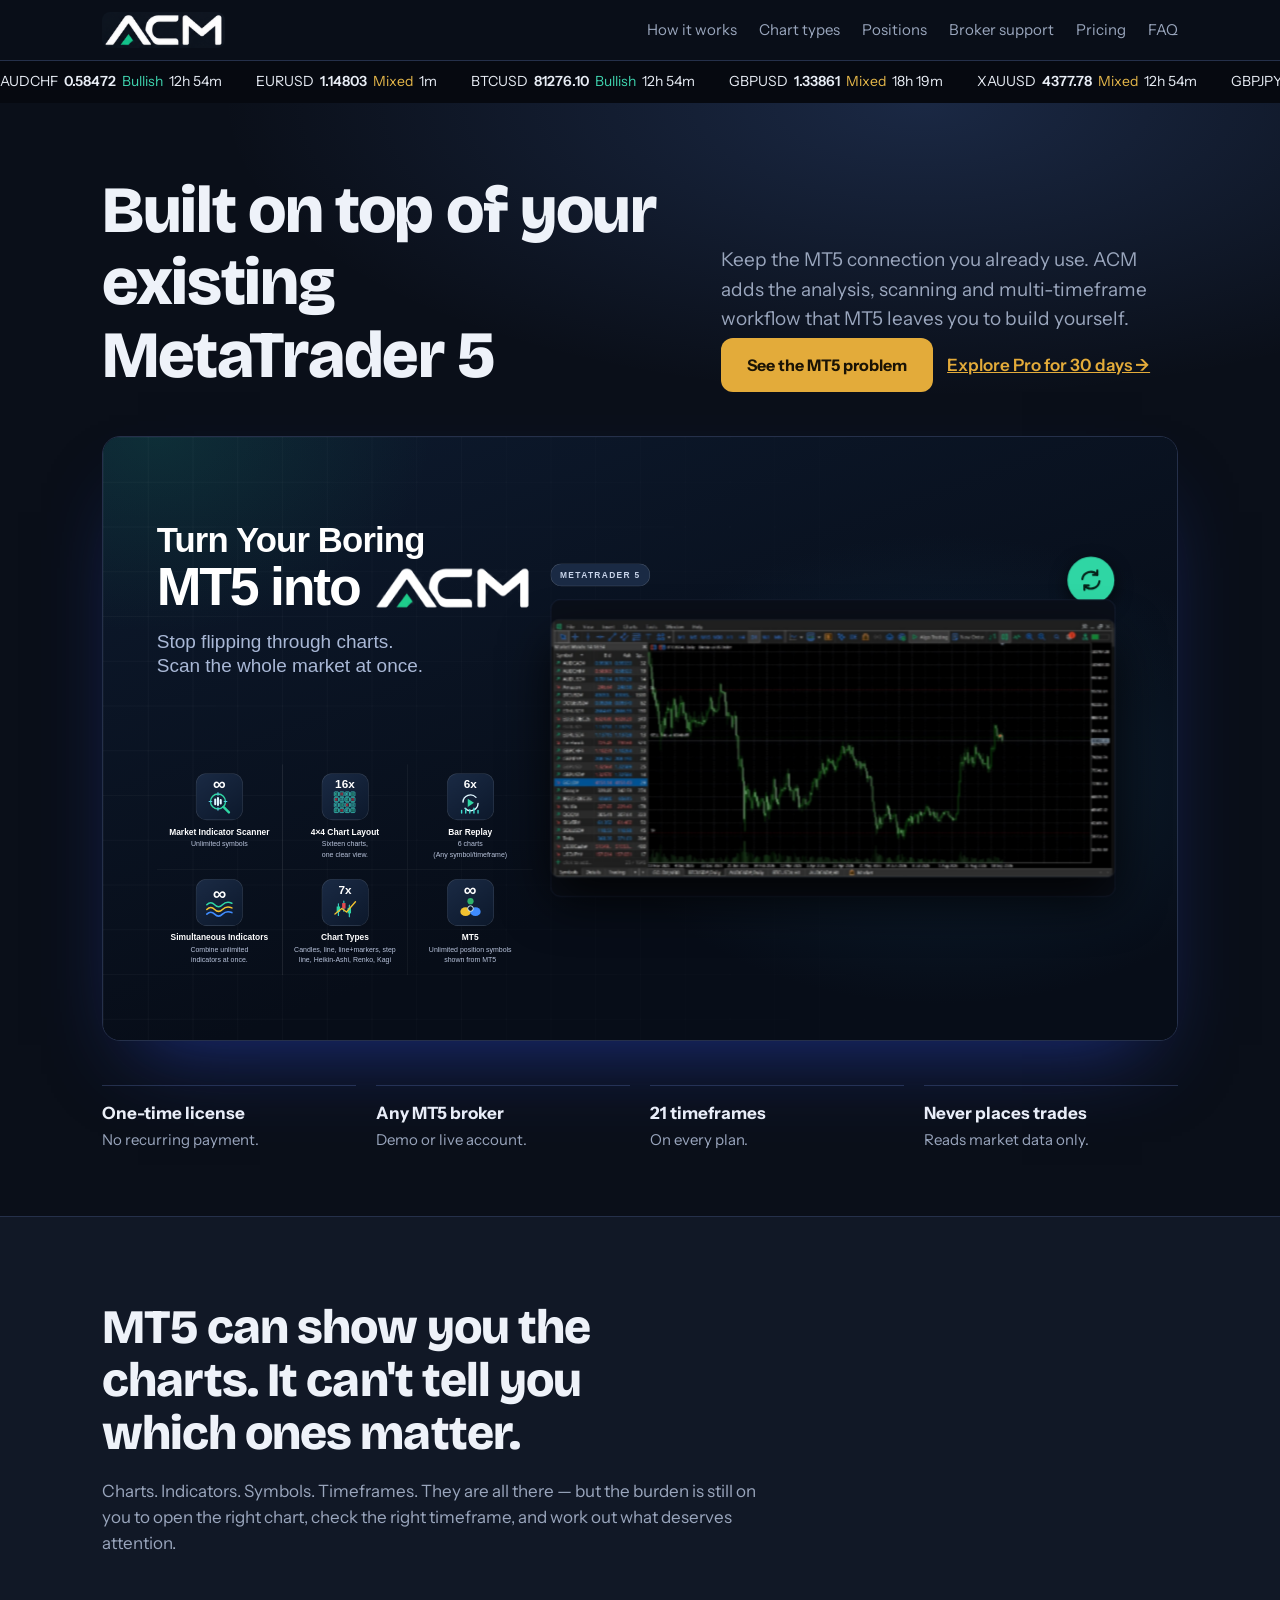
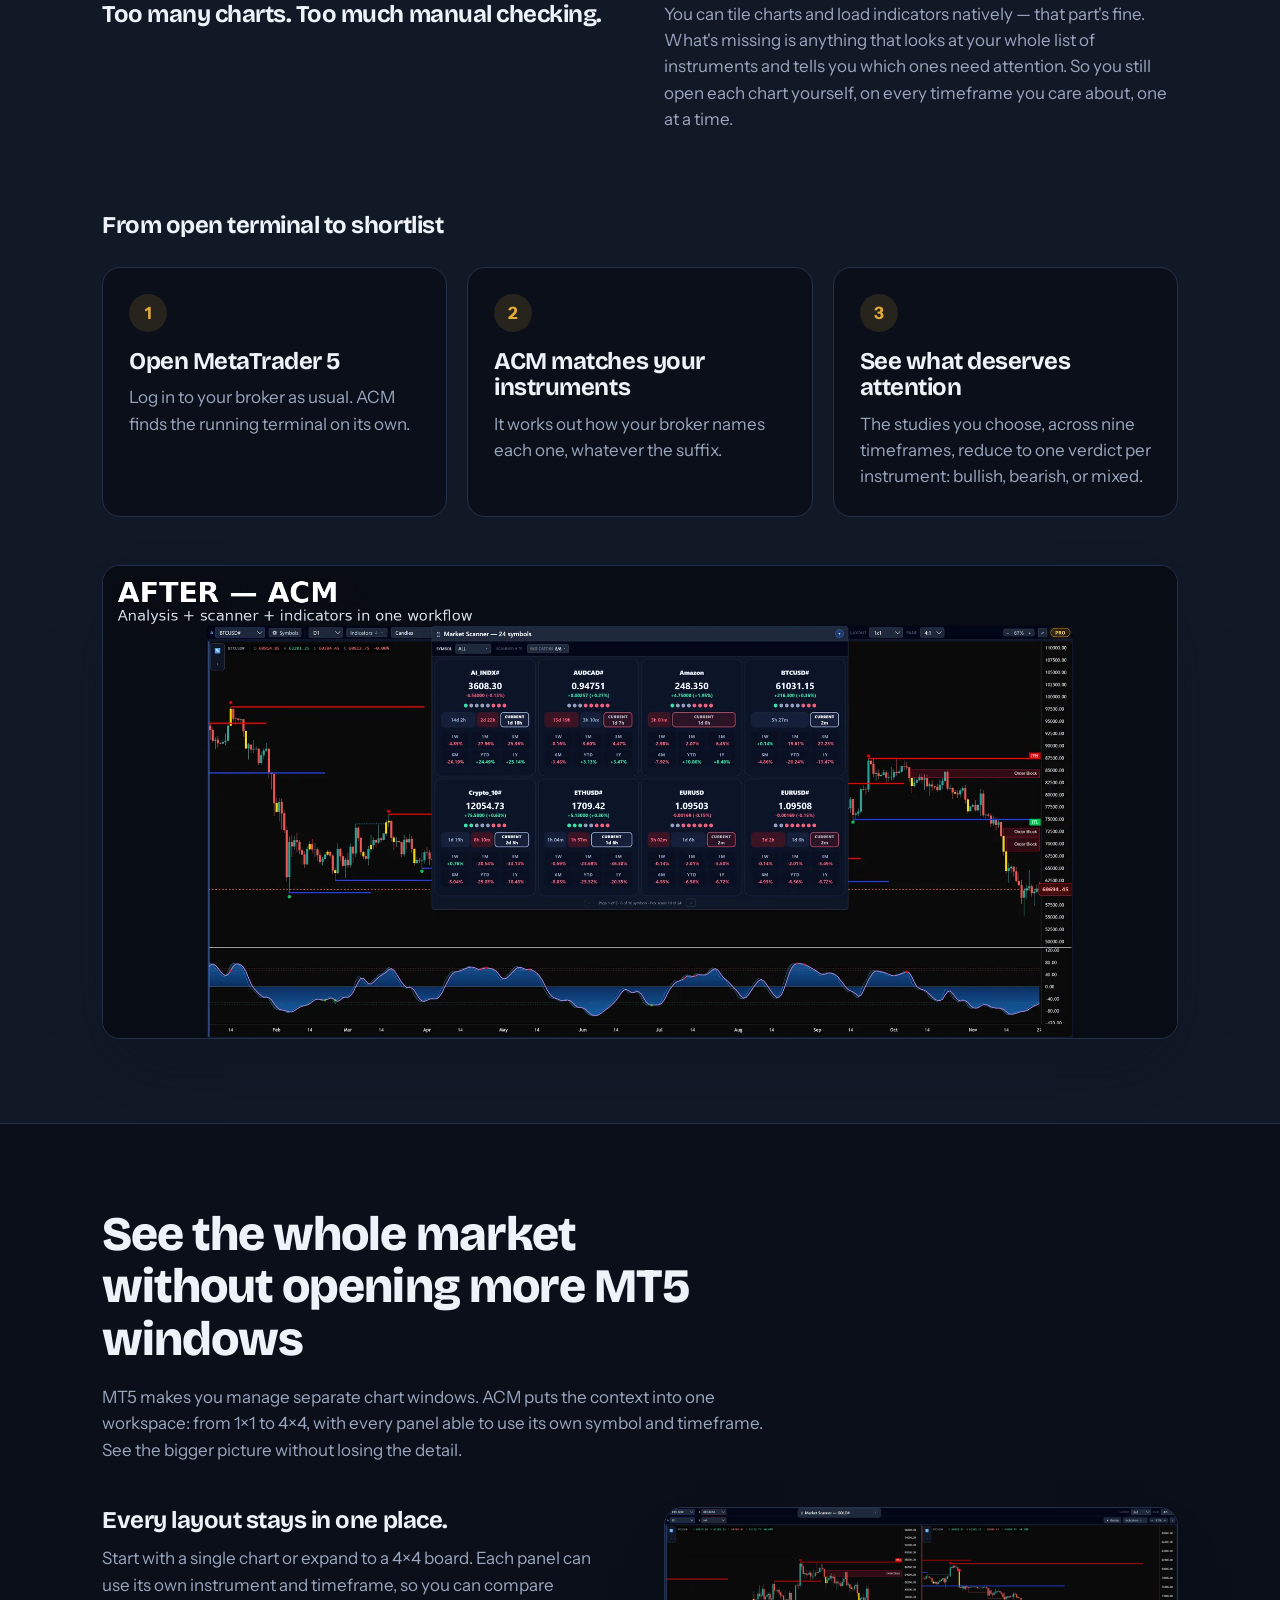
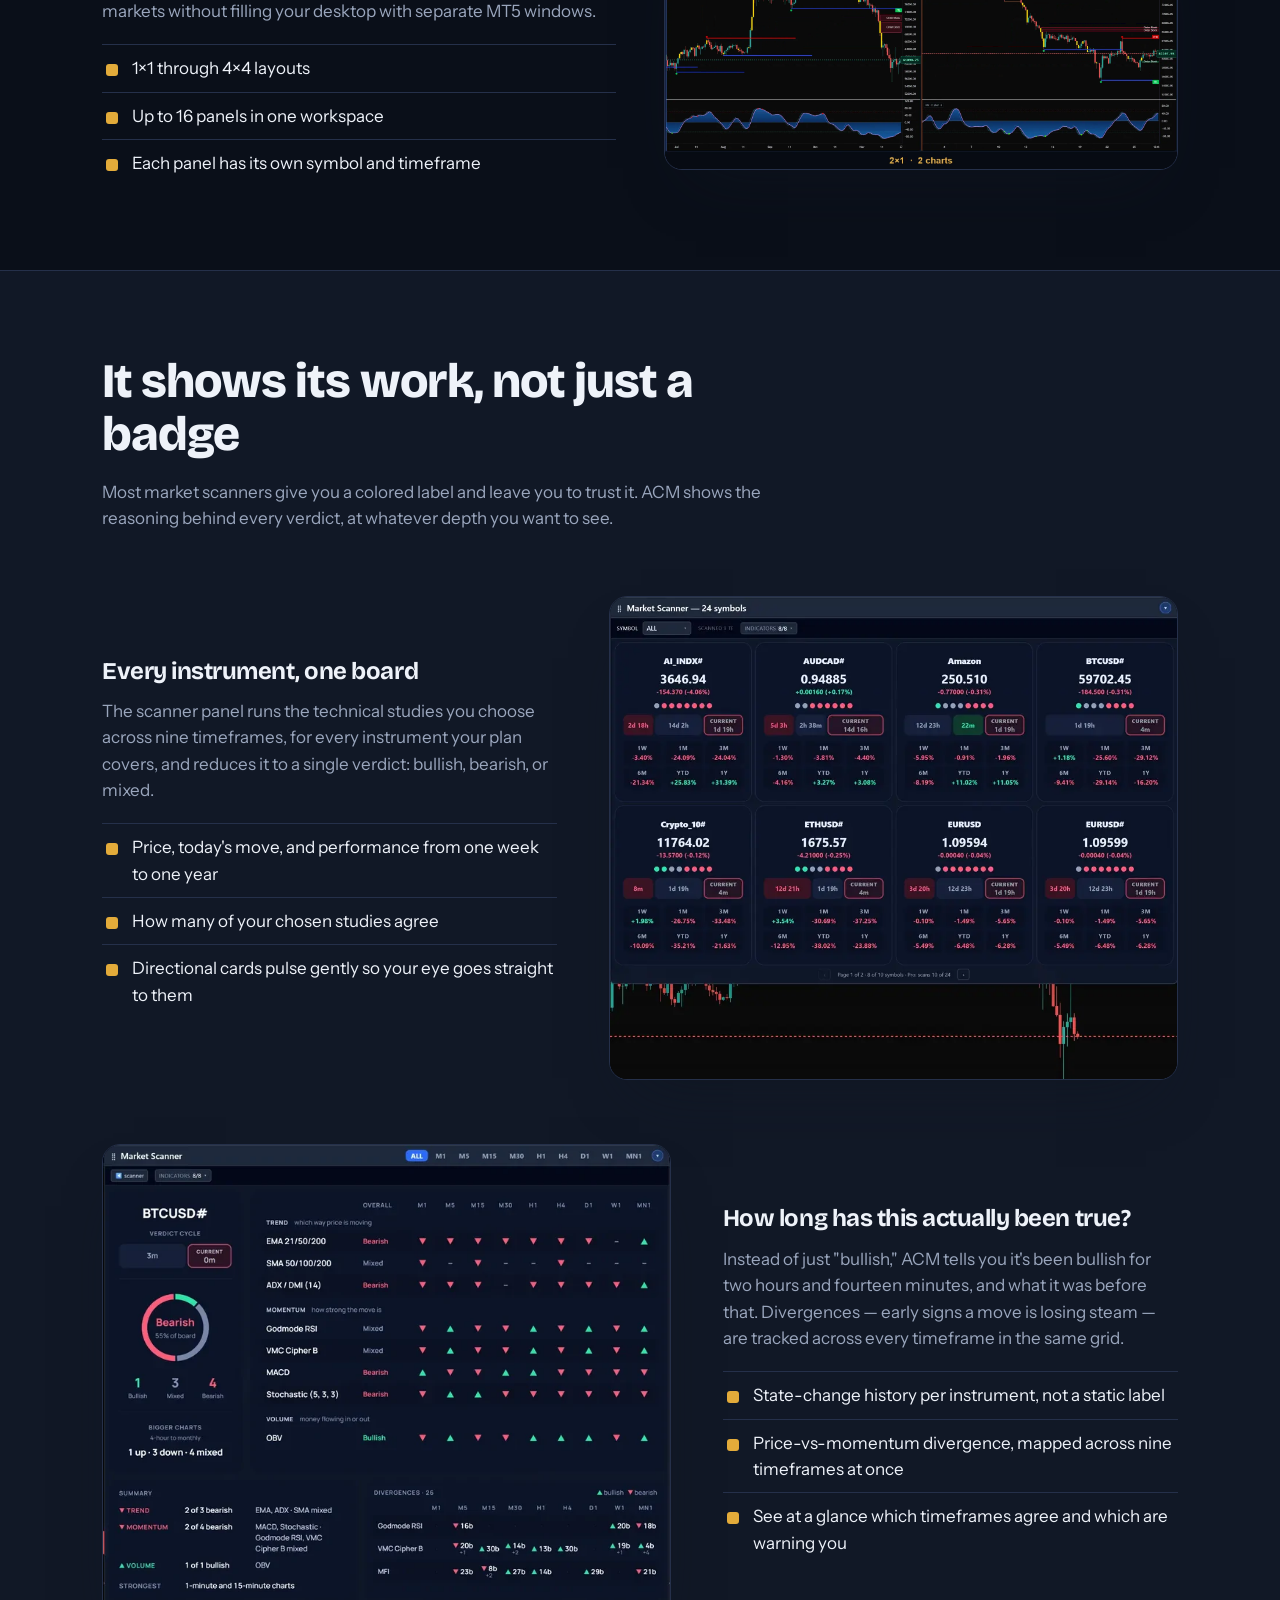
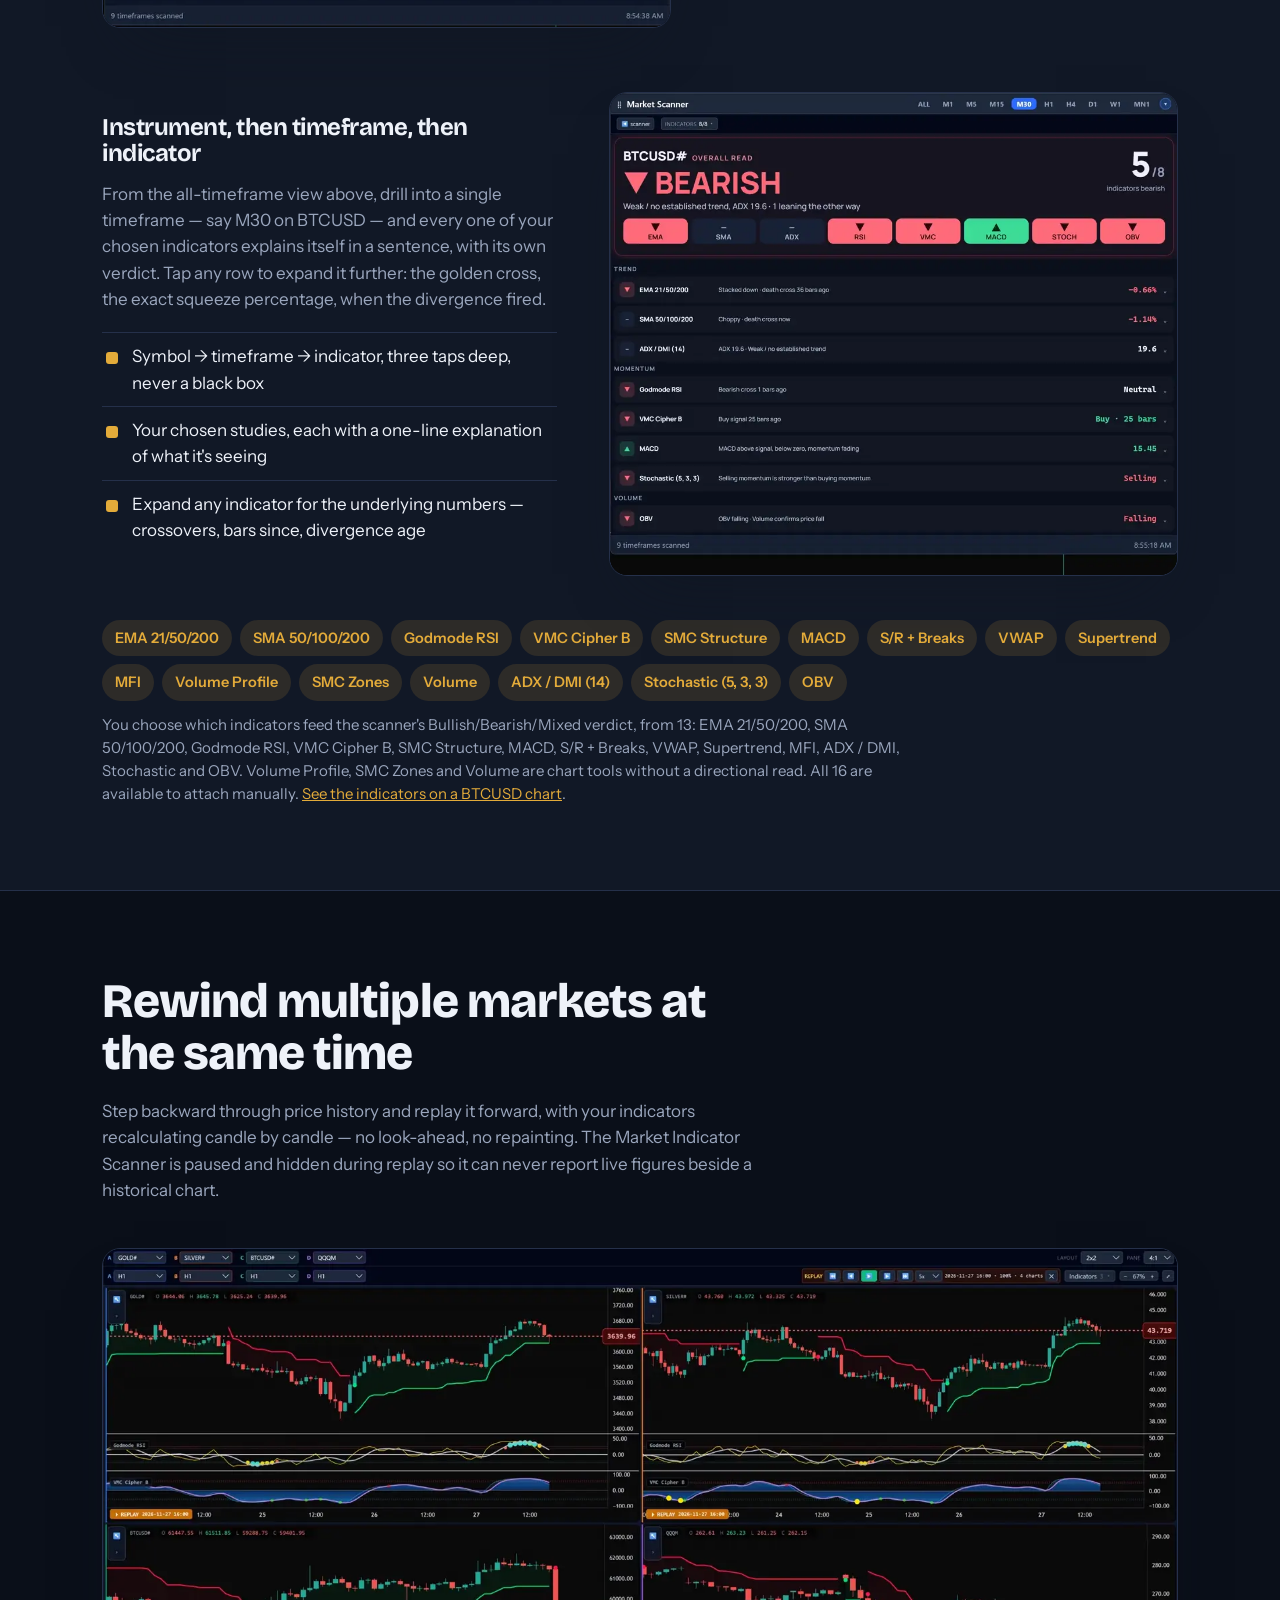
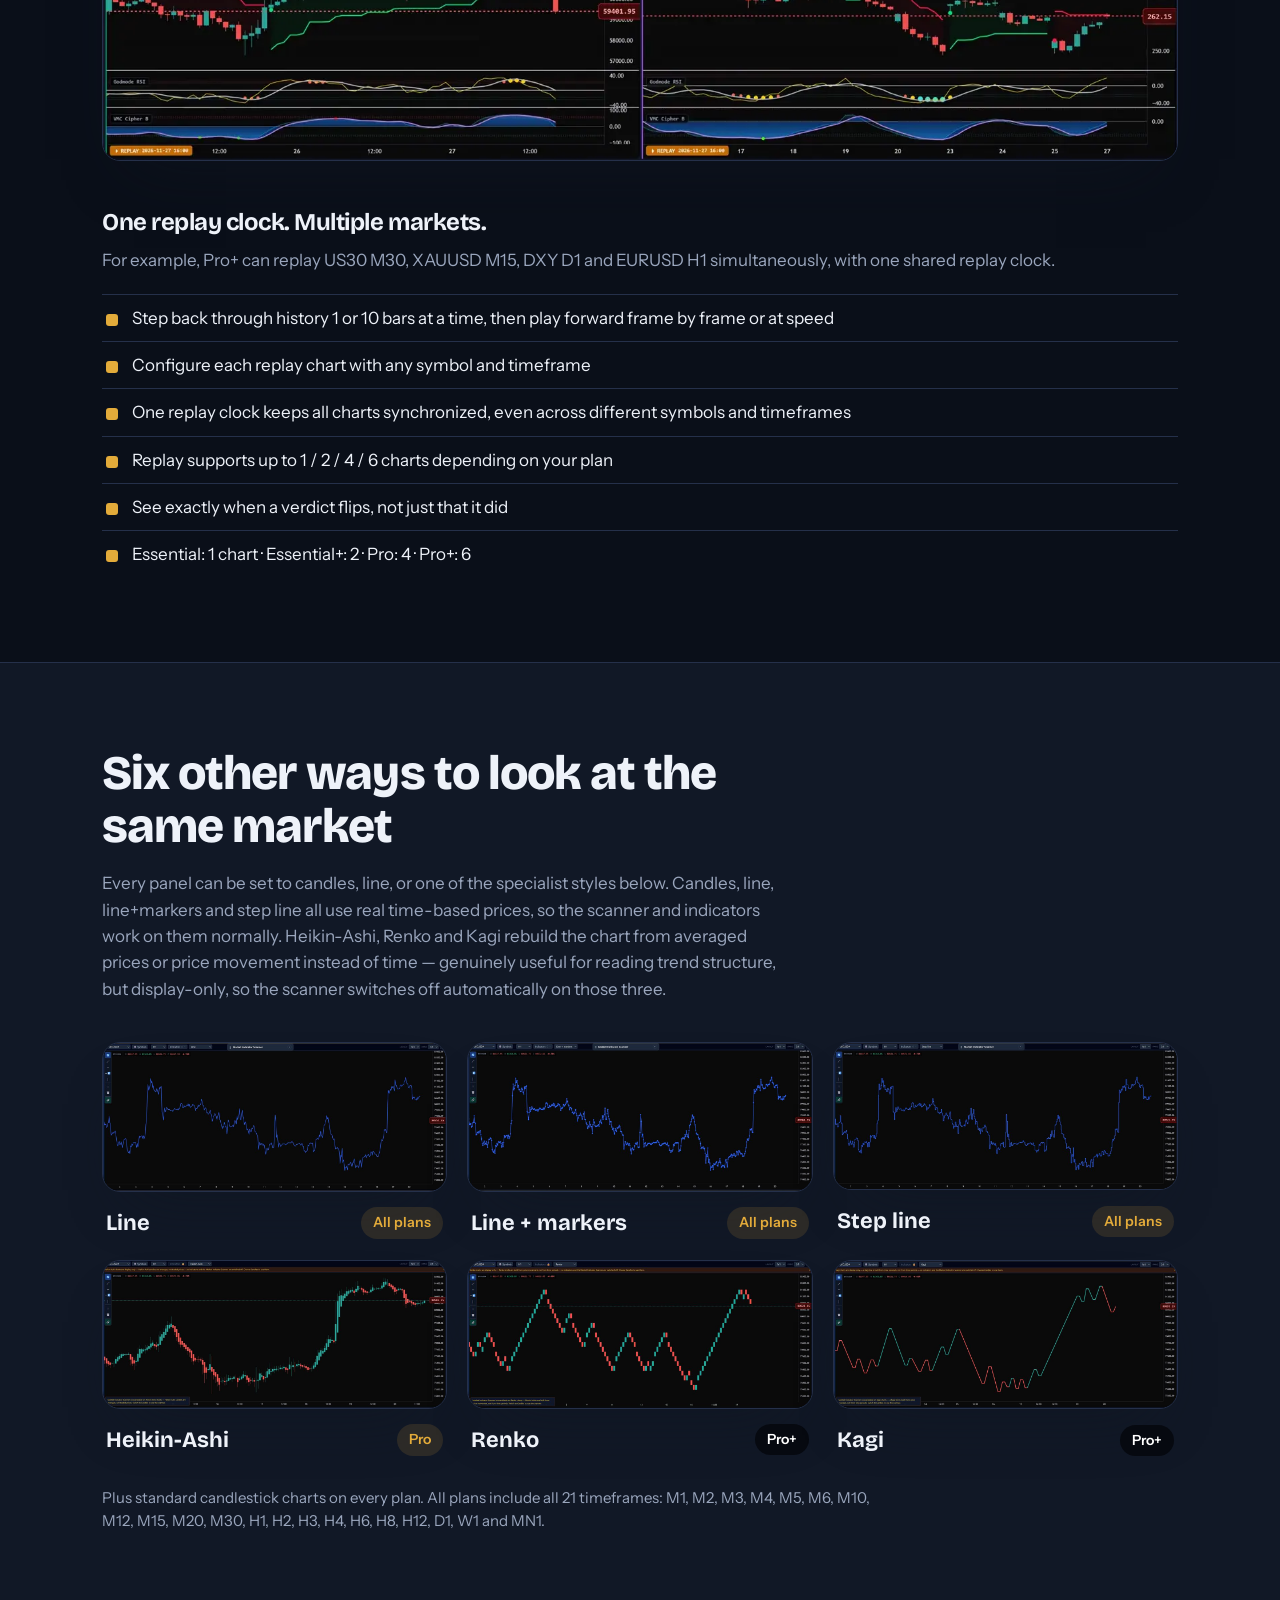
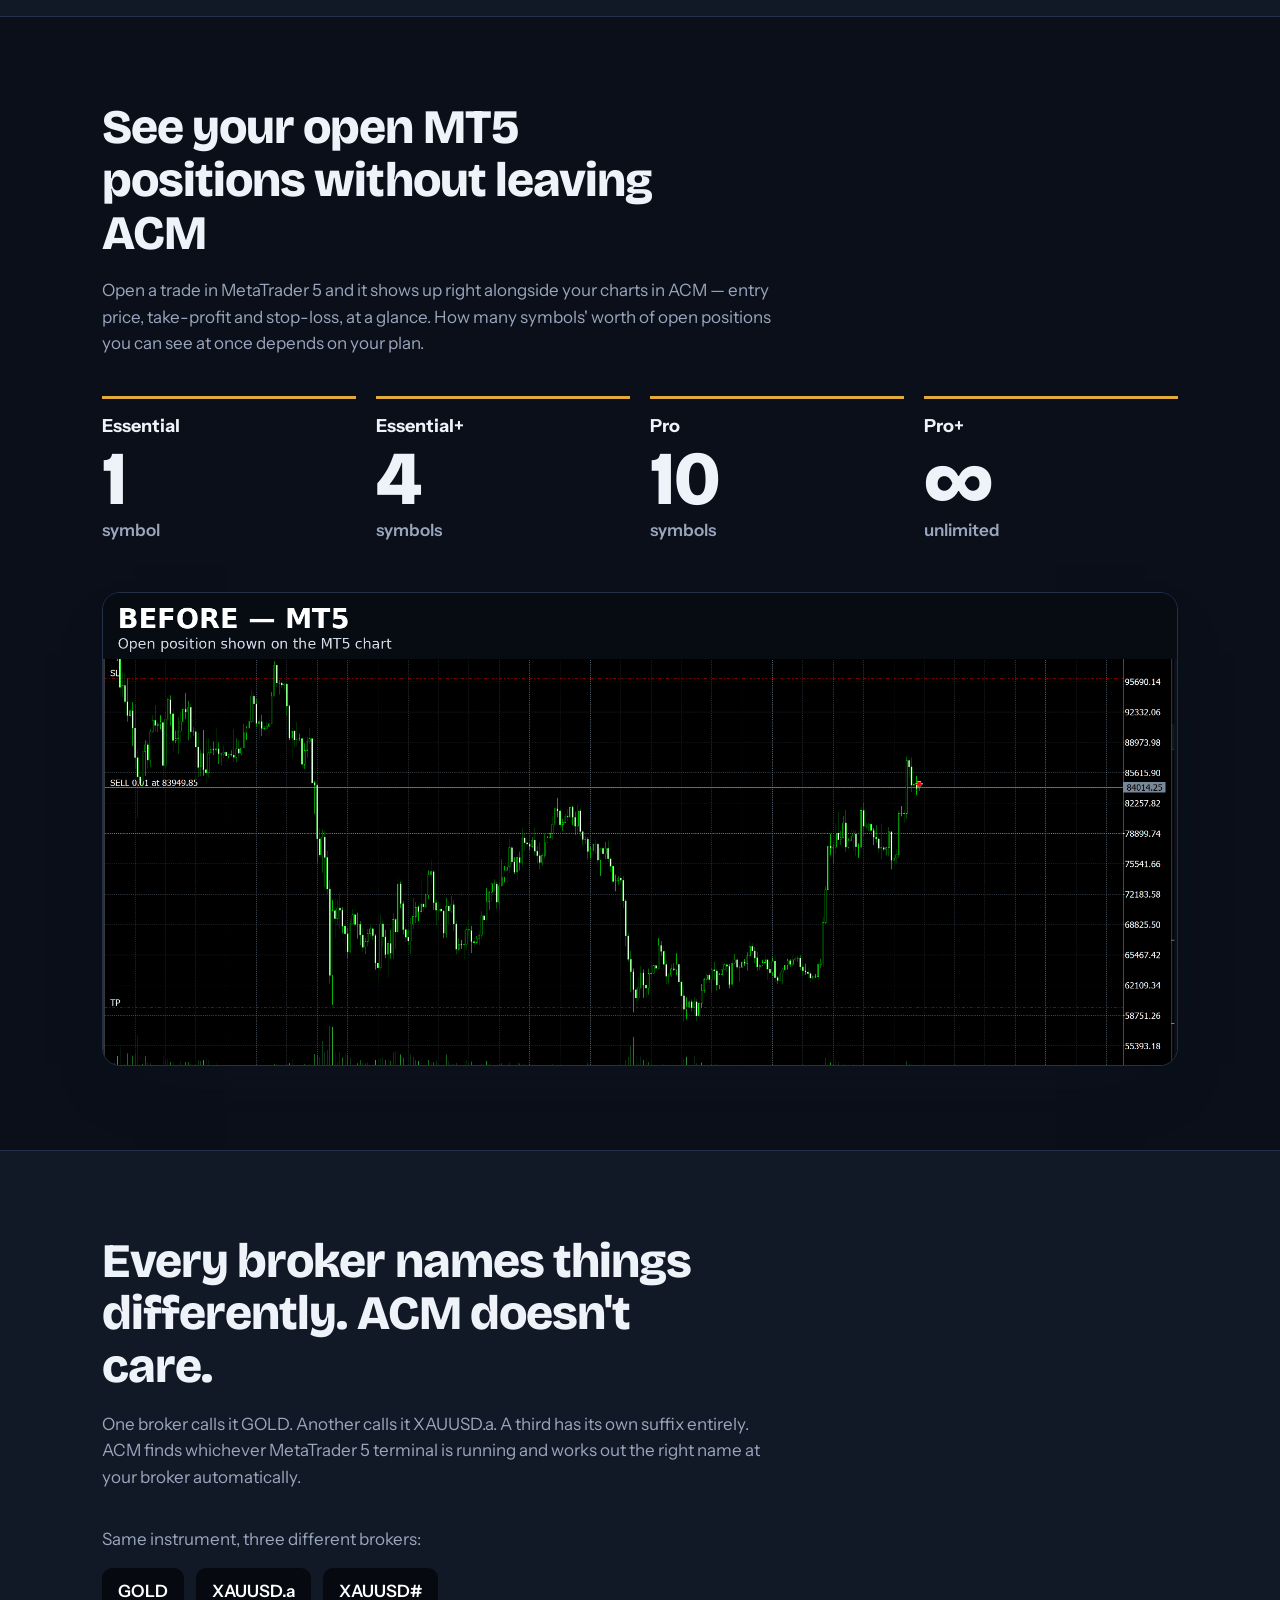
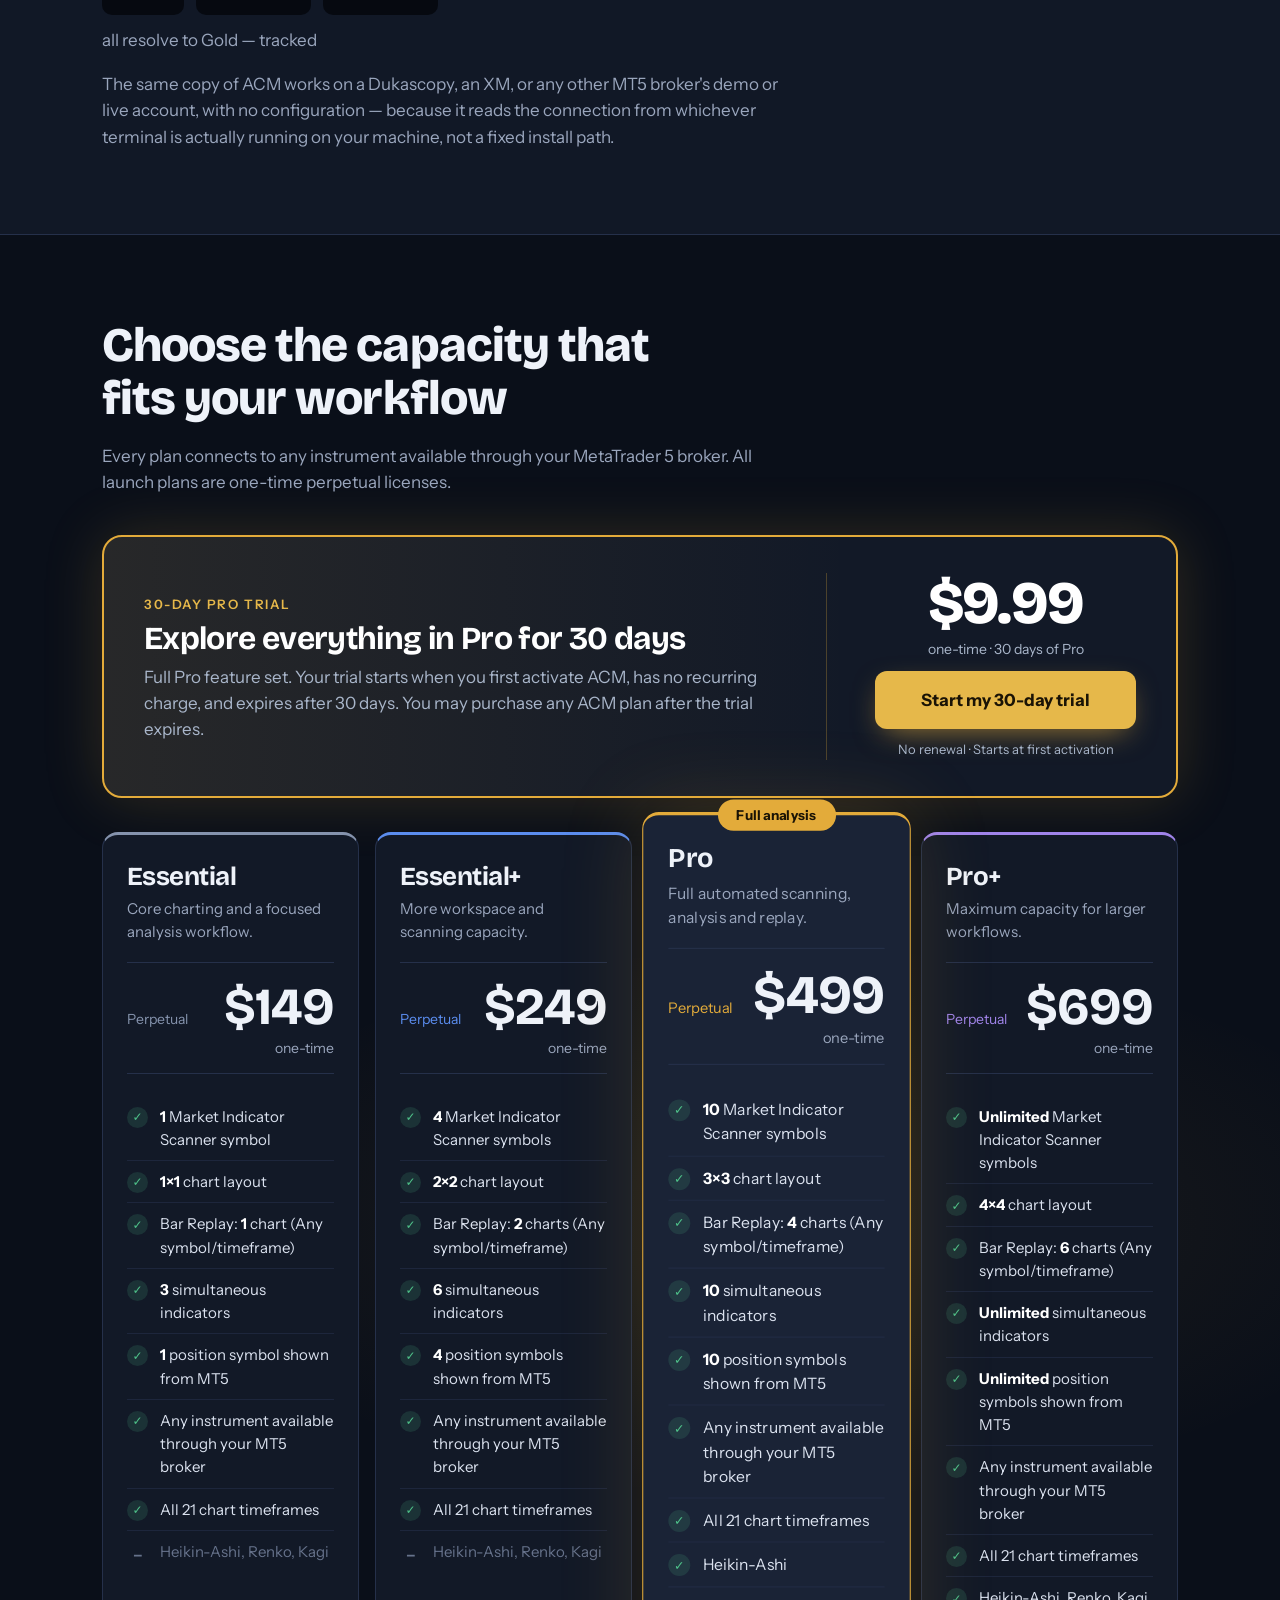
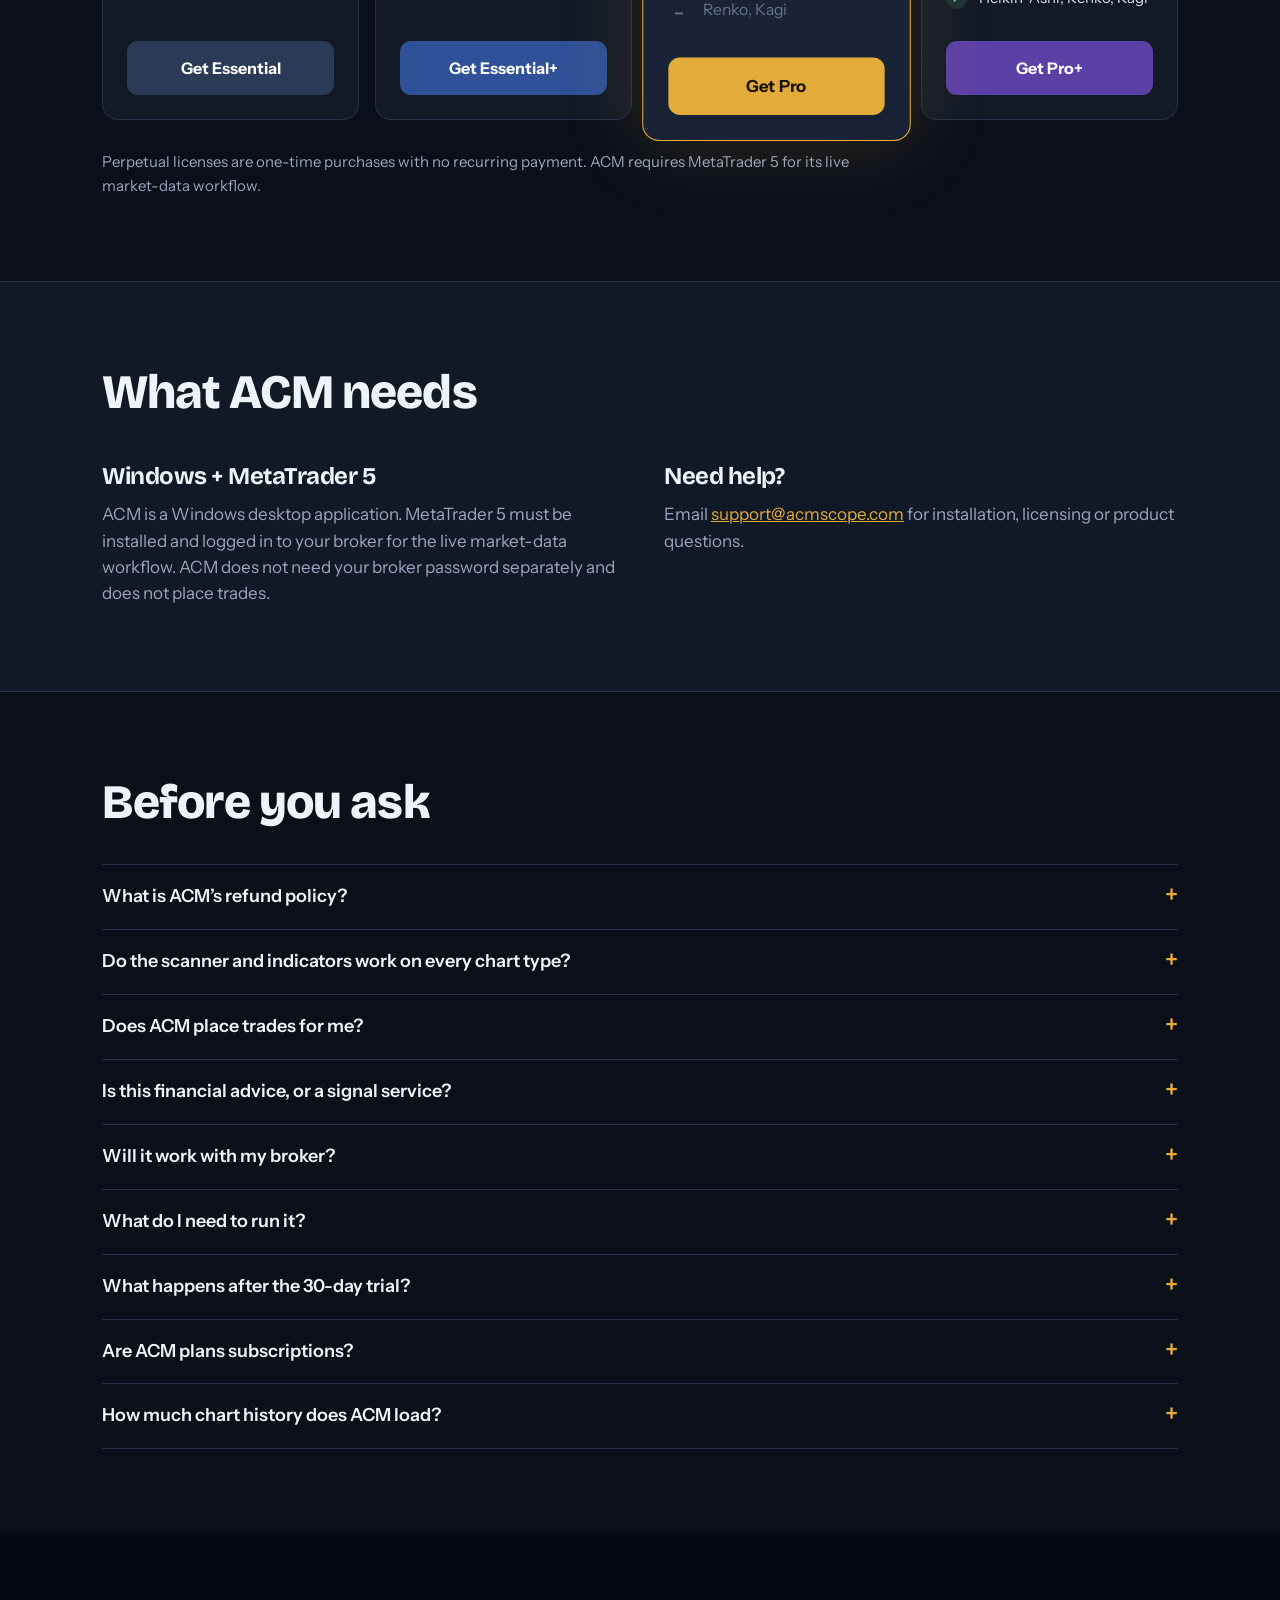
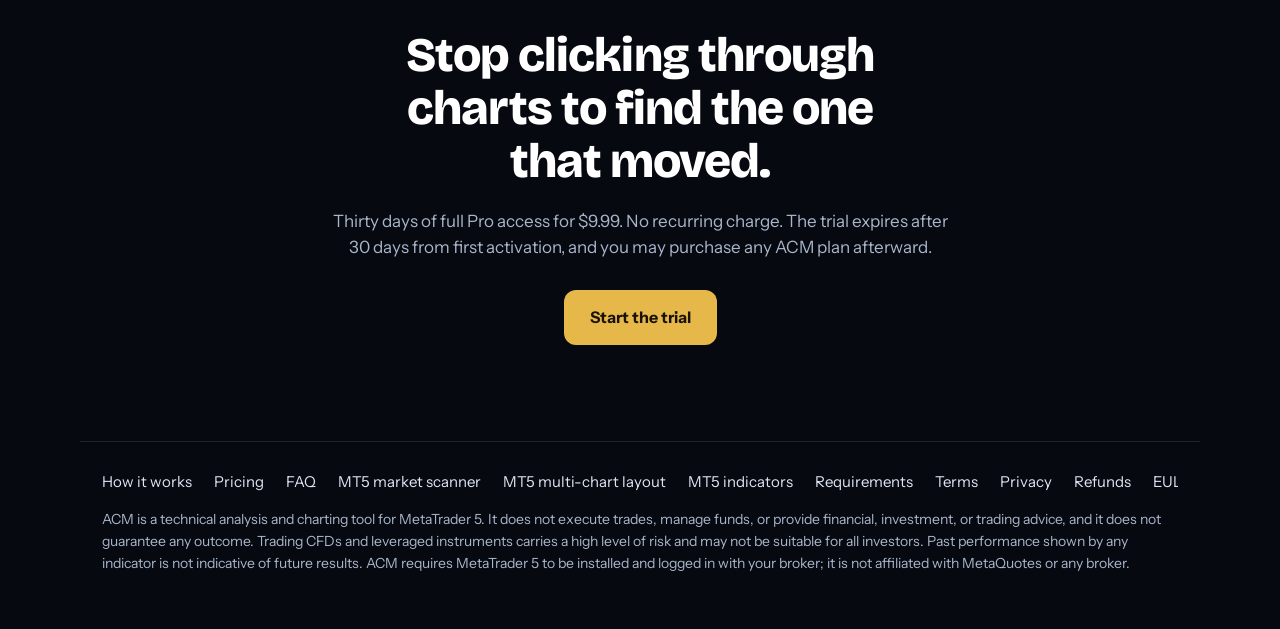
<file: index.html>
<!DOCTYPE html>
<html lang="en">
<head>
<meta charset="utf-8">
<meta name="viewport" content="width=device-width, initial-scale=1, viewport-fit=cover">
<title>ACM — The market scanner for MetaTrader 5</title>
<meta name="description" content="ACM watches every instrument you follow on MetaTrader 5, runs the technical analysis, and shows you which ones deserve your attention right now.">
<link rel="canonical" href="https://acmscope.com/">
<link rel="icon" href="/favicon.ico" sizes="any">
<link rel="icon" type="image/png" sizes="32x32" href="/favicon-32.png">
<link rel="apple-touch-icon" href="/apple-touch-icon.png">
<meta property="og:type" content="website">
<meta property="og:site_name" content="ACM Scope">
<meta property="og:url" content="https://acmscope.com/">
<meta property="og:title" content="ACM — The market scanner for MetaTrader 5">
<meta property="og:description" content="ACM watches every instrument you follow on MetaTrader 5, runs the technical analysis, and shows you which ones deserve your attention right now.">
<meta property="og:image" content="https://acmscope.com/assets/img/og-image.jpg">
<meta property="og:image:width" content="1200">
<meta property="og:image:height" content="628">
<meta property="og:image:alt" content="ACM showing a 4x4 grid of MetaTrader 5 charts with the Market Indicator Scanner">
<meta name="twitter:card" content="summary_large_image">
<meta name="twitter:title" content="ACM — The market scanner for MetaTrader 5">
<meta name="twitter:description" content="ACM watches every instrument you follow on MetaTrader 5, runs the technical analysis, and shows you which ones deserve your attention right now.">
<meta name="twitter:image" content="https://acmscope.com/assets/img/og-image.jpg">
<script type="application/ld+json">
{"@context":"https://schema.org","@graph":[
{"@type":"Organization","@id":"https://acmscope.com/#org","name":"ACMscope Inc.","url":"https://acmscope.com/","logo":"https://acmscope.com/apple-touch-icon.png","email":"support@acmscope.com"},
{"@type":"SoftwareApplication","@id":"https://acmscope.com/#app","name":"ACM","alternateName":"ACM Scope","url":"https://acmscope.com/","description":"ACM watches every instrument you follow on MetaTrader 5, runs the technical analysis, and shows you which ones deserve your attention right now.","applicationCategory":"FinanceApplication","operatingSystem":"Windows","image":"https://acmscope.com/assets/img/og-image.jpg","publisher":{"@id":"https://acmscope.com/#org"}}
]}
</script>
<link rel="preconnect" href="https://fonts.googleapis.com">
<link rel="preconnect" href="https://fonts.gstatic.com" crossorigin>
<link rel="stylesheet" href="https://fonts.googleapis.com/css2?family=Bricolage+Grotesque:wght@600;700;800&family=Instrument+Sans:wght@400;500;600;700&display=swap">
<style>
:root{--bg:#0a0f19;--panel:#111826;--ink:#eef2f9;--mute:#9aa6bd;--line:#25304a;--night:#060910;--bull:#3fd3ae;--bear:#f0645a;--mix:#e6b84a;--acc:#e3ab3a;--accs:rgba(227,171,58,.13);color-scheme:dark;
box-sizing:border-box;padding-top:env(safe-area-inset-top,0px);padding-bottom:env(safe-area-inset-bottom,0px)}
*,*::before,*::after{box-sizing:inherit}
html{scroll-behavior:smooth;scroll-padding-top:70px}
body{margin:0;background:var(--bg);color:var(--ink);font-family:"Instrument Sans",system-ui,-apple-system,"Segoe UI",sans-serif;line-height:1.55;font-size:17px}
h1,h2,h3{font-family:"Bricolage Grotesque","Instrument Sans",sans-serif;letter-spacing:-.02em;line-height:1.1;margin:0}
a{color:inherit}
.w{max-width:1120px;margin:0 auto;padding:0 22px}
header{position:sticky;top:env(safe-area-inset-top,0px);z-index:9;background:color-mix(in srgb,var(--bg) 88%,transparent);backdrop-filter:blur(10px);border-bottom:1px solid var(--line)}
header .w{display:flex;align-items:center;justify-content:space-between;height:60px;gap:16px}
.logo{font-family:"Bricolage Grotesque",sans-serif;font-weight:800;font-size:24px;text-decoration:none;letter-spacing:-.03em}
nav{display:flex;gap:22px;font-size:15px;overflow-x:auto}
nav a{text-decoration:none;color:var(--mute);white-space:nowrap}nav a:hover{color:var(--ink)}
.tick{background:var(--night);color:#e8edf5;overflow:hidden;white-space:nowrap;font-size:14px}
.tick div{display:inline-flex;gap:34px;padding:10px 0;animation:slide 40s linear infinite}
.tick span b{margin:0 6px;font-weight:600}
.tick i{font-style:normal;margin-right:6px}
.bullish{color:var(--bull)}.mixed{color:var(--mix)}.bearish{color:var(--bear)}
.tick .bullish{color:#3fd3ae}.tick .mixed{color:#e6b84a}
@keyframes slide{to{transform:translateX(-50%)}}
@media (prefers-reduced-motion:reduce){.tick div{animation:none}.dot{animation:none!important}}
.hero{padding:72px 0 64px}
.hero .w{display:grid;grid-template-columns:1.05fr 1fr;gap:48px;align-items:center}
h1{font-size:clamp(38px,5.4vw,66px);font-weight:800}
.hero p{color:var(--mute);font-size:19px;max-width:46ch;margin:22px 0 30px}
.btn{display:inline-block;background:var(--acc);color:#1a1305;font-weight:700;padding:15px 26px;border-radius:12px;text-decoration:none;border:0;font-size:16px}
.btn:hover{background:#fff;color:#1a1305}.btn:focus-visible,a:focus-visible,summary:focus-visible{outline:3px solid var(--acc);outline-offset:3px}
.board{background:var(--night);border-radius:20px;padding:10px;box-shadow:0 30px 60px -30px rgba(15,22,32,.55)}
.row{display:grid;grid-template-columns:1fr auto auto;gap:14px;align-items:center;padding:14px 16px;border-radius:12px;color:#e8edf5;font-size:16px}
.row+.row{border-top:1px solid rgba(255,255,255,.07)}
.row .s{font-weight:700}.row .s small{display:block;font-weight:500;color:#9fb0c8;font-size:14px}
.pill{font-weight:700;font-size:14px;padding:5px 12px;border-radius:99px;display:inline-flex;align-items:center;gap:7px}
.pill.bullish{background:rgba(63,211,174,.14);color:#3fd3ae}.pill.mixed{background:rgba(230,184,74,.14);color:#e6b84a}
.dot{width:8px;height:8px;border-radius:50%;background:currentColor;animation:pulse 2s ease-in-out infinite}
@keyframes pulse{50%{opacity:.25}}
.row.up{background:rgba(63,211,174,.07)}
section{padding:84px 0}
section.alt{background:var(--panel);border-block:1px solid var(--line)}
h2{font-size:clamp(30px,3.9vw,48px);font-weight:800;max-width:20ch}
.lede{color:var(--mute);max-width:62ch;margin:18px 0 0}
.two{display:grid;grid-template-columns:1fr 1fr;gap:48px;margin-top:44px;align-items:start}
h3{font-size:24px;font-weight:700}
.two p{color:var(--mute);margin:12px 0 0}
ul.b{list-style:none;padding:0;margin:20px 0 0}
ul.b li{padding:10px 0 10px 30px;position:relative;border-top:1px solid var(--line)}
ul.b li::before{content:"";position:absolute;left:4px;top:19px;width:12px;height:12px;border-radius:3px;background:var(--acc)}
.grid16{display:grid;grid-template-columns:repeat(4,1fr);gap:8px;background:var(--night);padding:14px;border-radius:18px}
.grid16 i{aspect-ratio:1.5;border-radius:6px;background:#1c2738;display:block}
.grid16 i:nth-child(5n+1){background:linear-gradient(135deg,#1c2738,#2b4bdb)}
.grid16 i:nth-child(7n+2){background:linear-gradient(135deg,#1c2738,#0e9a78)}
.three{display:grid;grid-template-columns:repeat(3,1fr);gap:20px;margin-top:44px}
.card{background:var(--bg);border:1px solid var(--line);border-radius:18px;padding:26px}
.card p{color:var(--mute);margin:12px 0 0}
.chips{display:flex;flex-wrap:wrap;gap:8px;margin:44px 0 12px}
.chips span{background:var(--accs);color:var(--acc);font-weight:600;font-size:14.5px;padding:7px 13px;border-radius:99px}
.note{color:var(--mute);font-size:15px;max-width:80ch;margin:0}
.types{display:grid;grid-template-columns:repeat(3,1fr);gap:20px;margin-top:40px}
.type{background:var(--panel);border:1px solid var(--line);border-radius:18px;padding:22px 24px;display:flex;justify-content:space-between;align-items:center;font-family:"Bricolage Grotesque",sans-serif;font-weight:700;font-size:22px}
.type em{font-family:"Instrument Sans",sans-serif;font-style:normal;font-size:14px;font-weight:600;padding:5px 12px;border-radius:99px;background:var(--accs);color:var(--acc)}
.type.x em{background:var(--night);color:#fff}
.stats{display:grid;grid-template-columns:repeat(4,1fr);gap:20px;margin-top:40px}
.stat{border-top:3px solid var(--acc);padding-top:14px}
.stat .n{font-family:"Bricolage Grotesque",sans-serif;font-size:76px;font-weight:800;line-height:1}
.stat div:last-child{color:var(--mute);font-weight:600}.stat b{display:block;font-size:18px}
.map{display:flex;flex-wrap:wrap;align-items:center;gap:12px;margin-top:36px}
.map span{background:var(--night);color:#fff;font-weight:600;padding:10px 16px;border-radius:10px}
.map p{margin:0;flex-basis:100%;color:var(--mute)}
.trial{display:flex;flex-wrap:wrap;gap:18px 30px;justify-content:space-between;align-items:center;margin-top:40px;background:var(--night);color:#e8edf5;border-radius:20px;padding:28px 32px}
.trial small{color:#e6b84a;font-weight:600;font-size:15px}.trial h3{margin:4px 0 8px;color:#fff}.trial p{margin:0;color:#a9b6ca;max-width:64ch}
.trial a{background:#e6b84a;color:#1a1305;font-weight:700;padding:14px 24px;border-radius:12px;text-decoration:none}
.plans{display:grid;grid-template-columns:repeat(4,1fr);gap:16px;margin-top:34px;align-items:stretch}
.plan{position:relative;background:var(--panel);border:1px solid var(--line);border-radius:20px;padding:26px 22px;display:flex;flex-direction:column}
.plan.pro{border:2px solid var(--acc);transform:scale(1.04);box-shadow:0 30px 60px -30px rgba(43,75,219,.5)}
.plan .badge{position:absolute;top:-14px;left:22px;background:var(--acc);color:#fff;font-weight:700;font-size:13px;padding:4px 14px;border-radius:99px}
.plan h3{font-size:26px}.plan .t{color:var(--mute);font-size:15px;margin:6px 0 18px;min-height:46px}
.pr{padding:14px 0;border-block:1px solid var(--line);display:flex;align-items:baseline;justify-content:space-between;color:var(--mute);font-size:14px}
.pr b{font-family:"Bricolage Grotesque",sans-serif;font-size:46px;color:var(--ink);letter-spacing:-.03em}
.plan ul{list-style:none;padding:0;margin:14px 0 22px;flex:1;font-size:15px}
.plan li{padding:7px 0 7px 26px;position:relative}
.plan li::before{content:"✓";position:absolute;left:0;color:var(--bull);font-weight:700}
.plan li.n{color:var(--mute);opacity:.7}.plan li.n::before{content:"–";color:var(--mute)}
.plan .btn{text-align:center;background:var(--accs);color:var(--acc)}
.plan.pro .btn{background:var(--acc);color:#fff}.plan .btn:hover{background:var(--ink);color:var(--bg)}
details{border-top:1px solid var(--line);padding:18px 0}details:last-of-type{border-bottom:1px solid var(--line)}
summary{cursor:pointer;font-weight:600;font-size:18px;list-style:none;display:flex;justify-content:space-between;gap:20px}
summary::after{content:"+";font-size:24px;line-height:1;color:var(--acc)}details[open] summary::after{content:"–"}
details p{color:var(--mute);margin:12px 0 0;max-width:72ch}
.cta{background:var(--night);color:#fff;text-align:center;padding:96px 0}
.cta h2{margin:0 auto;max-width:18ch;color:#fff}.cta p{color:#a9b6ca;max-width:56ch;margin:20px auto 30px}
.cta .btn{background:#e6b84a;color:#1a1305}
footer{background:var(--night);color:#a9b6ca;padding:0 0 40px;font-size:14px}
footer .w{border-top:1px solid rgba(255,255,255,.1);padding-top:28px}
footer nav{margin-bottom:16px;color:#fff}footer nav a{color:#dfe6f2}
#pricing{background:radial-gradient(900px 400px at 62% 60%,rgba(227,171,58,.09),transparent 70%),#0a0f19;color:#eef2f9}
#pricing .lede,#pricing .note{color:#9aa6bd}
#pricing .trial{border:1px solid #25304a;background:linear-gradient(90deg,rgba(227,171,58,.10),transparent 70%),#121927}
#pricing .trial{display:grid;grid-template-columns:1fr auto;gap:0 56px;align-items:center;border:2px solid var(--acc);box-shadow:0 0 60px rgba(227,171,58,.18);padding:36px 40px}
.trial small{letter-spacing:.12em;font-size:13px}
.trial h3{font-size:32px}
#pricing .trial p{max-width:58ch;font-size:17px}
.tcta{display:flex;flex-direction:column;align-items:stretch;gap:10px;width:310px;padding-left:48px;border-left:1px solid rgba(227,171,58,.28);text-align:center}
.tprice b{display:block;font-family:"Bricolage Grotesque",sans-serif;font-size:60px;font-weight:800;line-height:1;color:#fff;letter-spacing:-.03em}
.tprice em{display:block;font-style:normal;font-size:14px;color:#a9b6ca;margin-top:6px}
.tcta span{font-size:13px;color:#a9b6ca}
#pricing .trial .tcta a{display:block;font-size:17px;padding:16px 20px;box-shadow:0 10px 30px -10px rgba(227,171,58,.7);transition:transform .15s}
#pricing .trial .tcta a:hover{transform:translateY(-2px);background:#fff}
@media (max-width:860px){#pricing .trial{grid-template-columns:1fr;gap:28px;padding:28px 24px}.tcta{width:auto;padding:24px 0 0;border-left:0;border-top:1px solid rgba(227,171,58,.28)}}
#pricing .plan{--a:#8593ad;background:#121927;border:1px solid #25304a;border-top:3px solid var(--a);border-radius:16px;padding:28px 24px 24px}
#pricing .plan:nth-child(2){--a:#5b8def}#pricing .plan:nth-child(3){--a:#e3ab3a}#pricing .plan:nth-child(4){--a:#a084ea}
#pricing .plan.pro{background:#1a2336;border-color:#e3ab3a;transform:scale(1.045);z-index:1;box-shadow:0 0 80px rgba(227,171,58,.18)}
#pricing .plan .badge{background:#e3ab3a;color:#1a1305;left:50%;transform:translateX(-50%);top:-15px;padding:5px 18px}
#pricing .plan h3{color:#eef2f9}#pricing .plan .t{color:#9aa6bd}
.pricebox{display:flex;align-items:baseline;justify-content:space-between;gap:8px;padding:18px 0;border-block:1px solid #25304a;margin-bottom:8px}
.pricebox .k{font-size:14px;color:var(--a)}
.pricebox .price{font-family:"Bricolage Grotesque",sans-serif;font-size:52px;font-weight:700;line-height:1;letter-spacing:-.02em;color:#eef2f9}
.pricebox .price span{font-family:"Instrument Sans",sans-serif;font-size:14px;font-weight:400;color:#9aa6bd;letter-spacing:0;display:block;margin:8px 0 0;text-align:right}
#pricing .plan li{color:#dbe2ef;padding:9px 0 9px 33px;border-bottom:1px solid rgba(37,48,74,.6)}
#pricing .plan li:last-child{border-bottom:0}#pricing .plan li b{color:#fff}
#pricing .plan li::before{width:21px;height:21px;border-radius:50%;background:rgba(79,195,138,.15);color:#4fc38a;font-size:12px;display:grid;place-items:center;top:11px}
#pricing .plan li.n{color:#66728b;opacity:1}#pricing .plan li.n::before{content:"–";background:none;color:#66728b;font-size:16px}
#pricing .plan .btn{background:#2b3a57;color:#fff;padding:15px;border-radius:11px}
#pricing .plan:nth-child(2) .btn{background:#2f5197}#pricing .plan:nth-child(4) .btn{background:#5b41a6}
#pricing .plan.pro .btn{background:#e3ab3a;color:#1a1305}#pricing .plan .btn:hover{filter:brightness(1.14)}
.logo img{height:36px;width:auto;display:block;border-radius:8px}
.hero .w{display:block}.hh{display:grid;grid-template-columns:1.25fr 1fr;gap:48px;align-items:end;margin-bottom:44px}.hh p{margin:0 0 4px}
.media{border-radius:18px;overflow:hidden;border:1px solid var(--line);background:#05080d;box-shadow:0 30px 60px -32px rgba(15,22,32,.6)}
.media img,.media video{display:block;width:100%;height:auto}
.hero .media{box-shadow:0 40px 80px -36px rgba(43,75,219,.55)}
.srow{display:grid;grid-template-columns:1fr 1.25fr;gap:52px;align-items:center;margin-top:64px}.srow.rev{grid-template-columns:1.25fr 1fr}.srow.rev>.media{order:-1}
.srow p{color:var(--mute);margin:14px 0 0}
.types .type{display:block;padding:0;background:none;border:0;margin:0}
.types figcaption{display:flex;justify-content:space-between;align-items:center;padding:14px 4px 0;font-family:"Bricolage Grotesque",sans-serif;font-weight:700;font-size:22px}
.after{margin-top:48px}
@media (max-width:960px){.hh,.srow,.srow.rev{grid-template-columns:1fr;gap:28px}.srow.rev>.media{order:0}}
.hero{background:radial-gradient(1000px 420px at 72% 0%,rgba(91,141,239,.20),transparent 70%)}
.navcta{background:var(--acc);color:#1a1305;font-weight:700;font-size:14px;padding:9px 16px;border-radius:10px;text-decoration:none;white-space:nowrap}
.navcta:hover{background:#fff}
a[href^="mailto"]{color:var(--acc)}
.facts{display:grid;grid-template-columns:repeat(4,1fr);gap:20px;margin-top:44px}
.facts div{border-top:1px solid var(--line);padding-top:14px}.facts b{display:block;font-size:17px}.facts span{color:var(--mute);font-size:15px}
.steps{display:grid;grid-template-columns:repeat(3,1fr);gap:20px;margin-top:28px}
.step{background:var(--bg);border:1px solid var(--line);border-radius:18px;padding:26px}
.step i{font-style:normal;display:grid;place-items:center;width:38px;height:38px;border-radius:50%;background:var(--accs);color:var(--acc);font-weight:800;margin-bottom:16px}
.step p{color:var(--mute);margin:10px 0 0}
@media (max-width:960px){.facts{grid-template-columns:repeat(2,1fr)}.steps{grid-template-columns:1fr}}
@media (max-width:960px){.hero .w,.two{grid-template-columns:1fr}.three,.types{grid-template-columns:1fr}.stats,.plans{grid-template-columns:repeat(2,1fr)}.plan.pro{transform:none}}
@media (max-width:560px){.stats,.plans{grid-template-columns:1fr}header nav{display:none}}

/* ACM animated hero (scoped) */
#acm-hero{width:100%;position:relative;overflow:hidden;background:#070d18;border-radius:18px;border:1px solid var(--line);box-shadow:0 40px 80px -36px rgba(43,75,219,.55)}#acm-hero *{box-sizing:border-box;margin:0}#acm-hero h3,#acm-hero p,#acm-hero em{font-family:inherit;letter-spacing:normal;line-height:normal;max-width:none}#acm-hero .item h3{font-size:15px;font-weight:700;margin-bottom:6px}#acm-hero .item p{color:#b9c4dc;font-size:12.5px;line-height:1.4}#acm-hero .h .c{font-family:inherit}#acm-hero #acm-stage{position:absolute;left:0;top:0;width:1920px;height:1080px;transform-origin:0 0;overflow:hidden;color:#fff;font-family:"Helvetica Neue",Arial,"Liberation Sans",sans-serif}#acm-hero .bg{position:absolute;inset:0;background:radial-gradient(900px 600px at 78% 55%,#1b4a6a55,transparent 70%),radial-gradient(700px 500px at 5% 0%,#12805f33,transparent 70%),linear-gradient(160deg,#0d1a2e,#070d18 65%)}#acm-hero .grid{position:absolute;inset:0;background-image:linear-gradient(#ffffff08 1px,transparent 1px),linear-gradient(90deg,#ffffff08 1px,transparent 1px);background-size:80px 80px;-webkit-mask-image:linear-gradient(90deg,#000,transparent 85%);mask-image:linear-gradient(90deg,#000,transparent 85%)}#acm-hero .h{position:absolute;left:96px;top:150px;width:760px}#acm-hero .h .a{font-size:62px;font-weight:700;letter-spacing:-1.5px;line-height:1.1}#acm-hero .h .b{font-size:96px;font-weight:800;letter-spacing:-4px;line-height:1.05;white-space:nowrap}#acm-hero .h .c{font-size:34px;line-height:1.3;color:#a9b8d6;margin-top:24px}#acm-hero .feat{display:grid;grid-template-columns:repeat(3,224px)}#acm-hero .item{text-align:center;padding:16px 10px 18px;border-left:1px solid #ffffff1f}#acm-hero .item:nth-child(3n+1){border-left:0}#acm-hero .item:nth-child(-n+3){border-bottom:1px solid #ffffff14}#acm-hero .ic{width:84px;height:84px;margin:0 auto 12px;border-radius:19px;background:linear-gradient(145deg,#1a2a44,#0c182b);border:1px solid #ffffff22;display:flex;align-items:center;justify-content:center}#acm-hero .ic svg{width:56px;height:56px}#acm-hero .ic.n{flex-direction:column}#acm-hero .ic.n svg{width:44px;height:44px}#acm-hero .ic.n em{font-style:normal;font-weight:800;font-size:21px;line-height:21px;margin-bottom:1px}#acm-hero .item h3{font-size:15px;font-weight:700;margin-bottom:6px}#acm-hero .item p{color:#b9c4dc;font-size:12.5px;line-height:1.4}#acm-hero .feat{position:absolute;left:96px;top:585px}#acm-hero .in{opacity:0;transform:translateY(26px);animation:ah-up .9s ease-out forwards}#acm-hero .persp{position:absolute;left:800px;top:290px;width:1010px;height:532px;perspective:2600px;opacity:0;animation:ah-up 1s .5s ease-out forwards}#acm-hero .card{position:absolute;inset:0;transform-style:preserve-3d;animation:ah-flip 10s 1.6s ease-in-out infinite}#acm-hero .face{position:absolute;left:0;width:100%;backface-visibility:hidden;-webkit-backface-visibility:hidden;border-radius:14px;overflow:hidden;border:1px solid #ffffff2b;box-shadow:0 40px 90px #000c}#acm-hero .face img{display:block;width:100%}#acm-hero .f1{top:35px}#acm-hero .f2{top:0;transform:rotateY(180deg)}#acm-hero .tag{position:absolute;left:800px;top:226px;font-size:15px;font-weight:700;letter-spacing:.16em;text-transform:uppercase;padding:8px 16px;border-radius:20px}#acm-hero .t1{background:#1a2a44;border:1px solid #ffffff33;color:#c8d4ea;animation:ah-ta 10s 1.6s infinite}#acm-hero .t2{background:#2fd6a4;color:#062018;opacity:0;animation:ah-tb 10s 1.6s infinite}#acm-hero .badge{position:absolute;left:1724px;top:214px;width:84px;height:84px;border-radius:50%;background:#2fd6a4;display:flex;align-items:center;justify-content:center;box-shadow:0 10px 30px #000a;animation:ah-spin 10s 1.6s ease-in-out infinite}@keyframes ah-up{to{opacity:1;transform:none}}@keyframes ah-flip{0%,28%{transform:rotateY(0) scale(1)}34%{transform:rotateY(90deg) scale(1.05)}40%,88%{transform:rotateY(180deg) scale(1)}94%{transform:rotateY(270deg) scale(1.05)}100%{transform:rotateY(360deg) scale(1)}}@keyframes ah-ta{0%,30%{opacity:1}36%,90%{opacity:0}96%,100%{opacity:1}}@keyframes ah-tb{0%,30%{opacity:0}36%,90%{opacity:1}96%,100%{opacity:0}}@keyframes ah-spin{0%,28%{transform:rotate(0)}40%,88%{transform:rotate(360deg)}100%{transform:rotate(720deg)}}@media (prefers-reduced-motion:reduce){#acm-hero .in,#acm-hero .persp{animation:none;opacity:1;transform:none}#acm-hero .card,#acm-hero .badge,#acm-hero .t1,#acm-hero .t2{animation:none}#acm-hero .card{transform:rotateY(180deg)}#acm-hero .t1{opacity:0}#acm-hero .t2{opacity:1}}
</style>
</head>
<body id="top">
<header><div class="w"><a class="logo" href="#top"><img src="assets/img/acm-logo-wordmark.png" alt="ACM logo" width="720" height="210"></a><nav><a href="#how-it-works">How it works</a><a href="#chart-types">Chart types</a><a href="#positions">Positions</a><a href="#brokers">Broker support</a><a href="#pricing">Pricing</a><a href="#faq">FAQ</a></nav></div></header>
<div class="tick" id="tick" aria-hidden="true"></div>

<div class="hero"><div class="w">
<div class="hh"><h1>Built on top of your existing MetaTrader 5</h1><div><p>Keep the MT5 connection you already use. ACM adds the analysis, scanning and multi-timeframe workflow that MT5 leaves you to build yourself.</p><a class="btn" href="#mt5-pain">See the MT5 problem</a><a href="#pricing" style="display:inline-block;margin-left:14px;color:var(--acc);font-weight:600">Explore Pro for 30 days →</a></div></div>
<div id="acm-hero" role="img" aria-label="Turn your boring MT5 into ACM: scan the whole market at once. Market Indicator Scanner, 4×4 chart layout, Bar Replay, simultaneous indicators, seven chart types and MT5 position symbols."><div id="acm-stage" aria-hidden="true">
<div class="bg"></div><div class="grid"></div>
<div class="h"><div class="a in">Turn Your Boring</div><div class="b in" style="animation-delay:.15s">MT5 into <img src="assets/img/hero-acm-wordmark.png" alt="ACM" style="height:70px;vertical-align:-4px;margin-left:8px"></div><div class="c in" style="animation-delay:.3s">Stop flipping through charts.<br>Scan the whole market at once.</div></div>
<div class="feat"><div class="item in" style="animation-delay:0.70s"><div class="ic n"><em style="font-size:32px">∞</em><svg viewBox="0 0 72 72" fill="none" stroke-linecap="round"><circle cx="32" cy="32" r="22" stroke="#2fd6a4" stroke-width="4"/><path d="M32 6v8M32 50v8M6 32h8M50 32h8" stroke="#5ad0e8" stroke-width="3"/><path d="M24 40V26M32 42V22M40 38V28" stroke="#dff6ff" stroke-width="6"/><path d="M48 48l16 16" stroke="#2fd6a4" stroke-width="7"/></svg></div><h3>Market Indicator Scanner</h3><p>Unlimited symbols</p></div><div class="item in" style="animation-delay:0.82s"><div class="ic n"><em>16x</em><svg viewBox="0 0 72 72" fill="none"><rect x="4.0" y="4.0" width="12.5" height="12.5" rx="2" stroke="#3fe0d0" stroke-width="2"/><path d="M7.8 7.8v5.0M11.5 6.8v6.2" stroke="#2fd6a4" stroke-width="2" stroke-linecap="round"/><rect x="20.0" y="4.0" width="12.5" height="12.5" rx="2" stroke="#3fe0d0" stroke-width="2"/><path d="M23.8 7.8v5.0M27.5 6.8v6.2" stroke="#e5484d" stroke-width="2" stroke-linecap="round"/><rect x="36.0" y="4.0" width="12.5" height="12.5" rx="2" stroke="#3fe0d0" stroke-width="2"/><path d="M39.8 7.8v5.0M43.5 6.8v6.2" stroke="#3fe0d0" stroke-width="2" stroke-linecap="round"/><rect x="52.0" y="4.0" width="12.5" height="12.5" rx="2" stroke="#3fe0d0" stroke-width="2"/><path d="M55.8 7.8v5.0M59.5 6.8v6.2" stroke="#2fd6a4" stroke-width="2" stroke-linecap="round"/><rect x="4.0" y="20.0" width="12.5" height="12.5" rx="2" stroke="#3fe0d0" stroke-width="2"/><path d="M7.8 23.8v5.0M11.5 22.8v6.2" stroke="#e5484d" stroke-width="2" stroke-linecap="round"/><rect x="20.0" y="20.0" width="12.5" height="12.5" rx="2" stroke="#3fe0d0" stroke-width="2"/><path d="M23.8 23.8v5.0M27.5 22.8v6.2" stroke="#3fe0d0" stroke-width="2" stroke-linecap="round"/><rect x="36.0" y="20.0" width="12.5" height="12.5" rx="2" stroke="#3fe0d0" stroke-width="2"/><path d="M39.8 23.8v5.0M43.5 22.8v6.2" stroke="#2fd6a4" stroke-width="2" stroke-linecap="round"/><rect x="52.0" y="20.0" width="12.5" height="12.5" rx="2" stroke="#3fe0d0" stroke-width="2"/><path d="M55.8 23.8v5.0M59.5 22.8v6.2" stroke="#e5484d" stroke-width="2" stroke-linecap="round"/><rect x="4.0" y="36.0" width="12.5" height="12.5" rx="2" stroke="#3fe0d0" stroke-width="2"/><path d="M7.8 39.8v5.0M11.5 38.8v6.2" stroke="#3fe0d0" stroke-width="2" stroke-linecap="round"/><rect x="20.0" y="36.0" width="12.5" height="12.5" rx="2" stroke="#3fe0d0" stroke-width="2"/><path d="M23.8 39.8v5.0M27.5 38.8v6.2" stroke="#2fd6a4" stroke-width="2" stroke-linecap="round"/><rect x="36.0" y="36.0" width="12.5" height="12.5" rx="2" stroke="#3fe0d0" stroke-width="2"/><path d="M39.8 39.8v5.0M43.5 38.8v6.2" stroke="#e5484d" stroke-width="2" stroke-linecap="round"/><rect x="52.0" y="36.0" width="12.5" height="12.5" rx="2" stroke="#3fe0d0" stroke-width="2"/><path d="M55.8 39.8v5.0M59.5 38.8v6.2" stroke="#3fe0d0" stroke-width="2" stroke-linecap="round"/><rect x="4.0" y="52.0" width="12.5" height="12.5" rx="2" stroke="#3fe0d0" stroke-width="2"/><path d="M7.8 55.8v5.0M11.5 54.8v6.2" stroke="#2fd6a4" stroke-width="2" stroke-linecap="round"/><rect x="20.0" y="52.0" width="12.5" height="12.5" rx="2" stroke="#3fe0d0" stroke-width="2"/><path d="M23.8 55.8v5.0M27.5 54.8v6.2" stroke="#e5484d" stroke-width="2" stroke-linecap="round"/><rect x="36.0" y="52.0" width="12.5" height="12.5" rx="2" stroke="#3fe0d0" stroke-width="2"/><path d="M39.8 55.8v5.0M43.5 54.8v6.2" stroke="#3fe0d0" stroke-width="2" stroke-linecap="round"/><rect x="52.0" y="52.0" width="12.5" height="12.5" rx="2" stroke="#3fe0d0" stroke-width="2"/><path d="M55.8 55.8v5.0M59.5 54.8v6.2" stroke="#2fd6a4" stroke-width="2" stroke-linecap="round"/></svg></div><h3>4×4 Chart Layout</h3><p>Sixteen charts,<br>one clear view.</p></div><div class="item in" style="animation-delay:0.94s"><div class="ic n"><em>6x</em><svg viewBox="0 0 72 72" fill="none"><path d="M14 34a22 22 0 0 1 38-14M58 38a22 22 0 0 1-38 14" stroke="#dff6ff" stroke-width="4" stroke-linecap="round"/><path d="M28 24l18 12-18 12z" fill="#2fd6a4"/><path d="M10 66V58M22 66V54M34 66V56M46 66V52M58 66V58" stroke="#3fe0d0" stroke-width="4" stroke-linecap="round"/></svg></div><h3>Bar Replay</h3><p>6 charts<br>(Any symbol/timeframe)</p></div><div class="item in" style="animation-delay:1.06s"><div class="ic"><svg viewBox="0 0 80 80" fill="none" stroke-linecap="round"><text x="40" y="34" text-anchor="middle" font-size="48" font-weight="800" fill="#fff" font-family="Arial">∞</text><path d="M8 46q10-10 20 0t20 0 24-4" stroke="#2fd6a4" stroke-width="4"/><path d="M8 58q10-10 20 0t20 0 24-4" stroke="#f2c230" stroke-width="4"/><path d="M8 70q10-10 20 0t20 0 24-4" stroke="#3f8cff" stroke-width="4"/></svg></div><h3>Simultaneous Indicators</h3><p>Combine unlimited<br>indicators at once.</p></div><div class="item in" style="animation-delay:1.18s"><div class="ic n"><em>7x</em><svg viewBox="0 0 72 72" fill="none" stroke-linecap="round"><path d="M16 22v34M32 14v30M48 26v34" stroke="#3fe0d0" stroke-width="3"/><rect x="11" y="30" width="10" height="16" fill="#2fd6a4"/><rect x="27" y="20" width="10" height="16" fill="#e5484d"/><rect x="43" y="34" width="10" height="16" fill="#2fd6a4"/><path d="M6 52L26 36l14 10L66 16" stroke="#f2c230" stroke-width="4" stroke-linejoin="round"/></svg></div><h3>Chart Types</h3><p>Candles, line, line+markers, step line, Heikin-Ashi, Renko, Kagi</p></div><div class="item in" style="animation-delay:1.30s"><div class="ic n"><em style="font-size:32px">∞</em><svg viewBox="0 0 80 80"><circle cx="40" cy="16" r="10" fill="#2fb36b"/><ellipse cx="24" cy="50" rx="17" ry="14" fill="#f2c230"/><ellipse cx="56" cy="50" rx="17" ry="14" fill="#3f8cff"/><circle cx="40" cy="40" r="9" fill="#0c182b" stroke="#dff6ff" stroke-width="3"/></svg></div><h3>MT5</h3><p>Unlimited position symbols<br>shown from MT5</p></div></div>
<div class="tag t1">MetaTrader 5</div><div class="tag t2">With ACM</div>
<div class="badge"><svg width="46" height="46" viewBox="0 0 48 48" fill="none" stroke="#062018" stroke-width="4" stroke-linecap="round" stroke-linejoin="round"><path d="M8 22a16 16 0 0 1 28-8"/><path d="M36 6v8h-8"/><path d="M40 26a16 16 0 0 1-28 8"/><path d="M12 42v-8h8"/></svg></div>
<div class="persp"><div class="card"><div class="face f1"><img src="assets/img/hero-card-mt5.webp" alt="MetaTrader 5"></div><div class="face f2"><img src="assets/img/v5-hero-card-acm.webp" alt="ACM on MetaTrader 5"></div></div></div>
</div></div>
<div class="facts"><div><b>One-time license</b><span>No recurring payment.</span></div><div><b>Any MT5 broker</b><span>Demo or live account.</span></div><div><b>21 timeframes</b><span>On every plan.</span></div><div><b>Never places trades</b><span>Reads market data only.</span></div></div>
</div></div>

<section class="alt" id="mt5-pain"><div class="w">
<h2>MT5 can show you the charts. It can't tell you which ones matter.</h2>
<p class="lede">Charts. Indicators. Symbols. Timeframes. They are all there — but the burden is still on you to open the right chart, check the right timeframe, and work out what deserves attention.</p>
<div class="two"><h3>Too many charts. Too much manual checking.</h3><p style="margin:0">You can tile charts and load indicators natively — that part's fine. What's missing is anything that looks at your whole list of instruments and tells you which ones need attention. So you still open each chart yourself, on every timeframe you care about, one at a time.</p></div>
<h3 style="margin-top:80px">From open terminal to shortlist</h3>
<div class="steps"><div class="step"><i>1</i><h3>Open MetaTrader 5</h3><p>Log in to your broker as usual. ACM finds the running terminal on its own.</p></div><div class="step"><i>2</i><h3>ACM matches your instruments</h3><p>It works out how your broker names each one, whatever the suffix.</p></div><div class="step"><i>3</i><h3>See what deserves attention</h3><p>The studies you choose, across nine timeframes, reduce to one verdict per instrument: bullish, bearish, or mixed.</p></div></div>
<div class="media after"><img src="assets/img/v4-before-after.webp" width="2048" height="900" loading="lazy" decoding="async" alt="Before and after comparison: MT5 chart workflow first, then ACM analysis workflow"></div>
</div></section>

<section id="how-it-works"><div class="w">
<h2>See the whole market without opening more MT5 windows</h2>
<p class="lede">MT5 makes you manage separate chart windows. ACM puts the context into one workspace: from 1×1 to 4×4, with every panel able to use its own symbol and timeframe. See the bigger picture without losing the detail.</p>
<div class="two"><div><h3>Every layout stays in one place.</h3><p>Start with a single chart or expand to a 4×4 board. Each panel can use its own instrument and timeframe, so you can compare markets without filling your desktop with separate MT5 windows.</p>
<ul class="b"><li>1×1 through 4×4 layouts</li><li>Up to 16 panels in one workspace</li><li>Each panel has its own symbol and timeframe</li></ul></div>
<div class="media"><img src="assets/img/v4-layouts.webp" width="1600" height="815" loading="lazy" decoding="async" alt="ACM switching between chart layouts: 1x1, 2x1, 2x2 and 3x3"></div></div>
</div></section>

<section class="alt"><div class="w">
<h2>It shows its work, not just a badge</h2>
<p class="lede">Most market scanners give you a colored label and leave you to trust it. ACM shows the reasoning behind every verdict, at whatever depth you want to see.</p>
<div class="srow"><div><h3>Every instrument, one board</h3><p>The scanner panel runs the technical studies you choose across nine timeframes, for every instrument your plan covers, and reduces it to a single verdict: bullish, bearish, or mixed.</p><ul class="b"><li>Price, today's move, and performance from one week to one year</li><li>How many of your chosen studies agree</li><li>Directional cards pulse gently so your eye goes straight to them</li></ul></div><div class="media"><video muted loop playsinline preload="none" width="976" height="830" poster="assets/img/v3-scanner-board-poster.webp"><source src="assets/img/v3-scanner-board.mp4" type="video/mp4"></video></div></div>
<div class="srow rev"><div><h3>How long has this actually been true?</h3><p>Instead of just "bullish," ACM tells you it's been bullish for two hours and fourteen minutes, and what it was before that. Divergences — early signs a move is losing steam — are tracked across every timeframe in the same grid.</p><ul class="b"><li>State-change history per instrument, not a static label</li><li>Price-vs-momentum divergence, mapped across nine timeframes at once</li><li>See at a glance which timeframes agree and which are warning you</li></ul></div><div class="media"><img src="assets/img/v3-scanner-detail.webp" width="772" height="656" loading="lazy" decoding="async" alt="Detailed breakdown of a single instrument across nine timeframes with a divergence grid"></div></div>
<div class="srow"><div><h3>Instrument, then timeframe, then indicator</h3><p>From the all-timeframe view above, drill into a single timeframe — say M30 on BTCUSD — and every one of your chosen indicators explains itself in a sentence, with its own verdict. Tap any row to expand it further: the golden cross, the exact squeeze percentage, when the divergence fired.</p><ul class="b"><li>Symbol → timeframe → indicator, three taps deep, never a black box</li><li>Your chosen studies, each with a one-line explanation of what it's seeing</li><li>Expand any indicator for the underlying numbers — crossovers, bars since, divergence age</li></ul></div><div class="media"><video muted loop playsinline preload="none" width="976" height="830" poster="assets/img/v3-scanner-reasons-poster.webp"><source src="assets/img/v3-scanner-reasons.mp4" type="video/mp4"></video></div></div>
<div class="chips" id="chips"><span>EMA 21/50/200</span><span>SMA 50/100/200</span><span>Godmode RSI</span><span>VMC Cipher B</span><span>SMC Structure</span><span>MACD</span><span>S/R + Breaks</span><span>VWAP</span><span>Supertrend</span><span>MFI</span><span>Volume Profile</span><span>SMC Zones</span><span>Volume</span><span>ADX / DMI (14)</span><span>Stochastic (5, 3, 3)</span><span>OBV</span></div>
<p class="note">You choose which indicators feed the scanner's Bullish/Bearish/Mixed verdict, from 13: EMA 21/50/200, SMA 50/100/200, Godmode RSI, VMC Cipher B, SMC Structure, MACD, S/R + Breaks, VWAP, Supertrend, MFI, ADX / DMI, Stochastic and OBV. Volume Profile, SMC Zones and Volume are chart tools without a directional read. All 16 are available to attach manually. <a href="mt5-indicators" style="color:var(--acc)">See the indicators on a BTCUSD chart</a>.</p>
</div></section>

<section><div class="w">
<h2>Rewind multiple markets at the same time</h2>
<p class="lede">Step backward through price history and replay it forward, with your indicators recalculating candle by candle — no look-ahead, no repainting. The Market Indicator Scanner is paused and hidden during replay so it can never report live figures beside a historical chart.</p>
<div class="two" style="grid-template-columns:minmax(0,1fr)"><div><h3>One replay clock. Multiple markets.</h3><p>For example, Pro+ can replay US30 M30, XAUUSD M15, DXY D1 and EURUSD H1 simultaneously, with one shared replay clock.</p><ul class="b"><li>Step back through history 1 or 10 bars at a time, then play forward frame by frame or at speed</li><li>Configure each replay chart with any symbol and timeframe</li><li>One replay clock keeps all charts synchronized, even across different symbols and timeframes</li><li>Replay supports up to 1 / 2 / 4 / 6 charts depending on your plan</li><li>See exactly when a verdict flips, not just that it did</li><li>Essential: 1 chart · Essential+: 2 · Pro: 4 · Pro+: 6</li></ul></div><div class="media" style="order:-1"><video muted loop playsinline preload="none" width="1600" height="762" poster="assets/img/v5-replay-poster.webp" aria-label="Bar Replay on four one-hour charts: Gold, Silver, Bitcoin and QQQ"><source src="assets/img/v5-replay.mp4" type="video/mp4"></video></div></div>
</div></section>

<section class="alt" id="chart-types"><div class="w">
<h2>Six other ways to look at the same market</h2>
<p class="lede">Every panel can be set to candles, line, or one of the specialist styles below. Candles, line, line+markers and step line all use real time-based prices, so the scanner and indicators work on them normally. Heikin-Ashi, Renko and Kagi rebuild the chart from averaged prices or price movement instead of time — genuinely useful for reading trend structure, but display-only, so the scanner switches off automatically on those three.</p>
<div class="types" id="types"><figure class="type "><div class="media"><img loading="lazy" decoding="async" width="1200" height="517" src="assets/img/chart-line.jpg" alt="BTCUSD shown as a line chart"></div><figcaption>Line<em>All plans</em></figcaption></figure><figure class="type "><div class="media"><img loading="lazy" decoding="async" width="1200" height="517" src="assets/img/chart-line-markers.jpg" alt="BTCUSD shown as a line chart with markers at each price point"></div><figcaption>Line + markers<em>All plans</em></figcaption></figure><figure class="type "><div class="media"><img loading="lazy" decoding="async" width="1200" height="511" src="assets/img/chart-step.jpg" alt="BTCUSD shown as a step line chart"></div><figcaption>Step line<em>All plans</em></figcaption></figure><figure class="type "><div class="media"><img loading="lazy" decoding="async" width="1200" height="513" src="assets/img/chart-heikin-ashi.jpg" alt="BTCUSD shown as a Heikin-Ashi chart, with a notice that the scanner is unavailable on this chart type"></div><figcaption>Heikin-Ashi<em>Pro</em></figcaption></figure><figure class="type x"><div class="media"><img loading="lazy" decoding="async" width="1200" height="512" src="assets/img/chart-renko.jpg" alt="BTCUSD shown as a Renko brick chart, with a notice that the scanner is unavailable on this chart type"></div><figcaption>Renko<em>Pro+</em></figcaption></figure><figure class="type x"><div class="media"><img loading="lazy" decoding="async" width="1200" height="515" src="assets/img/chart-kagi.jpg" alt="BTCUSD shown as a Kagi chart, with a notice that the scanner is unavailable on this chart type"></div><figcaption>Kagi<em>Pro+</em></figcaption></figure></div>
<p class="note" style="margin-top:28px">Plus standard candlestick charts on every plan. All plans include all 21 timeframes: M1, M2, M3, M4, M5, M6, M10, M12, M15, M20, M30, H1, H2, H3, H4, H6, H8, H12, D1, W1 and MN1.</p>
</div></section>

<section id="positions"><div class="w">
<h2>See your open MT5 positions without leaving ACM</h2>
<p class="lede">Open a trade in MetaTrader 5 and it shows up right alongside your charts in ACM — entry price, take-profit and stop-loss, at a glance. How many symbols' worth of open positions you can see at once depends on your plan.</p>
<div class="stats"><div class="stat"><b>Essential</b><div class="n">1</div><div>symbol</div></div><div class="stat"><b>Essential+</b><div class="n">4</div><div>symbols</div></div><div class="stat"><b>Pro</b><div class="n">10</div><div>symbols</div></div><div class="stat"><b>Pro+</b><div class="n">∞</div><div>unlimited</div></div></div>
<div class="media after"><img src="assets/img/acm-position-before-after.webp" width="2048" height="900" loading="lazy" decoding="async" alt="Before and after comparison showing an open MT5 position displayed in ACM"></div>
</div></section>

<section class="alt" id="brokers"><div class="w">
<h2>Every broker names things differently. ACM doesn't care.</h2>
<p class="lede">One broker calls it GOLD. Another calls it XAUUSD.a. A third has its own suffix entirely. ACM finds whichever MetaTrader 5 terminal is running and works out the right name at your broker automatically.</p>
<div class="map"><p style="margin:0 0 4px">Same instrument, three different brokers:</p><span>GOLD</span><span>XAUUSD.a</span><span>XAUUSD#</span><p>all resolve to Gold — tracked</p></div>
<p class="lede">The same copy of ACM works on a Dukascopy, an XM, or any other MT5 broker's demo or live account, with no configuration — because it reads the connection from whichever terminal is actually running on your machine, not a fixed install path.</p>
</div></section>

<section id="pricing"><div class="w">
<h2>Choose the capacity that fits your workflow</h2>
<p class="lede">Every plan connects to any instrument available through your MetaTrader 5 broker. All launch plans are one-time perpetual licenses.</p>
<div class="trial">
<div>
<small>30-DAY PRO TRIAL</small>
<h3>Explore everything in Pro for 30 days</h3>
<p>Full Pro feature set. Your trial starts when you first activate ACM, has no recurring charge, and expires after 30 days. You may purchase any ACM plan after the trial expires.</p>
</div>
<div class="tcta">
<div class="tprice"><b>$9.99</b><em>one-time · 30 days of Pro</em></div>
<a href="https://myacmhelper.gumroad.com/l/acm-pro-30-day-trial">Start my 30-day trial</a>
<span>No renewal · Starts at first activation</span>
</div>
</div>
<div class="plans" id="plans"><div class="plan "><h3>Essential</h3><p class="t">Core charting and a focused analysis workflow.</p><div class="pricebox"><span class="k">Perpetual</span><span class="price">$149<span>one-time</span></span></div><ul><li><b>1</b> Market Indicator Scanner symbol</li><li><b>1×1</b> chart layout</li><li>Bar Replay: <b>1</b> chart (Any symbol/timeframe)</li><li><b>3</b> simultaneous indicators</li><li><b>1</b> position symbol shown from MT5</li><li>Any instrument available through your MT5 broker</li><li>All 21 chart timeframes</li><li class="n">Heikin-Ashi, Renko, Kagi</li></ul><a class="btn" href="https://myacmhelper.gumroad.com/l/acm-essential-perpetual">Get Essential</a></div><div class="plan "><h3>Essential+</h3><p class="t">More workspace and scanning capacity.</p><div class="pricebox"><span class="k">Perpetual</span><span class="price">$249<span>one-time</span></span></div><ul><li><b>4</b> Market Indicator Scanner symbols</li><li><b>2×2</b> chart layout</li><li>Bar Replay: <b>2</b> charts (Any symbol/timeframe)</li><li><b>6</b> simultaneous indicators</li><li><b>4</b> position symbols shown from MT5</li><li>Any instrument available through your MT5 broker</li><li>All 21 chart timeframes</li><li class="n">Heikin-Ashi, Renko, Kagi</li></ul><a class="btn" href="https://myacmhelper.gumroad.com/l/acm-essential-plus-perpetual">Get Essential+</a></div><div class="plan pro"><span class="badge">Full analysis</span><h3>Pro</h3><p class="t">Full automated scanning, analysis and replay.</p><div class="pricebox"><span class="k">Perpetual</span><span class="price">$499<span>one-time</span></span></div><ul><li><b>10</b> Market Indicator Scanner symbols</li><li><b>3×3</b> chart layout</li><li>Bar Replay: <b>4</b> charts (Any symbol/timeframe)</li><li><b>10</b> simultaneous indicators</li><li><b>10</b> position symbols shown from MT5</li><li>Any instrument available through your MT5 broker</li><li>All 21 chart timeframes</li><li>Heikin-Ashi</li><li class="n">Renko, Kagi</li></ul><a class="btn" href="https://myacmhelper.gumroad.com/l/acm-pro-perpetual">Get Pro</a></div><div class="plan "><h3>Pro+</h3><p class="t">Maximum capacity for larger workflows.</p><div class="pricebox"><span class="k">Perpetual</span><span class="price">$699<span>one-time</span></span></div><ul><li><b>Unlimited</b> Market Indicator Scanner symbols</li><li><b>4×4</b> chart layout</li><li>Bar Replay: <b>6</b> charts (Any symbol/timeframe)</li><li><b>Unlimited</b> simultaneous indicators</li><li><b>Unlimited</b> position symbols shown from MT5</li><li>Any instrument available through your MT5 broker</li><li>All 21 chart timeframes</li><li>Heikin-Ashi, Renko, Kagi</li></ul><a class="btn" href="https://myacmhelper.gumroad.com/l/acm-pro-plus-perpetual">Get Pro+</a></div></div>
<p class="note" style="margin-top:30px">Perpetual licenses are one-time purchases with no recurring payment. ACM requires MetaTrader 5 for its live market-data workflow.</p>
</div></section>

<section class="alt" id="requirements"><div class="w">
<h2>What ACM needs</h2>
<div class="two"><div><h3>Windows + MetaTrader 5</h3><p>ACM is a Windows desktop application. MetaTrader 5 must be installed and logged in to your broker for the live market-data workflow. ACM does not need your broker password separately and does not place trades.</p></div>
<div><h3>Need help?</h3><p>Email <a href="mailto:support@acmscope.com">support@acmscope.com</a> for installation, licensing or product questions.</p></div></div>
</div></section>

<section id="faq"><div class="w"><h2>Before you ask</h2><div style="margin-top:36px" id="faqs"><details id="refunds"><summary>What is ACM’s refund policy?</summary><p>ACM is digital software delivered electronically. All purchases, including perpetual licenses and the 30-Day Pro Trial, are non-refundable, except in limited cases or where the law requires otherwise.</p><p>Refunds are not provided for change of mind, not using the trial or your license, misunderstanding of features or plan limits, incompatibility with your computer or MT5/broker setup, insufficient broker data or history, or dissatisfaction with trading results.</p><p>A refund may be considered where a reproducible defect in ACM prevents it from functioning substantially as described and cannot be resolved with reasonable technical support. Duplicate purchases made by mistake will be reviewed.</p><p>This policy does not affect any mandatory consumer rights applicable to your location. <a href="refunds.html" style="color:var(--acc)">Read the full Refund Policy</a>.</p></details><details><summary>Do the scanner and indicators work on every chart type?</summary><p>On candles, line, line+markers and step line — yes, fully. Heikin-Ashi, Renko and Kagi are display-only chart types: they're built from averaged prices or price movement rather than real traded prices, so indicators and the scanner switch off automatically on those, regardless of your plan. Switch back to candles to use them again.</p></details><details><summary>Does ACM place trades for me?</summary><p>No. ACM never places a trade and never touches your account balance. It reads market data through your MetaTrader 5 terminal and shows you what the technical studies currently say — what you do with that is entirely up to you.</p></details><details><summary>Is this financial advice, or a signal service?</summary><p>No. ACM doesn't tell you what to buy or sell, and it doesn't predict the future. It summarizes what a set of established technical studies currently show, on the markets you've already chosen to follow, and flags when that picture changes.</p></details><details><summary>Will it work with my broker?</summary><p>If your broker gives you MetaTrader 5, yes. ACM detects whichever MT5 terminal is running on your machine and automatically works out how your broker names each instrument, so the same install works unmodified across brokers.</p></details><details><summary>What do I need to run it?</summary><p>A Windows PC with MetaTrader 5 installed and logged in to your broker. Installation is a normal setup wizard — no coding, no command line.</p></details><details><summary>What happens after the 30-day trial?</summary><p>The trial is $9.99 for 30 days from first activation. There is no automatic renewal or recurring charge. After the trial expires, you may purchase any ACM plan.</p></details><details><summary>Are ACM plans subscriptions?</summary><p>No. The launch plans are one-time perpetual licenses with no recurring payment. The Pro 30-day trial is also a one-time purchase; it expires 30 days after first activation.</p></details><details><summary>How much chart history does ACM load?</summary><p>ACM loads up to 2,000 recent candles per chart panel. The amount of historical data available can also depend on the history MT5 has downloaded for that symbol and timeframe.</p></details></div></div></section>

<div class="cta"><div class="w"><h2>Stop clicking through charts to find the one that moved.</h2><p>Thirty days of full Pro access for $9.99. No recurring charge. The trial expires after 30 days from first activation, and you may purchase any ACM plan afterward.</p><a class="btn" href="#pricing">Start the trial</a></div></div>

<footer><div class="w"><nav><a href="#how-it-works">How it works</a> <a href="#pricing">Pricing</a> <a href="#faq">FAQ</a> <a href="mt5-market-scanner">MT5 market scanner</a> <a href="mt5-multi-chart-layout">MT5 multi-chart layout</a> <a href="mt5-indicators">MT5 indicators</a> <a href="#requirements">Requirements</a> <a href="terms.html">Terms</a> <a href="privacy.html">Privacy</a> <a href="#refunds">Refunds</a> <a href="eula.html">EULA</a> <a href="mailto:support@acmscope.com">Contact</a></nav>
<p>ACM is a technical analysis and charting tool for MetaTrader 5. It does not execute trades, manage funds, or provide financial, investment, or trading advice, and it does not guarantee any outcome. Trading CFDs and leveraged instruments carries a high level of risk and may not be suitable for all investors. Past performance shown by any indicator is not indicative of future results. ACM requires MetaTrader 5 to be installed and logged in with your broker; it is not affiliated with MetaQuotes or any broker.</p></div></footer>

<script>
const $=id=>document.getElementById(id);
const T=[["AUDCHF","0.58472","Bullish","12h 54m"],["EURUSD","1.14803","Mixed","1m"],["BTCUSD","81276.10","Bullish","12h 54m"],["GBPUSD","1.33861","Mixed","18h 19m"],["XAUUSD","4377.78","Mixed","12h 54m"],["GBPJPY","210.060","Mixed","14h 7m"],["AUDUSD","0.71183","Mixed","14h 0m"]];
const tk=T.concat(T).map(t=>`<span>${t[0]}<b>${t[1]}</b><i class="${t[2].toLowerCase()}">${t[2]}</i>${t[3]}</span>`).join("");
$("tick").innerHTML=`<div>${tk}</div>`;
</script>
<script>
// Play each demo video only while it is near the viewport (videos use preload="none" so nothing downloads until needed).
(function(){var v=document.querySelectorAll('.media video');if(!v.length)return;
var rm=window.matchMedia&&matchMedia('(prefers-reduced-motion: reduce)').matches;
if(rm)return; // reduced motion: keep the poster image, do not autoplay
function go(x){var p=x.play();if(p&&p.catch)p.catch(function(){})}
if(!('IntersectionObserver' in window)){v.forEach(go);return}
var io=new IntersectionObserver(function(es){es.forEach(function(e){if(e.isIntersecting)go(e.target);else e.target.pause()})},{rootMargin:'200px 0px'});
v.forEach(function(x){io.observe(x)})})();
</script>
<script>(function(){var w=document.getElementById("acm-hero"),s=document.getElementById("acm-stage");if(!w||!s)return;function fit(){var k=w.clientWidth/1920;s.style.transform="scale("+k+")";w.style.height=(1080*k)+"px"}fit();addEventListener("resize",fit);if(window.ResizeObserver)new ResizeObserver(fit).observe(w)})();</script>
<!-- Cloudflare Web Analytics --><script type='module' src='https://static.cloudflareinsights.com/beacon.min.js' data-cf-beacon='{"token": "92f608f3456441f187ce2f5948a5d546"}'></script><!-- End Cloudflare Web Analytics -->
<script>(function(){var d=document.getElementById("refunds");function o(){if(d&&location.hash==="#refunds")d.open=true}o();addEventListener("hashchange",o)})()</script>
</body>
</html>
</file>
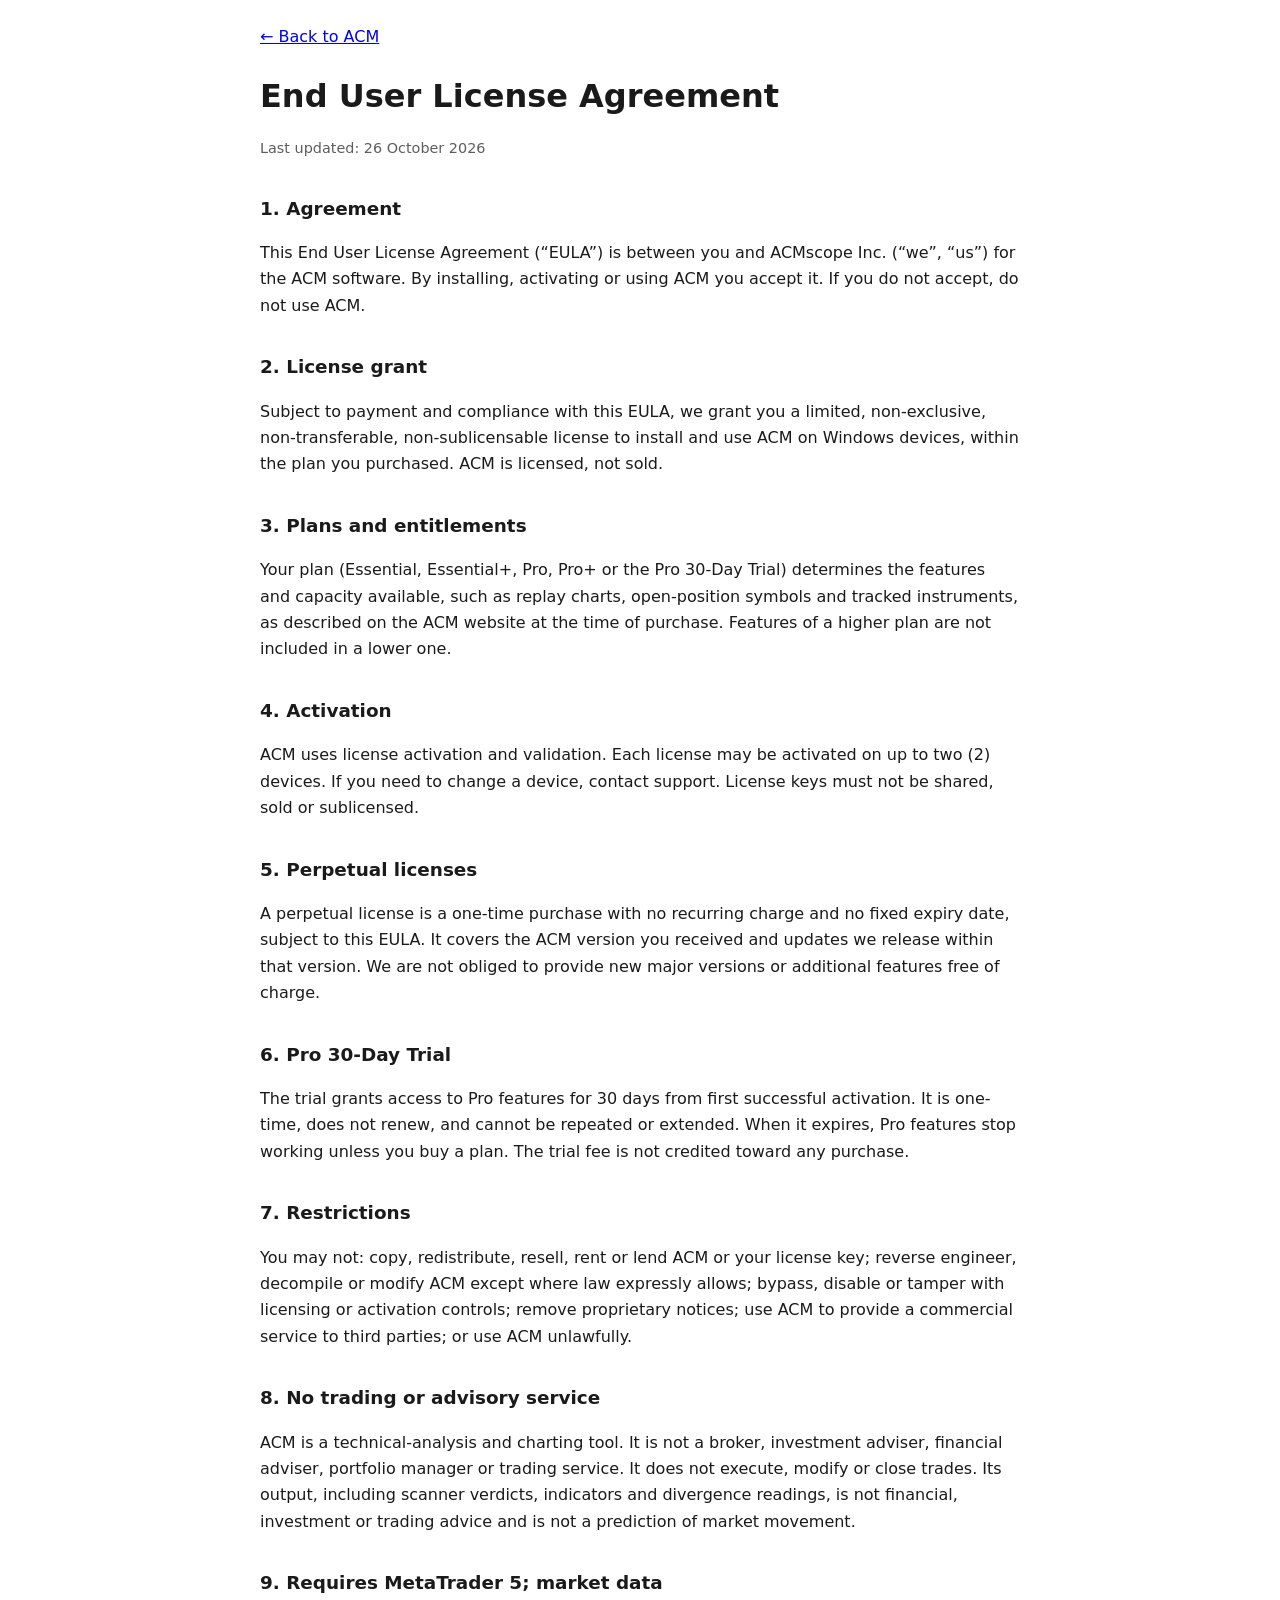
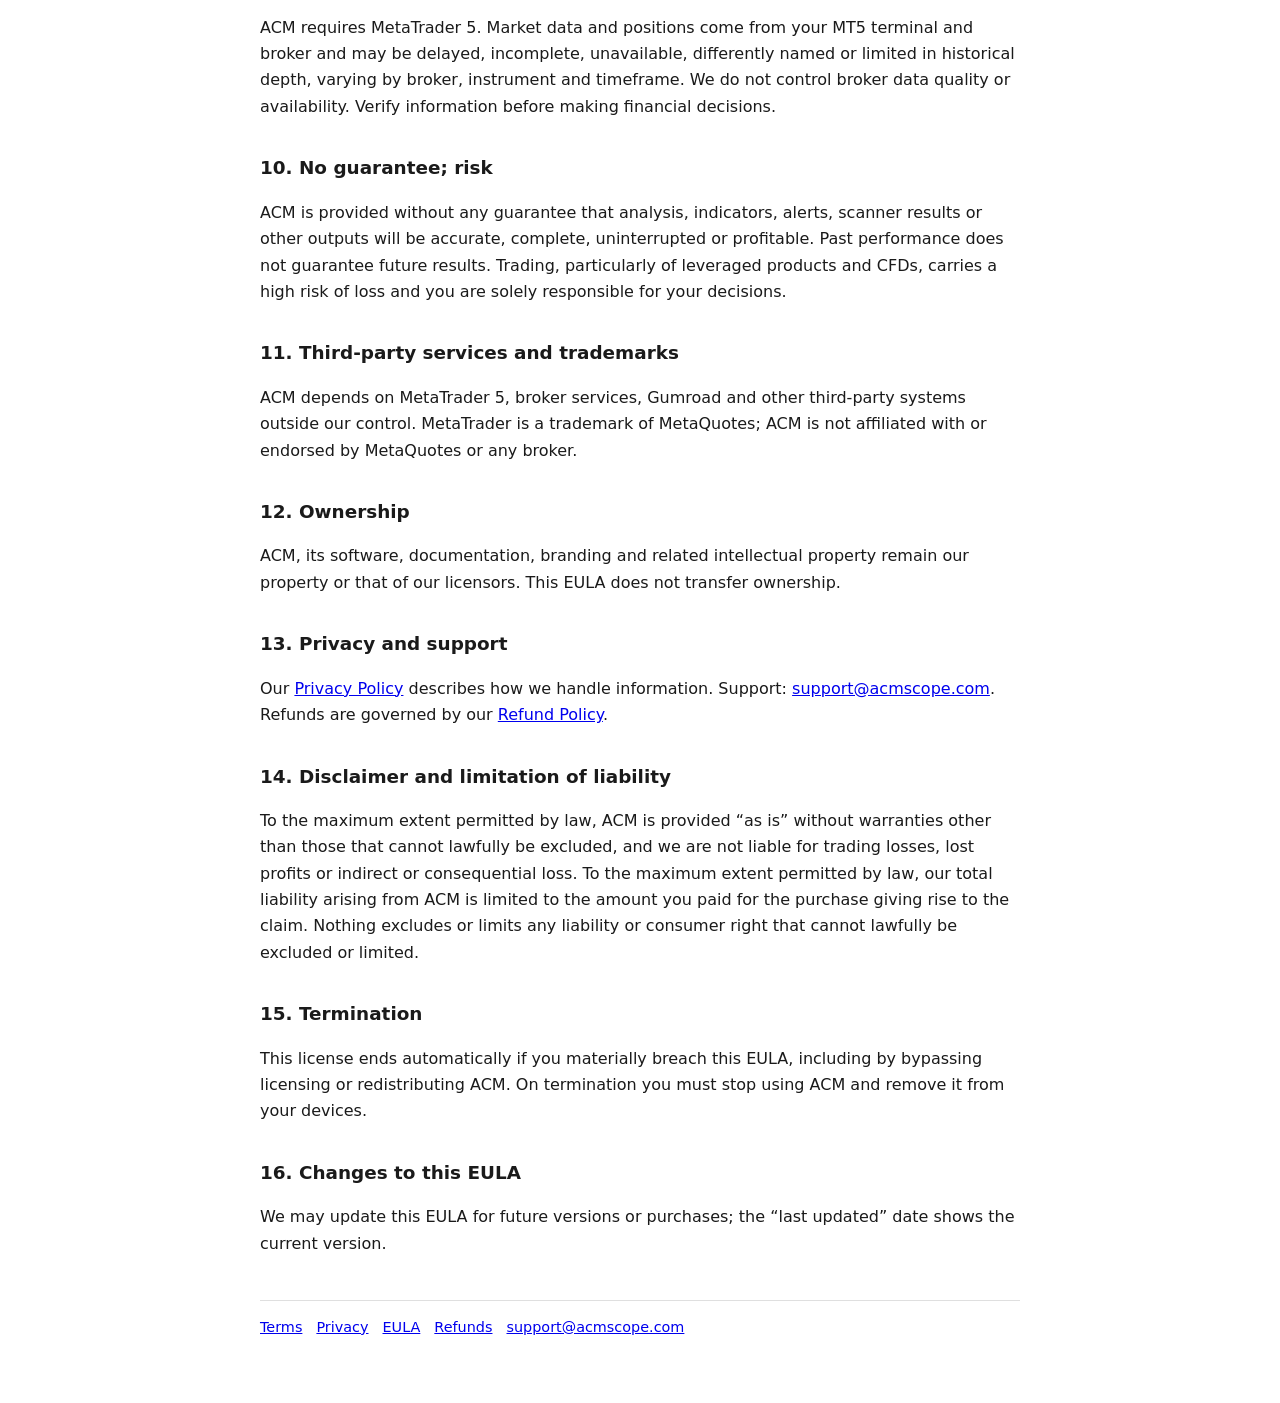
<file: eula.html>
<!DOCTYPE html>
<html lang="en"><head><meta charset="utf-8"><meta name="viewport" content="width=device-width,initial-scale=1">
<title>End User License Agreement — ACM</title><link rel="canonical" href="https://acmscope.com/eula.html">
<style>body{font:16px/1.65 system-ui,-apple-system,Segoe UI,Roboto,sans-serif;margin:0;background:#fff;color:#1a1a1a}
@media(prefers-color-scheme:dark){body{background:#101215;color:#e6e6e6}a{color:#7ab7ff}}
main{max-width:760px;margin:0 auto;padding:24px 20px 64px}h1{margin:.6em 0 .2em}h2{margin-top:1.8em;font-size:1.15em}
.meta{opacity:.7;font-size:.9em}footer{border-top:1px solid #8884;margin-top:3em;padding-top:1em;font-size:.9em}footer a{margin-right:14px}</style></head><body><main>
<a href="https://acmscope.com/">← Back to ACM</a>
<h1>End User License Agreement</h1><p class="meta">Last updated: 26 October 2026</p>
<h2>1. Agreement</h2>
<p>This End User License Agreement (“EULA”) is between you and ACMscope Inc. (“we”, “us”) for the ACM software. By installing, activating or using ACM you accept it. If you do not accept, do not use ACM.</p>
<h2>2. License grant</h2>
<p>Subject to payment and compliance with this EULA, we grant you a limited, non-exclusive, non-transferable, non-sublicensable license to install and use ACM on Windows devices, within the plan you purchased. ACM is licensed, not sold.</p>
<h2>3. Plans and entitlements</h2>
<p>Your plan (Essential, Essential+, Pro, Pro+ or the Pro 30-Day Trial) determines the features and capacity available, such as replay charts, open-position symbols and tracked instruments, as described on the ACM website at the time of purchase. Features of a higher plan are not included in a lower one.</p>
<h2>4. Activation</h2>
<p>ACM uses license activation and validation. Each license may be activated on up to two (2) devices. If you need to change a device, contact support. License keys must not be shared, sold or sublicensed.</p>
<h2>5. Perpetual licenses</h2>
<p>A perpetual license is a one-time purchase with no recurring charge and no fixed expiry date, subject to this EULA. It covers the ACM version you received and updates we release within that version. We are not obliged to provide new major versions or additional features free of charge.</p>
<h2>6. Pro 30-Day Trial</h2>
<p>The trial grants access to Pro features for 30 days from first successful activation. It is one-time, does not renew, and cannot be repeated or extended. When it expires, Pro features stop working unless you buy a plan. The trial fee is not credited toward any purchase.</p>
<h2>7. Restrictions</h2>
<p>You may not: copy, redistribute, resell, rent or lend ACM or your license key; reverse engineer, decompile or modify ACM except where law expressly allows; bypass, disable or tamper with licensing or activation controls; remove proprietary notices; use ACM to provide a commercial service to third parties; or use ACM unlawfully.</p>
<h2>8. No trading or advisory service</h2>
<p>ACM is a technical-analysis and charting tool. It is not a broker, investment adviser, financial adviser, portfolio manager or trading service. It does not execute, modify or close trades. Its output, including scanner verdicts, indicators and divergence readings, is not financial, investment or trading advice and is not a prediction of market movement.</p>
<h2>9. Requires MetaTrader 5; market data</h2>
<p>ACM requires MetaTrader 5. Market data and positions come from your MT5 terminal and broker and may be delayed, incomplete, unavailable, differently named or limited in historical depth, varying by broker, instrument and timeframe. We do not control broker data quality or availability. Verify information before making financial decisions.</p>
<h2>10. No guarantee; risk</h2>
<p>ACM is provided without any guarantee that analysis, indicators, alerts, scanner results or other outputs will be accurate, complete, uninterrupted or profitable. Past performance does not guarantee future results. Trading, particularly of leveraged products and CFDs, carries a high risk of loss and you are solely responsible for your decisions.</p>
<h2>11. Third-party services and trademarks</h2>
<p>ACM depends on MetaTrader 5, broker services, Gumroad and other third-party systems outside our control. MetaTrader is a trademark of MetaQuotes; ACM is not affiliated with or endorsed by MetaQuotes or any broker.</p>
<h2>12. Ownership</h2>
<p>ACM, its software, documentation, branding and related intellectual property remain our property or that of our licensors. This EULA does not transfer ownership.</p>
<h2>13. Privacy and support</h2>
<p>Our <a href="https://acmscope.com/privacy.html">Privacy Policy</a> describes how we handle information. Support: <a href="mailto:support@acmscope.com">support@acmscope.com</a>. Refunds are governed by our <a href="https://acmscope.com/refunds.html">Refund Policy</a>.</p>
<h2>14. Disclaimer and limitation of liability</h2>
<p>To the maximum extent permitted by law, ACM is provided “as is” without warranties other than those that cannot lawfully be excluded, and we are not liable for trading losses, lost profits or indirect or consequential loss. To the maximum extent permitted by law, our total liability arising from ACM is limited to the amount you paid for the purchase giving rise to the claim. Nothing excludes or limits any liability or consumer right that cannot lawfully be excluded or limited.</p>
<h2>15. Termination</h2>
<p>This license ends automatically if you materially breach this EULA, including by bypassing licensing or redistributing ACM. On termination you must stop using ACM and remove it from your devices.</p>
<h2>16. Changes to this EULA</h2>
<p>We may update this EULA for future versions or purchases; the “last updated” date shows the current version.</p>
<footer><a href="https://acmscope.com/terms.html">Terms</a><a href="https://acmscope.com/privacy.html">Privacy</a><a href="https://acmscope.com/eula.html">EULA</a><a href="https://acmscope.com/refunds.html">Refunds</a><a href="mailto:support@acmscope.com">support@acmscope.com</a></footer>
</main></body></html>
</file>
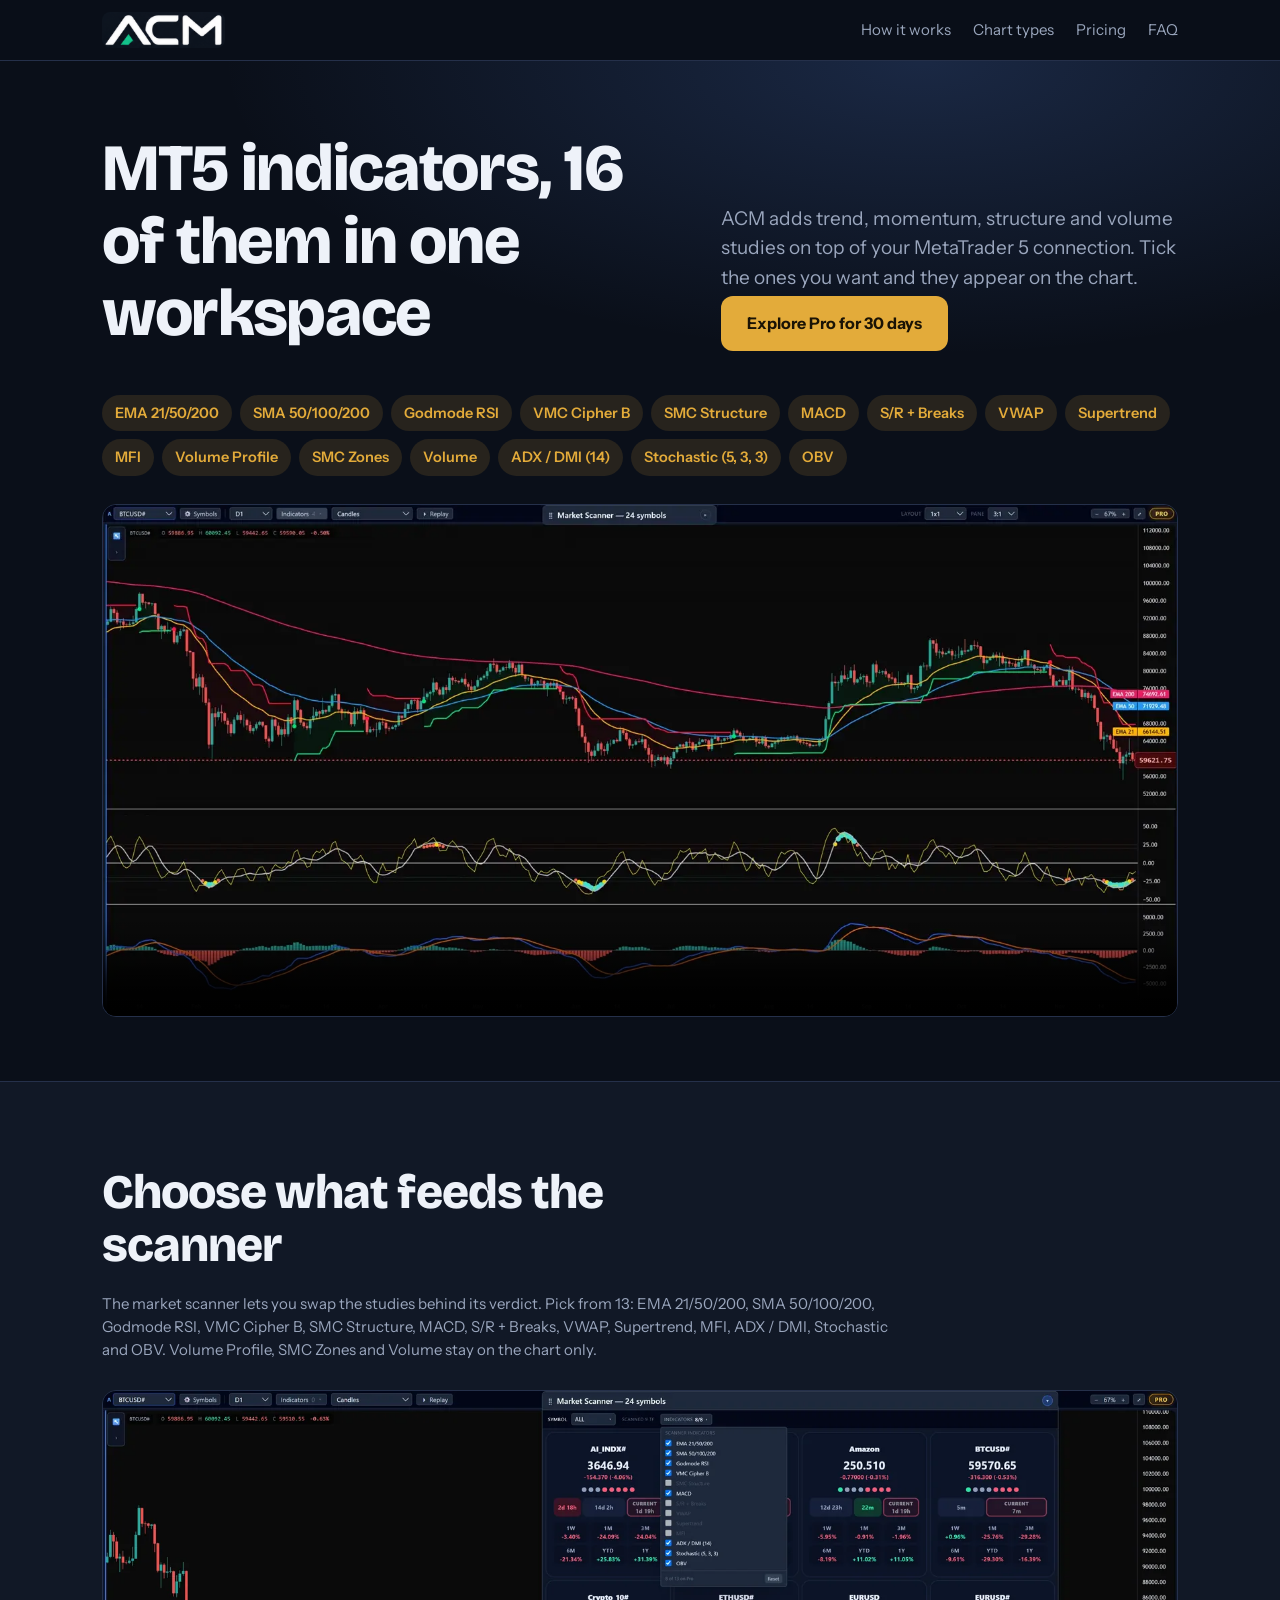
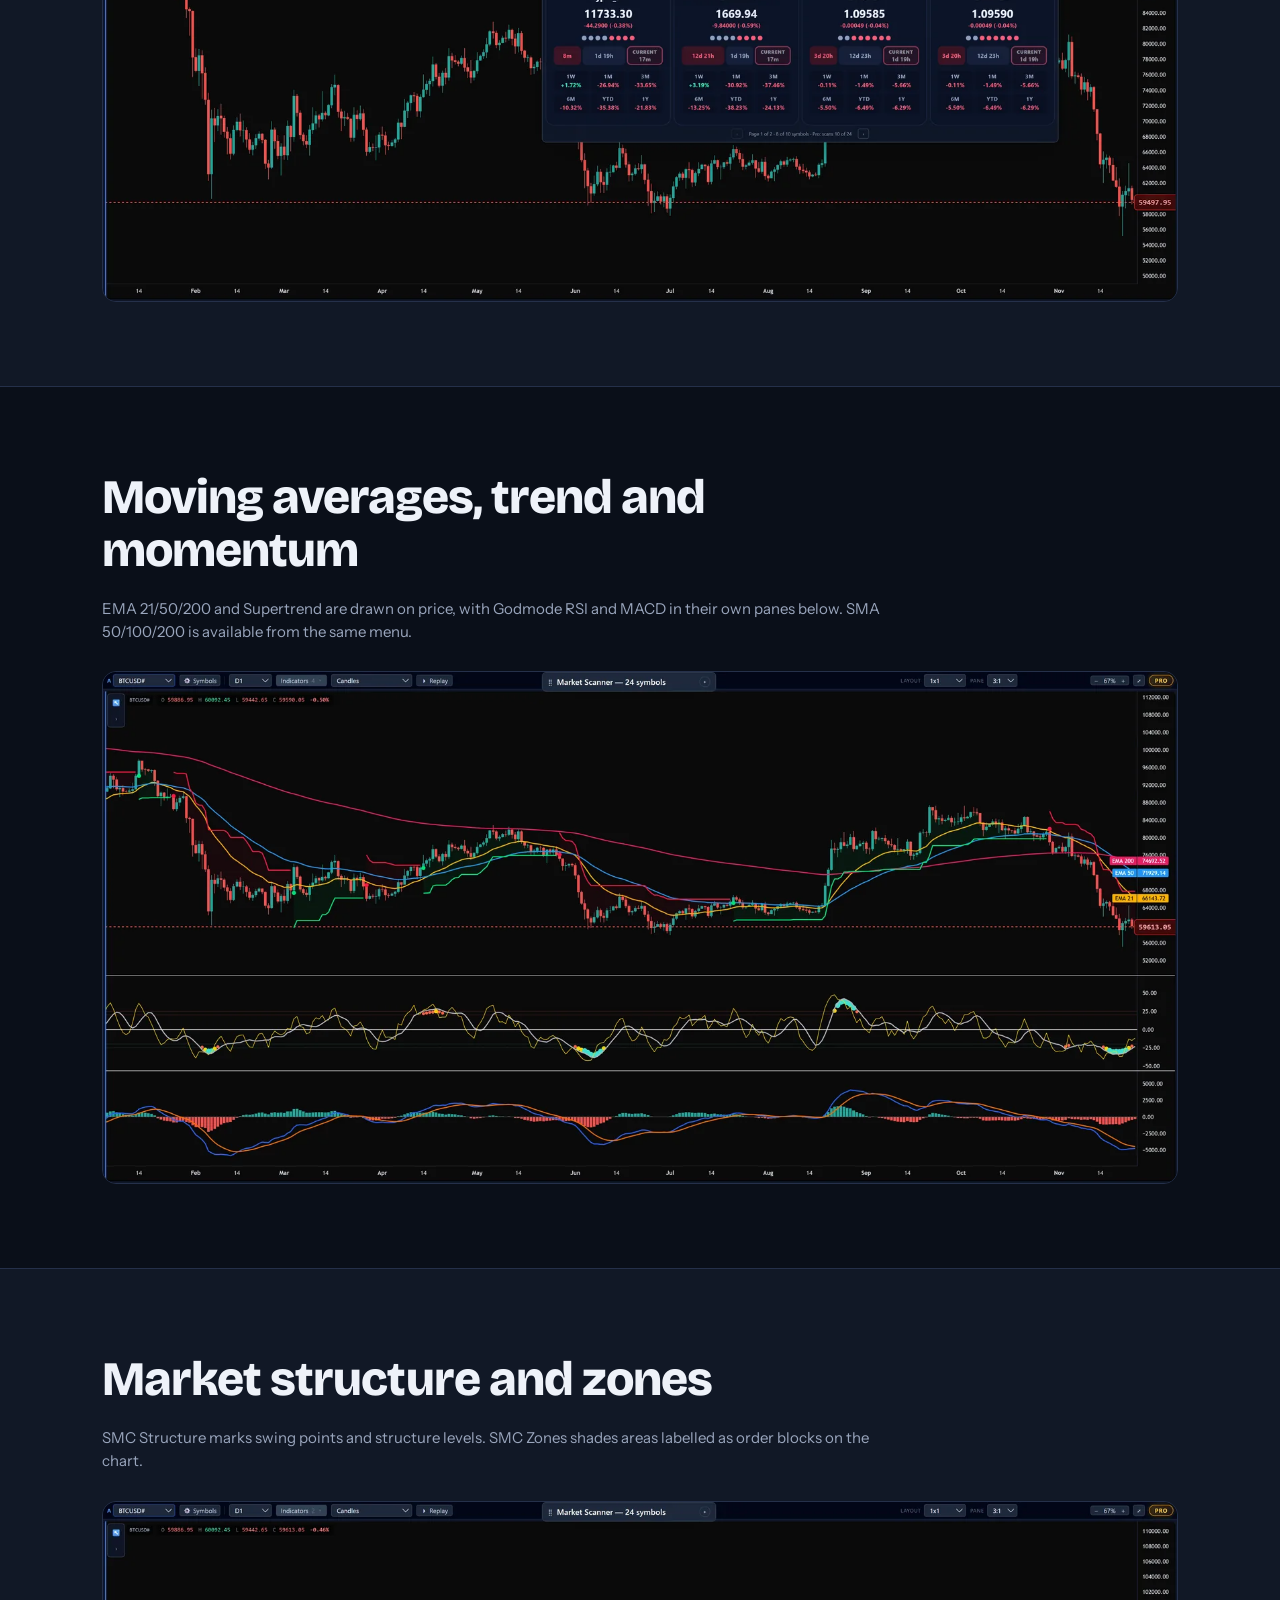
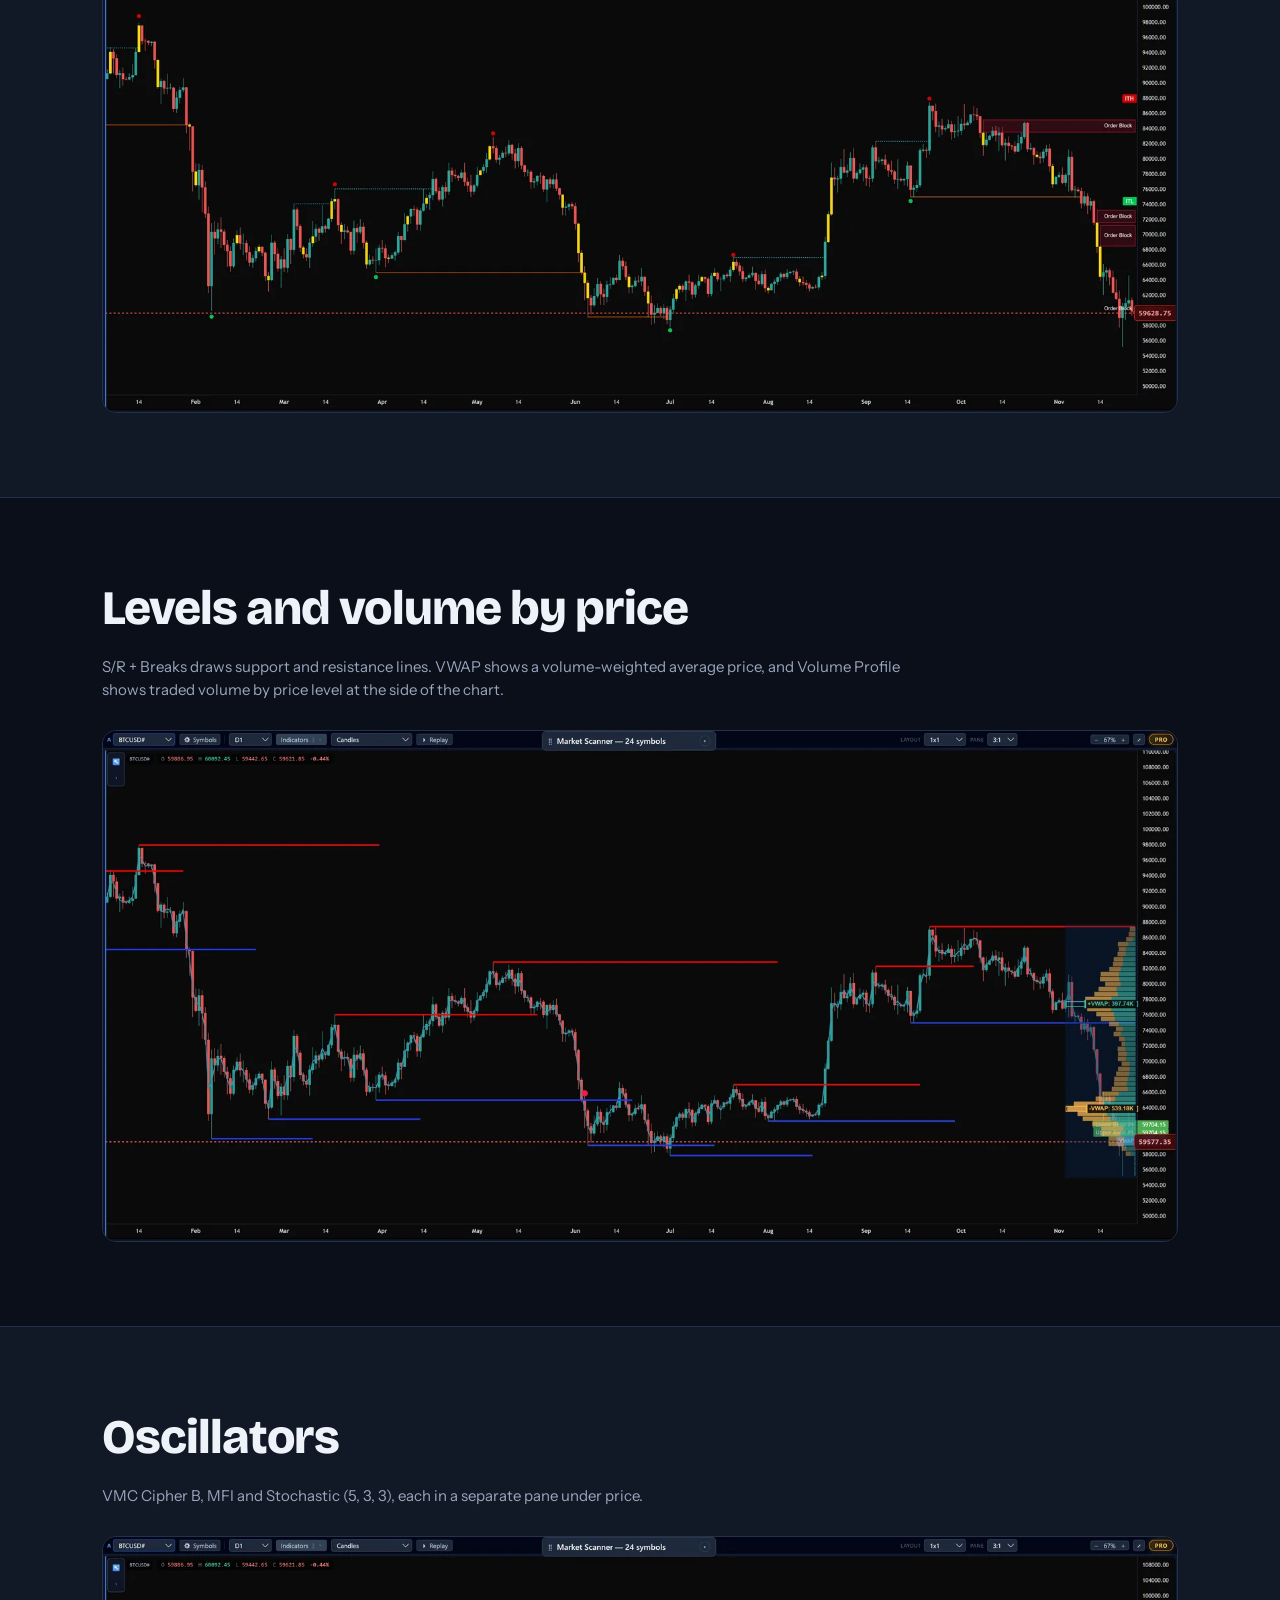
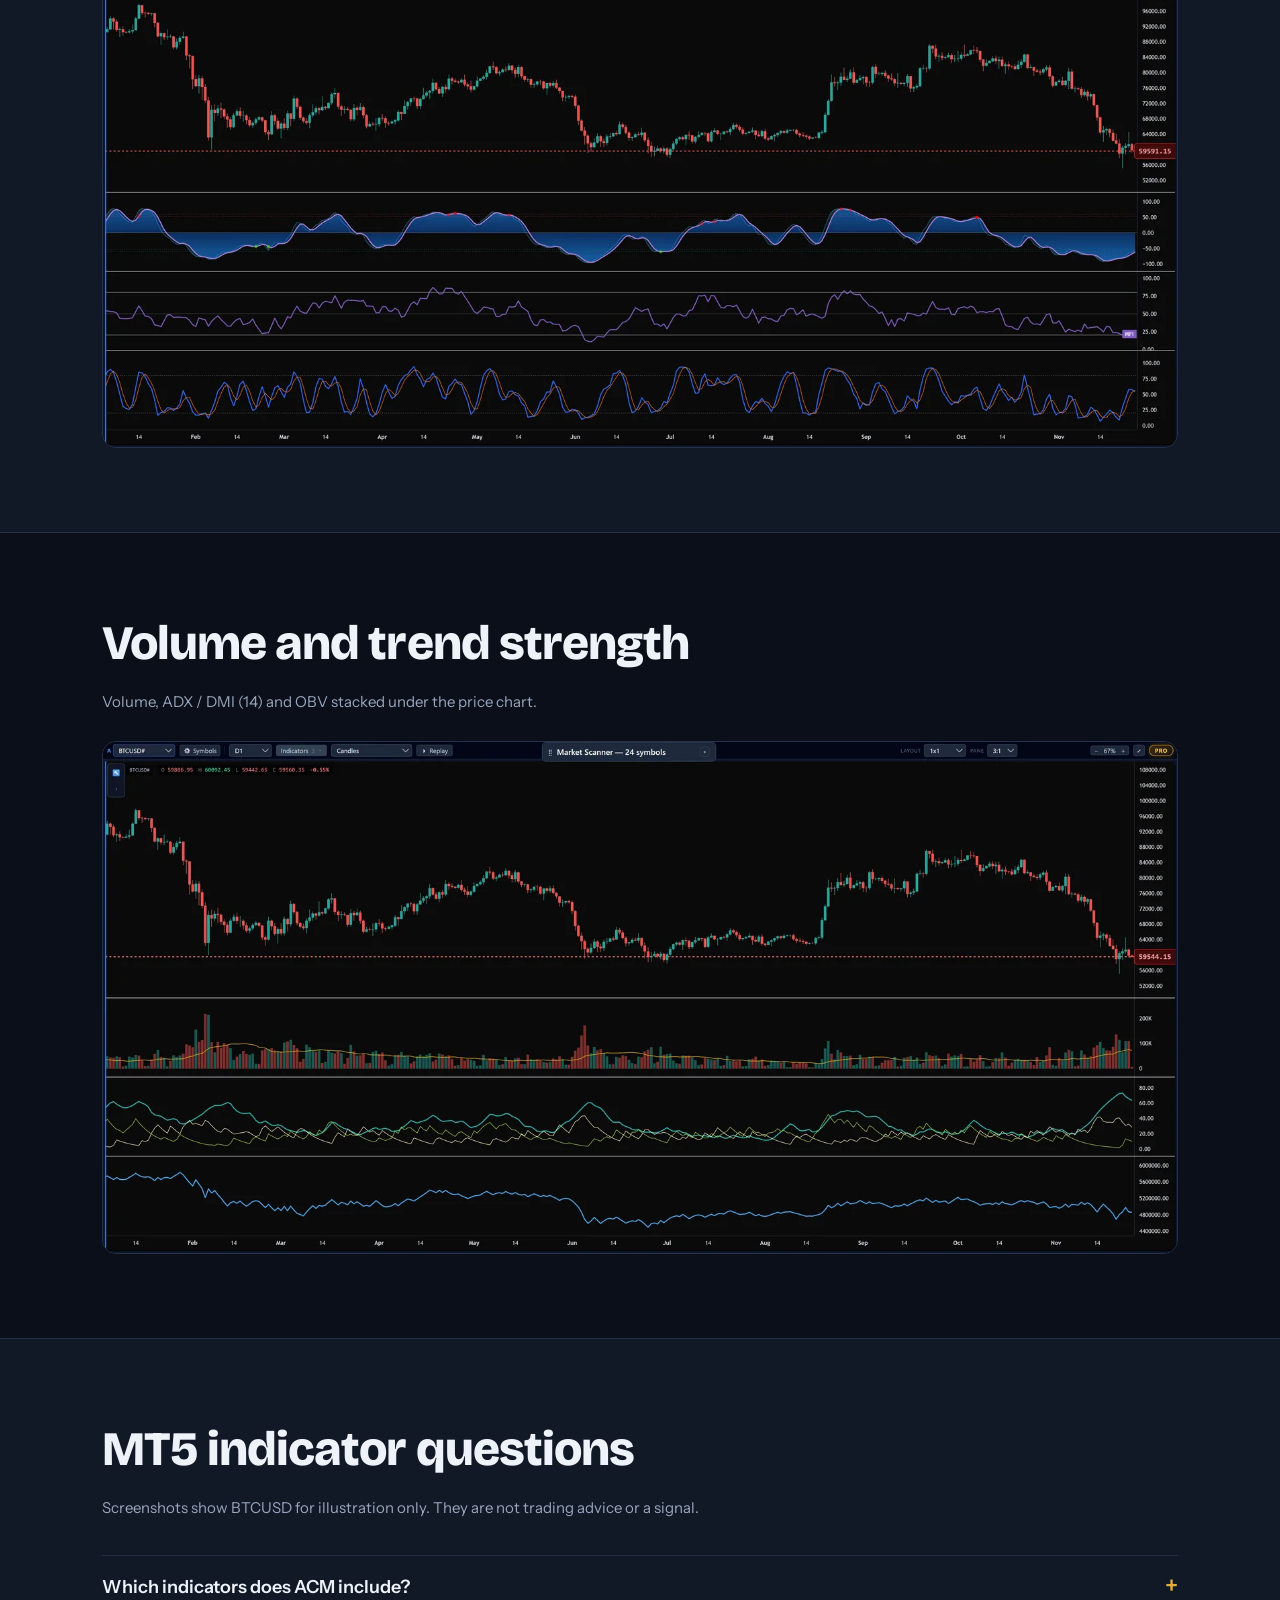
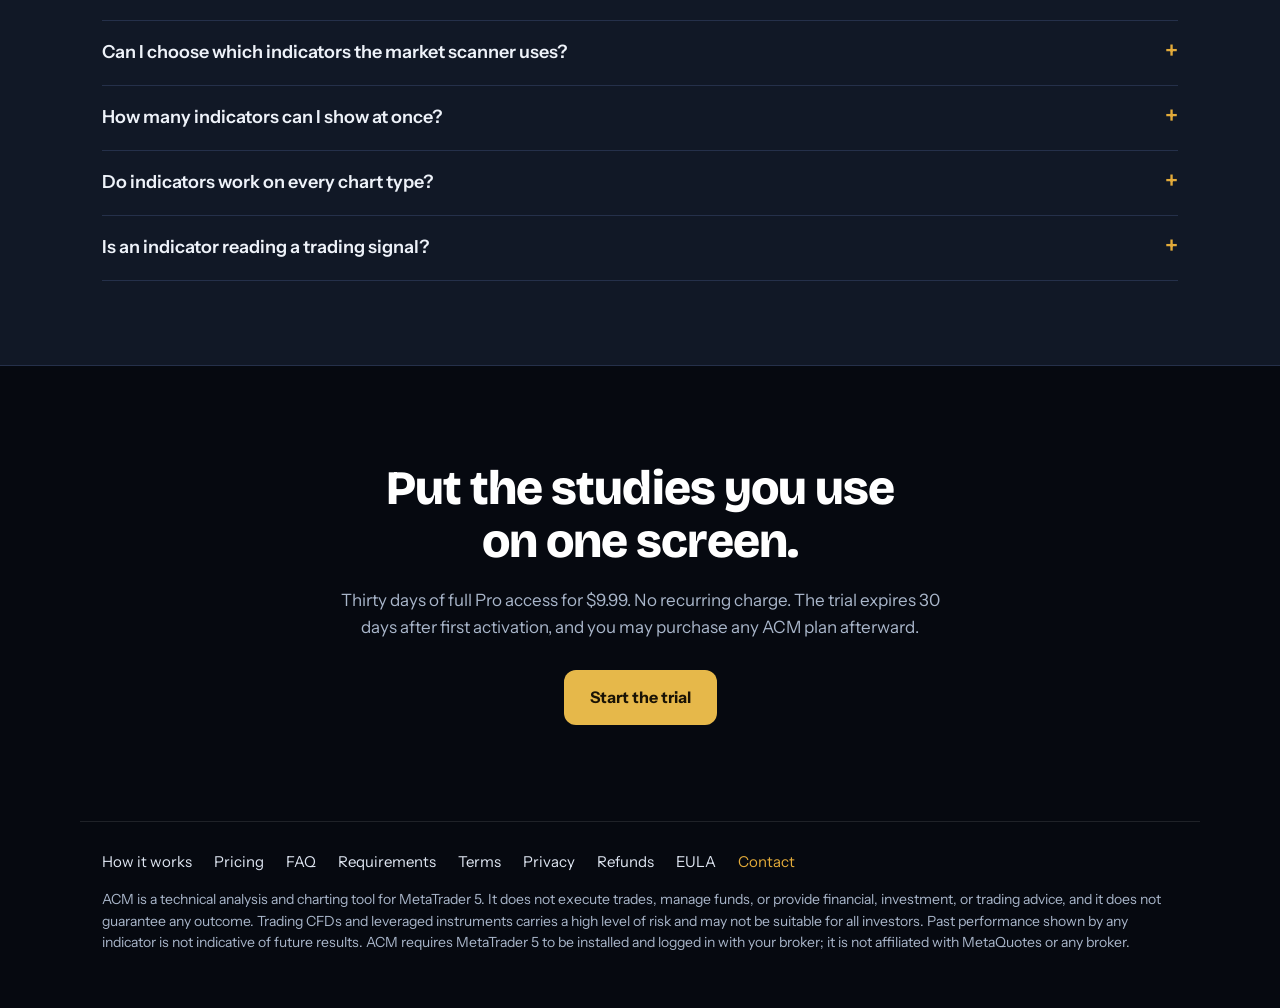
<file: mt5-indicators.html>
<!DOCTYPE html>
<html lang="en">
<head>
<meta charset="utf-8">
<meta name="viewport" content="width=device-width, initial-scale=1, viewport-fit=cover">
<title>MT5 Indicators: 16 Chart Studies in One Workspace | ACM</title>
<meta name="description" content="ACM adds 16 chart indicators to your MetaTrader 5 workflow, including EMA, MACD, SMC Structure, VWAP, Volume Profile and Stochastic. See them on BTCUSD charts.">
<link rel="canonical" href="https://acmscope.com/mt5-indicators">
<link rel="icon" href="/favicon.ico" sizes="any">
<link rel="icon" type="image/png" sizes="32x32" href="/favicon-32.png">
<link rel="apple-touch-icon" href="/apple-touch-icon.png">
<meta property="og:type" content="website">
<meta property="og:site_name" content="ACM Scope">
<meta property="og:url" content="https://acmscope.com/mt5-indicators">
<meta property="og:title" content="MT5 Indicators: 16 Chart Studies in One Workspace | ACM">
<meta property="og:description" content="ACM adds 16 chart indicators to your MetaTrader 5 workflow, including EMA, MACD, SMC Structure, VWAP, Volume Profile and Stochastic. See them on BTCUSD charts.">
<meta property="og:image" content="https://acmscope.com/assets/img/og-image.jpg">
<meta name="twitter:card" content="summary_large_image">
<script type="application/ld+json">
{"@context": "https://schema.org", "@graph": [{"@type": "WebPage", "@id": "https://acmscope.com/mt5-indicators#page", "url": "https://acmscope.com/mt5-indicators", "name": "MT5 Indicators: 16 Chart Studies in One Workspace | ACM", "description": "ACM adds 16 chart indicators to your MetaTrader 5 workflow, including EMA, MACD, SMC Structure, VWAP, Volume Profile and Stochastic. See them on BTCUSD charts.", "about": {"@id": "https://acmscope.com/#app"}}, {"@type": "FAQPage", "mainEntity": [{"@type": "Question", "name": "Which indicators does ACM include?", "acceptedAnswer": {"@type": "Answer", "text": "ACM includes 16: EMA 21/50/200, SMA 50/100/200, Godmode RSI, VMC Cipher B, SMC Structure, MACD, S/R + Breaks, VWAP, Supertrend, MFI, Volume Profile, SMC Zones, Volume, ADX / DMI (14), Stochastic (5, 3, 3), OBV."}}, {"@type": "Question", "name": "Can I choose which indicators the market scanner uses?", "acceptedAnswer": {"@type": "Answer", "text": "Yes. You pick the studies from 13: EMA 21/50/200, SMA 50/100/200, Godmode RSI, VMC Cipher B, SMC Structure, MACD, S/R + Breaks, VWAP, Supertrend, MFI, ADX / DMI, Stochastic and OBV. Volume Profile, SMC Zones and Volume are chart tools only. The scanner also shows a divergence table for Godmode RSI, VMC Cipher B and MFI."}}, {"@type": "Question", "name": "How many indicators can I show at once?", "acceptedAnswer": {"@type": "Answer", "text": "It depends on the plan: 3 on Essential, 6 on Essential+, 10 on Pro and unlimited on Pro+."}}, {"@type": "Question", "name": "Do indicators work on every chart type?", "acceptedAnswer": {"@type": "Answer", "text": "They work on candles, line, line with markers and step line. Heikin-Ashi, Renko and Kagi are display-only chart types, so indicators switch off on those."}}, {"@type": "Question", "name": "Is an indicator reading a trading signal?", "acceptedAnswer": {"@type": "Answer", "text": "No. Indicators describe what price and volume data have done. ACM is a charting and analysis tool, not financial advice, and it never places trades."}}]}]}
</script>
<link rel="preconnect" href="https://fonts.googleapis.com">
<link rel="preconnect" href="https://fonts.gstatic.com" crossorigin>
<link rel="stylesheet" href="https://fonts.googleapis.com/css2?family=Bricolage+Grotesque:wght@600;700;800&family=Instrument+Sans:wght@400;500;600;700&display=swap">
<style>
:root{--bg:#0a0f19;--panel:#111826;--ink:#eef2f9;--mute:#9aa6bd;--line:#25304a;--night:#060910;--bull:#3fd3ae;--bear:#f0645a;--mix:#e6b84a;--acc:#e3ab3a;--accs:rgba(227,171,58,.13);color-scheme:dark;
box-sizing:border-box;padding-top:env(safe-area-inset-top,0px);padding-bottom:env(safe-area-inset-bottom,0px)}
*,*::before,*::after{box-sizing:inherit}
html{scroll-behavior:smooth;scroll-padding-top:70px}
body{margin:0;background:var(--bg);color:var(--ink);font-family:"Instrument Sans",system-ui,-apple-system,"Segoe UI",sans-serif;line-height:1.55;font-size:17px}
h1,h2,h3{font-family:"Bricolage Grotesque","Instrument Sans",sans-serif;letter-spacing:-.02em;line-height:1.1;margin:0}
a{color:inherit}
.w{max-width:1120px;margin:0 auto;padding:0 22px}
header{position:sticky;top:env(safe-area-inset-top,0px);z-index:9;background:color-mix(in srgb,var(--bg) 88%,transparent);backdrop-filter:blur(10px);border-bottom:1px solid var(--line)}
header .w{display:flex;align-items:center;justify-content:space-between;height:60px;gap:16px}
.logo{font-family:"Bricolage Grotesque",sans-serif;font-weight:800;font-size:24px;text-decoration:none;letter-spacing:-.03em}
nav{display:flex;gap:22px;font-size:15px;overflow-x:auto}
nav a{text-decoration:none;color:var(--mute);white-space:nowrap}nav a:hover{color:var(--ink)}
.tick{background:var(--night);color:#e8edf5;overflow:hidden;white-space:nowrap;font-size:14px}
.tick div{display:inline-flex;gap:34px;padding:10px 0;animation:slide 40s linear infinite}
.tick span b{margin:0 6px;font-weight:600}
.tick i{font-style:normal;margin-right:6px}
.bullish{color:var(--bull)}.mixed{color:var(--mix)}.bearish{color:var(--bear)}
.tick .bullish{color:#3fd3ae}.tick .mixed{color:#e6b84a}
@keyframes slide{to{transform:translateX(-50%)}}
@media (prefers-reduced-motion:reduce){.tick div{animation:none}.dot{animation:none!important}}
.hero{padding:72px 0 64px}
.hero .w{display:grid;grid-template-columns:1.05fr 1fr;gap:48px;align-items:center}
h1{font-size:clamp(38px,5.4vw,66px);font-weight:800}
.hero p{color:var(--mute);font-size:19px;max-width:46ch;margin:22px 0 30px}
.btn{display:inline-block;background:var(--acc);color:#1a1305;font-weight:700;padding:15px 26px;border-radius:12px;text-decoration:none;border:0;font-size:16px}
.btn:hover{background:#fff;color:#1a1305}.btn:focus-visible,a:focus-visible,summary:focus-visible{outline:3px solid var(--acc);outline-offset:3px}
.board{background:var(--night);border-radius:20px;padding:10px;box-shadow:0 30px 60px -30px rgba(15,22,32,.55)}
.row{display:grid;grid-template-columns:1fr auto auto;gap:14px;align-items:center;padding:14px 16px;border-radius:12px;color:#e8edf5;font-size:16px}
.row+.row{border-top:1px solid rgba(255,255,255,.07)}
.row .s{font-weight:700}.row .s small{display:block;font-weight:500;color:#9fb0c8;font-size:14px}
.pill{font-weight:700;font-size:14px;padding:5px 12px;border-radius:99px;display:inline-flex;align-items:center;gap:7px}
.pill.bullish{background:rgba(63,211,174,.14);color:#3fd3ae}.pill.mixed{background:rgba(230,184,74,.14);color:#e6b84a}
.dot{width:8px;height:8px;border-radius:50%;background:currentColor;animation:pulse 2s ease-in-out infinite}
@keyframes pulse{50%{opacity:.25}}
.row.up{background:rgba(63,211,174,.07)}
section{padding:84px 0}
section.alt{background:var(--panel);border-block:1px solid var(--line)}
h2{font-size:clamp(30px,3.9vw,48px);font-weight:800;max-width:20ch}
.lede{color:var(--mute);max-width:62ch;margin:18px 0 0}
.two{display:grid;grid-template-columns:1fr 1fr;gap:48px;margin-top:44px;align-items:start}
h3{font-size:24px;font-weight:700}
.two p{color:var(--mute);margin:12px 0 0}
ul.b{list-style:none;padding:0;margin:20px 0 0}
ul.b li{padding:10px 0 10px 30px;position:relative;border-top:1px solid var(--line)}
ul.b li::before{content:"";position:absolute;left:4px;top:19px;width:12px;height:12px;border-radius:3px;background:var(--acc)}
.grid16{display:grid;grid-template-columns:repeat(4,1fr);gap:8px;background:var(--night);padding:14px;border-radius:18px}
.grid16 i{aspect-ratio:1.5;border-radius:6px;background:#1c2738;display:block}
.grid16 i:nth-child(5n+1){background:linear-gradient(135deg,#1c2738,#2b4bdb)}
.grid16 i:nth-child(7n+2){background:linear-gradient(135deg,#1c2738,#0e9a78)}
.three{display:grid;grid-template-columns:repeat(3,1fr);gap:20px;margin-top:44px}
.card{background:var(--bg);border:1px solid var(--line);border-radius:18px;padding:26px}
.card p{color:var(--mute);margin:12px 0 0}
.chips{display:flex;flex-wrap:wrap;gap:8px;margin:44px 0 12px}
.chips span{background:var(--accs);color:var(--acc);font-weight:600;font-size:14.5px;padding:7px 13px;border-radius:99px}
.note{color:var(--mute);font-size:15px;max-width:80ch;margin:0}
.types{display:grid;grid-template-columns:repeat(3,1fr);gap:20px;margin-top:40px}
.type{background:var(--panel);border:1px solid var(--line);border-radius:18px;padding:22px 24px;display:flex;justify-content:space-between;align-items:center;font-family:"Bricolage Grotesque",sans-serif;font-weight:700;font-size:22px}
.type em{font-family:"Instrument Sans",sans-serif;font-style:normal;font-size:14px;font-weight:600;padding:5px 12px;border-radius:99px;background:var(--accs);color:var(--acc)}
.type.x em{background:var(--night);color:#fff}
.stats{display:grid;grid-template-columns:repeat(4,1fr);gap:20px;margin-top:40px}
.stat{border-top:3px solid var(--acc);padding-top:14px}
.stat .n{font-family:"Bricolage Grotesque",sans-serif;font-size:76px;font-weight:800;line-height:1}
.stat div:last-child{color:var(--mute);font-weight:600}.stat b{display:block;font-size:18px}
.map{display:flex;flex-wrap:wrap;align-items:center;gap:12px;margin-top:36px}
.map span{background:var(--night);color:#fff;font-weight:600;padding:10px 16px;border-radius:10px}
.map p{margin:0;flex-basis:100%;color:var(--mute)}
.trial{display:flex;flex-wrap:wrap;gap:18px 30px;justify-content:space-between;align-items:center;margin-top:40px;background:var(--night);color:#e8edf5;border-radius:20px;padding:28px 32px}
.trial small{color:#e6b84a;font-weight:600;font-size:15px}.trial h3{margin:4px 0 8px;color:#fff}.trial p{margin:0;color:#a9b6ca;max-width:64ch}
.trial a{background:#e6b84a;color:#1a1305;font-weight:700;padding:14px 24px;border-radius:12px;text-decoration:none}
.plans{display:grid;grid-template-columns:repeat(4,1fr);gap:16px;margin-top:34px;align-items:stretch}
.plan{position:relative;background:var(--panel);border:1px solid var(--line);border-radius:20px;padding:26px 22px;display:flex;flex-direction:column}
.plan.pro{border:2px solid var(--acc);transform:scale(1.04);box-shadow:0 30px 60px -30px rgba(43,75,219,.5)}
.plan .badge{position:absolute;top:-14px;left:22px;background:var(--acc);color:#fff;font-weight:700;font-size:13px;padding:4px 14px;border-radius:99px}
.plan h3{font-size:26px}.plan .t{color:var(--mute);font-size:15px;margin:6px 0 18px;min-height:46px}
.pr{padding:14px 0;border-block:1px solid var(--line);display:flex;align-items:baseline;justify-content:space-between;color:var(--mute);font-size:14px}
.pr b{font-family:"Bricolage Grotesque",sans-serif;font-size:46px;color:var(--ink);letter-spacing:-.03em}
.plan ul{list-style:none;padding:0;margin:14px 0 22px;flex:1;font-size:15px}
.plan li{padding:7px 0 7px 26px;position:relative}
.plan li::before{content:"✓";position:absolute;left:0;color:var(--bull);font-weight:700}
.plan li.n{color:var(--mute);opacity:.7}.plan li.n::before{content:"–";color:var(--mute)}
.plan .btn{text-align:center;background:var(--accs);color:var(--acc)}
.plan.pro .btn{background:var(--acc);color:#fff}.plan .btn:hover{background:var(--ink);color:var(--bg)}
details{border-top:1px solid var(--line);padding:18px 0}details:last-of-type{border-bottom:1px solid var(--line)}
summary{cursor:pointer;font-weight:600;font-size:18px;list-style:none;display:flex;justify-content:space-between;gap:20px}
summary::after{content:"+";font-size:24px;line-height:1;color:var(--acc)}details[open] summary::after{content:"–"}
details p{color:var(--mute);margin:12px 0 0;max-width:72ch}
.cta{background:var(--night);color:#fff;text-align:center;padding:96px 0}
.cta h2{margin:0 auto;max-width:18ch;color:#fff}.cta p{color:#a9b6ca;max-width:56ch;margin:20px auto 30px}
.cta .btn{background:#e6b84a;color:#1a1305}
footer{background:var(--night);color:#a9b6ca;padding:0 0 40px;font-size:14px}
footer .w{border-top:1px solid rgba(255,255,255,.1);padding-top:28px}
footer nav{margin-bottom:16px;color:#fff}footer nav a{color:#dfe6f2}
#pricing{background:radial-gradient(900px 400px at 62% 60%,rgba(227,171,58,.09),transparent 70%),#0a0f19;color:#eef2f9}
#pricing .lede,#pricing .note{color:#9aa6bd}
#pricing .trial{border:1px solid #25304a;background:linear-gradient(90deg,rgba(227,171,58,.10),transparent 70%),#121927}
#pricing .trial{display:grid;grid-template-columns:1fr auto;gap:0 56px;align-items:center;border:2px solid var(--acc);box-shadow:0 0 60px rgba(227,171,58,.18);padding:36px 40px}
.trial small{letter-spacing:.12em;font-size:13px}
.trial h3{font-size:32px}
#pricing .trial p{max-width:58ch;font-size:17px}
.tcta{display:flex;flex-direction:column;align-items:stretch;gap:10px;width:310px;padding-left:48px;border-left:1px solid rgba(227,171,58,.28);text-align:center}
.tprice b{display:block;font-family:"Bricolage Grotesque",sans-serif;font-size:60px;font-weight:800;line-height:1;color:#fff;letter-spacing:-.03em}
.tprice em{display:block;font-style:normal;font-size:14px;color:#a9b6ca;margin-top:6px}
.tcta span{font-size:13px;color:#a9b6ca}
#pricing .trial .tcta a{display:block;font-size:17px;padding:16px 20px;box-shadow:0 10px 30px -10px rgba(227,171,58,.7);transition:transform .15s}
#pricing .trial .tcta a:hover{transform:translateY(-2px);background:#fff}
@media (max-width:860px){#pricing .trial{grid-template-columns:1fr;gap:28px;padding:28px 24px}.tcta{width:auto;padding:24px 0 0;border-left:0;border-top:1px solid rgba(227,171,58,.28)}}
#pricing .plan{--a:#8593ad;background:#121927;border:1px solid #25304a;border-top:3px solid var(--a);border-radius:16px;padding:28px 24px 24px}
#pricing .plan:nth-child(2){--a:#5b8def}#pricing .plan:nth-child(3){--a:#e3ab3a}#pricing .plan:nth-child(4){--a:#a084ea}
#pricing .plan.pro{background:#1a2336;border-color:#e3ab3a;transform:scale(1.045);z-index:1;box-shadow:0 0 80px rgba(227,171,58,.18)}
#pricing .plan .badge{background:#e3ab3a;color:#1a1305;left:50%;transform:translateX(-50%);top:-15px;padding:5px 18px}
#pricing .plan h3{color:#eef2f9}#pricing .plan .t{color:#9aa6bd}
.pricebox{display:flex;align-items:baseline;justify-content:space-between;gap:8px;padding:18px 0;border-block:1px solid #25304a;margin-bottom:8px}
.pricebox .k{font-size:14px;color:var(--a)}
.pricebox .price{font-family:"Bricolage Grotesque",sans-serif;font-size:52px;font-weight:700;line-height:1;letter-spacing:-.02em;color:#eef2f9}
.pricebox .price span{font-family:"Instrument Sans",sans-serif;font-size:14px;font-weight:400;color:#9aa6bd;letter-spacing:0;display:block;margin:8px 0 0;text-align:right}
#pricing .plan li{color:#dbe2ef;padding:9px 0 9px 33px;border-bottom:1px solid rgba(37,48,74,.6)}
#pricing .plan li:last-child{border-bottom:0}#pricing .plan li b{color:#fff}
#pricing .plan li::before{width:21px;height:21px;border-radius:50%;background:rgba(79,195,138,.15);color:#4fc38a;font-size:12px;display:grid;place-items:center;top:11px}
#pricing .plan li.n{color:#66728b;opacity:1}#pricing .plan li.n::before{content:"–";background:none;color:#66728b;font-size:16px}
#pricing .plan .btn{background:#2b3a57;color:#fff;padding:15px;border-radius:11px}
#pricing .plan:nth-child(2) .btn{background:#2f5197}#pricing .plan:nth-child(4) .btn{background:#5b41a6}
#pricing .plan.pro .btn{background:#e3ab3a;color:#1a1305}#pricing .plan .btn:hover{filter:brightness(1.14)}
.logo img{height:36px;width:auto;display:block;border-radius:8px}
.hero .w{display:block}.hh{display:grid;grid-template-columns:1.25fr 1fr;gap:48px;align-items:end;margin-bottom:44px}.hh p{margin:0 0 4px}
.media{border-radius:18px;overflow:hidden;border:1px solid var(--line);background:#05080d;box-shadow:0 30px 60px -32px rgba(15,22,32,.6)}
.media img,.media video{display:block;width:100%;height:auto}
.hero .media{box-shadow:0 40px 80px -36px rgba(43,75,219,.55)}
.srow{display:grid;grid-template-columns:1fr 1.25fr;gap:52px;align-items:center;margin-top:64px}.srow.rev{grid-template-columns:1.25fr 1fr}.srow.rev>.media{order:-1}
.srow p{color:var(--mute);margin:14px 0 0}
.types .type{display:block;padding:0;background:none;border:0;margin:0}
.types figcaption{display:flex;justify-content:space-between;align-items:center;padding:14px 4px 0;font-family:"Bricolage Grotesque",sans-serif;font-weight:700;font-size:22px}
.after{margin-top:48px}
@media (max-width:960px){.hh,.srow,.srow.rev{grid-template-columns:1fr;gap:28px}.srow.rev>.media{order:0}}
.hero{background:radial-gradient(1000px 420px at 72% 0%,rgba(91,141,239,.20),transparent 70%)}
.navcta{background:var(--acc);color:#1a1305;font-weight:700;font-size:14px;padding:9px 16px;border-radius:10px;text-decoration:none;white-space:nowrap}
.navcta:hover{background:#fff}
a[href^="mailto"]{color:var(--acc)}
.facts{display:grid;grid-template-columns:repeat(4,1fr);gap:20px;margin-top:44px}
.facts div{border-top:1px solid var(--line);padding-top:14px}.facts b{display:block;font-size:17px}.facts span{color:var(--mute);font-size:15px}
.steps{display:grid;grid-template-columns:repeat(3,1fr);gap:20px;margin-top:28px}
.step{background:var(--bg);border:1px solid var(--line);border-radius:18px;padding:26px}
.step i{font-style:normal;display:grid;place-items:center;width:38px;height:38px;border-radius:50%;background:var(--accs);color:var(--acc);font-weight:800;margin-bottom:16px}
.step p{color:var(--mute);margin:10px 0 0}
@media (max-width:960px){.facts{grid-template-columns:repeat(2,1fr)}.steps{grid-template-columns:1fr}}
@media (max-width:960px){.hero .w,.two{grid-template-columns:1fr}.three,.types{grid-template-columns:1fr}.stats,.plans{grid-template-columns:repeat(2,1fr)}.plan.pro{transform:none}}
@media (max-width:560px){.stats,.plans{grid-template-columns:1fr}header nav{display:none}}

/* ACM animated hero (scoped) */
#acm-hero{width:100%;position:relative;overflow:hidden;background:#070d18;border-radius:18px;border:1px solid var(--line);box-shadow:0 40px 80px -36px rgba(43,75,219,.55)}#acm-hero *{box-sizing:border-box;margin:0}#acm-hero h3,#acm-hero p,#acm-hero em{font-family:inherit;letter-spacing:normal;line-height:normal;max-width:none}#acm-hero .item h3{font-size:15px;font-weight:700;margin-bottom:6px}#acm-hero .item p{color:#b9c4dc;font-size:12.5px;line-height:1.4}#acm-hero .h .c{font-family:inherit}#acm-hero #acm-stage{position:absolute;left:0;top:0;width:1920px;height:1080px;transform-origin:0 0;overflow:hidden;color:#fff;font-family:"Helvetica Neue",Arial,"Liberation Sans",sans-serif}#acm-hero .bg{position:absolute;inset:0;background:radial-gradient(900px 600px at 78% 55%,#1b4a6a55,transparent 70%),radial-gradient(700px 500px at 5% 0%,#12805f33,transparent 70%),linear-gradient(160deg,#0d1a2e,#070d18 65%)}#acm-hero .grid{position:absolute;inset:0;background-image:linear-gradient(#ffffff08 1px,transparent 1px),linear-gradient(90deg,#ffffff08 1px,transparent 1px);background-size:80px 80px;-webkit-mask-image:linear-gradient(90deg,#000,transparent 85%);mask-image:linear-gradient(90deg,#000,transparent 85%)}#acm-hero .h{position:absolute;left:96px;top:150px;width:760px}#acm-hero .h .a{font-size:62px;font-weight:700;letter-spacing:-1.5px;line-height:1.1}#acm-hero .h .b{font-size:96px;font-weight:800;letter-spacing:-4px;line-height:1.05;white-space:nowrap}#acm-hero .h .c{font-size:34px;line-height:1.3;color:#a9b8d6;margin-top:24px}#acm-hero .feat{display:grid;grid-template-columns:repeat(3,224px)}#acm-hero .item{text-align:center;padding:16px 10px 18px;border-left:1px solid #ffffff1f}#acm-hero .item:nth-child(3n+1){border-left:0}#acm-hero .item:nth-child(-n+3){border-bottom:1px solid #ffffff14}#acm-hero .ic{width:84px;height:84px;margin:0 auto 12px;border-radius:19px;background:linear-gradient(145deg,#1a2a44,#0c182b);border:1px solid #ffffff22;display:flex;align-items:center;justify-content:center}#acm-hero .ic svg{width:56px;height:56px}#acm-hero .ic.n{flex-direction:column}#acm-hero .ic.n svg{width:44px;height:44px}#acm-hero .ic.n em{font-style:normal;font-weight:800;font-size:21px;line-height:21px;margin-bottom:1px}#acm-hero .item h3{font-size:15px;font-weight:700;margin-bottom:6px}#acm-hero .item p{color:#b9c4dc;font-size:12.5px;line-height:1.4}#acm-hero .feat{position:absolute;left:96px;top:585px}#acm-hero .in{opacity:0;transform:translateY(26px);animation:ah-up .9s ease-out forwards}#acm-hero .persp{position:absolute;left:800px;top:290px;width:1010px;height:532px;perspective:2600px;opacity:0;animation:ah-up 1s .5s ease-out forwards}#acm-hero .card{position:absolute;inset:0;transform-style:preserve-3d;animation:ah-flip 10s 1.6s ease-in-out infinite}#acm-hero .face{position:absolute;left:0;width:100%;backface-visibility:hidden;-webkit-backface-visibility:hidden;border-radius:14px;overflow:hidden;border:1px solid #ffffff2b;box-shadow:0 40px 90px #000c}#acm-hero .face img{display:block;width:100%}#acm-hero .f1{top:35px}#acm-hero .f2{top:0;transform:rotateY(180deg)}#acm-hero .tag{position:absolute;left:800px;top:226px;font-size:15px;font-weight:700;letter-spacing:.16em;text-transform:uppercase;padding:8px 16px;border-radius:20px}#acm-hero .t1{background:#1a2a44;border:1px solid #ffffff33;color:#c8d4ea;animation:ah-ta 10s 1.6s infinite}#acm-hero .t2{background:#2fd6a4;color:#062018;opacity:0;animation:ah-tb 10s 1.6s infinite}#acm-hero .badge{position:absolute;left:1724px;top:214px;width:84px;height:84px;border-radius:50%;background:#2fd6a4;display:flex;align-items:center;justify-content:center;box-shadow:0 10px 30px #000a;animation:ah-spin 10s 1.6s ease-in-out infinite}@keyframes ah-up{to{opacity:1;transform:none}}@keyframes ah-flip{0%,28%{transform:rotateY(0) scale(1)}34%{transform:rotateY(90deg) scale(1.05)}40%,88%{transform:rotateY(180deg) scale(1)}94%{transform:rotateY(270deg) scale(1.05)}100%{transform:rotateY(360deg) scale(1)}}@keyframes ah-ta{0%,30%{opacity:1}36%,90%{opacity:0}96%,100%{opacity:1}}@keyframes ah-tb{0%,30%{opacity:0}36%,90%{opacity:1}96%,100%{opacity:0}}@keyframes ah-spin{0%,28%{transform:rotate(0)}40%,88%{transform:rotate(360deg)}100%{transform:rotate(720deg)}}@media (prefers-reduced-motion:reduce){#acm-hero .in,#acm-hero .persp{animation:none;opacity:1;transform:none}#acm-hero .card,#acm-hero .badge,#acm-hero .t1,#acm-hero .t2{animation:none}#acm-hero .card{transform:rotateY(180deg)}#acm-hero .t1{opacity:0}#acm-hero .t2{opacity:1}}
</style>
</head>
<body id="top">
<header><div class="w"><a class="logo" href="/"><img src="/assets/img/acm-logo-wordmark.png" alt="ACM logo" width="720" height="210"></a><nav><a href="/#how-it-works">How it works</a><a href="/#chart-types">Chart types</a><a href="/#pricing">Pricing</a><a href="/#faq">FAQ</a></nav></div></header>

<main>
<div class="hero"><div class="w">
<div class="hh"><h1>MT5 indicators, 16 of them in one workspace</h1><div><p>ACM adds trend, momentum, structure and volume studies on top of your MetaTrader 5 connection. Tick the ones you want and they appear on the chart.</p><a class="btn" href="/#pricing">Explore Pro for 30 days</a></div></div>
<div class="chips"><span>EMA 21/50/200</span><span>SMA 50/100/200</span><span>Godmode RSI</span><span>VMC Cipher B</span><span>SMC Structure</span><span>MACD</span><span>S/R + Breaks</span><span>VWAP</span><span>Supertrend</span><span>MFI</span><span>Volume Profile</span><span>SMC Zones</span><span>Volume</span><span>ADX / DMI (14)</span><span>Stochastic (5, 3, 3)</span><span>OBV</span></div>
<video muted loop playsinline controls preload="none" width="1600" height="762" poster="/assets/img/btcusd-indicators-poster.webp" aria-label="Adding EMA, Supertrend, Godmode RSI and MACD to a BTCUSD chart in ACM" style="display:block;width:100%;height:auto;border-radius:14px;border:1px solid var(--line);margin-top:28px"><source src="/assets/img/btcusd-indicators.mp4" type="video/mp4"></video>
</div></div>

<section class="alt"><div class="w"><h2>Choose what feeds the scanner</h2><p class="note" style="margin-top:20px">The market scanner lets you swap the studies behind its verdict. Pick from 13: EMA 21/50/200, SMA 50/100/200, Godmode RSI, VMC Cipher B, SMC Structure, MACD, S/R + Breaks, VWAP, Supertrend, MFI, ADX / DMI, Stochastic and OBV. Volume Profile, SMC Zones and Volume stay on the chart only.</p><img src="/assets/img/btcusd-scanner-picker.webp" width="1600" height="761" loading="lazy" decoding="async" alt="ACM market scanner indicator list with checkboxes for choosing which studies are scanned" style="display:block;max-width:100%;height:auto;border-radius:14px;border:1px solid var(--line);margin-top:28px"></div></section>
<section><div class="w"><h2>Moving averages, trend and momentum</h2><p class="note" style="margin-top:20px">EMA 21/50/200 and Supertrend are drawn on price, with Godmode RSI and MACD in their own panes below. SMA 50/100/200 is available from the same menu.</p><img src="/assets/img/btcusd-ind-trend.webp" width="1600" height="761" loading="lazy" decoding="async" alt="BTCUSD daily chart in ACM with EMA lines and Supertrend on price, and Godmode RSI and MACD panes below" style="display:block;max-width:100%;height:auto;border-radius:14px;border:1px solid var(--line);margin-top:28px"></div></section>
<section class="alt"><div class="w"><h2>Market structure and zones</h2><p class="note" style="margin-top:20px">SMC Structure marks swing points and structure levels. SMC Zones shades areas labelled as order blocks on the chart.</p><img src="/assets/img/btcusd-ind-smc.webp" width="1600" height="761" loading="lazy" decoding="async" alt="BTCUSD daily chart in ACM with SMC structure levels and shaded order block zones" style="display:block;max-width:100%;height:auto;border-radius:14px;border:1px solid var(--line);margin-top:28px"></div></section>
<section><div class="w"><h2>Levels and volume by price</h2><p class="note" style="margin-top:20px">S/R + Breaks draws support and resistance lines. VWAP shows a volume-weighted average price, and Volume Profile shows traded volume by price level at the side of the chart.</p><img src="/assets/img/btcusd-ind-levels.webp" width="1600" height="761" loading="lazy" decoding="async" alt="BTCUSD daily chart in ACM with support and resistance lines, VWAP labels and a volume profile" style="display:block;max-width:100%;height:auto;border-radius:14px;border:1px solid var(--line);margin-top:28px"></div></section>
<section class="alt"><div class="w"><h2>Oscillators</h2><p class="note" style="margin-top:20px">VMC Cipher B, MFI and Stochastic (5, 3, 3), each in a separate pane under price.</p><img src="/assets/img/btcusd-ind-momentum.webp" width="1600" height="761" loading="lazy" decoding="async" alt="BTCUSD daily chart in ACM with VMC Cipher B, MFI and Stochastic panes" style="display:block;max-width:100%;height:auto;border-radius:14px;border:1px solid var(--line);margin-top:28px"></div></section>
<section><div class="w"><h2>Volume and trend strength</h2><p class="note" style="margin-top:20px">Volume, ADX / DMI (14) and OBV stacked under the price chart.</p><img src="/assets/img/btcusd-ind-volume.webp" width="1600" height="761" loading="lazy" decoding="async" alt="BTCUSD daily chart in ACM with Volume, ADX and DMI, and On-Balance Volume panes" style="display:block;max-width:100%;height:auto;border-radius:14px;border:1px solid var(--line);margin-top:28px"></div></section>
<section class="alt"><div class="w"><h2>MT5 indicator questions</h2><p class="note" style="margin-top:20px">Screenshots show BTCUSD for illustration only. They are not trading advice or a signal.</p><div style="margin-top:36px"><details><summary>Which indicators does ACM include?</summary><p>ACM includes 16: EMA 21/50/200, SMA 50/100/200, Godmode RSI, VMC Cipher B, SMC Structure, MACD, S/R + Breaks, VWAP, Supertrend, MFI, Volume Profile, SMC Zones, Volume, ADX / DMI (14), Stochastic (5, 3, 3), OBV.</p></details><details><summary>Can I choose which indicators the market scanner uses?</summary><p>Yes. You pick the studies from 13: EMA 21/50/200, SMA 50/100/200, Godmode RSI, VMC Cipher B, SMC Structure, MACD, S/R + Breaks, VWAP, Supertrend, MFI, ADX / DMI, Stochastic and OBV. Volume Profile, SMC Zones and Volume are chart tools only. The scanner also shows a divergence table for Godmode RSI, VMC Cipher B and MFI.</p></details><details><summary>How many indicators can I show at once?</summary><p>It depends on the plan: 3 on Essential, 6 on Essential+, 10 on Pro and unlimited on Pro+.</p></details><details><summary>Do indicators work on every chart type?</summary><p>They work on candles, line, line with markers and step line. Heikin-Ashi, Renko and Kagi are display-only chart types, so indicators switch off on those.</p></details><details><summary>Is an indicator reading a trading signal?</summary><p>No. Indicators describe what price and volume data have done. ACM is a charting and analysis tool, not financial advice, and it never places trades.</p></details></div></div></section>

<div class="cta"><div class="w"><h2>Put the studies you use on one screen.</h2><p>Thirty days of full Pro access for $9.99. No recurring charge. The trial expires 30 days after first activation, and you may purchase any ACM plan afterward.</p><a class="btn" href="/#pricing">Start the trial</a></div></div>
</main>

<footer><div class="w"><nav><a href="/#how-it-works">How it works</a> <a href="/#pricing">Pricing</a> <a href="/#faq">FAQ</a> <a href="/#requirements">Requirements</a> <a href="terms.html">Terms</a> <a href="privacy.html">Privacy</a> <a href="/#refunds">Refunds</a> <a href="eula.html">EULA</a> <a href="mailto:support@acmscope.com">Contact</a></nav>
<p>ACM is a technical analysis and charting tool for MetaTrader 5. It does not execute trades, manage funds, or provide financial, investment, or trading advice, and it does not guarantee any outcome. Trading CFDs and leveraged instruments carries a high level of risk and may not be suitable for all investors. Past performance shown by any indicator is not indicative of future results. ACM requires MetaTrader 5 to be installed and logged in with your broker; it is not affiliated with MetaQuotes or any broker.</p></div></footer>
<script>
// Play each demo video only while it is near the viewport (videos use preload="none" so nothing downloads until needed).
(function(){var v=document.querySelectorAll('.media video');if(!v.length)return;
var rm=window.matchMedia&&matchMedia('(prefers-reduced-motion: reduce)').matches;
if(rm)return; // reduced motion: keep the poster image, do not autoplay
function go(x){var p=x.play();if(p&&p.catch)p.catch(function(){})}
if(!('IntersectionObserver' in window)){v.forEach(go);return}
var io=new IntersectionObserver(function(es){es.forEach(function(e){if(e.isIntersecting)go(e.target);else e.target.pause()})},{rootMargin:'200px 0px'});
v.forEach(function(x){io.observe(x)})})();
</script>
</body>
</html>
</file>
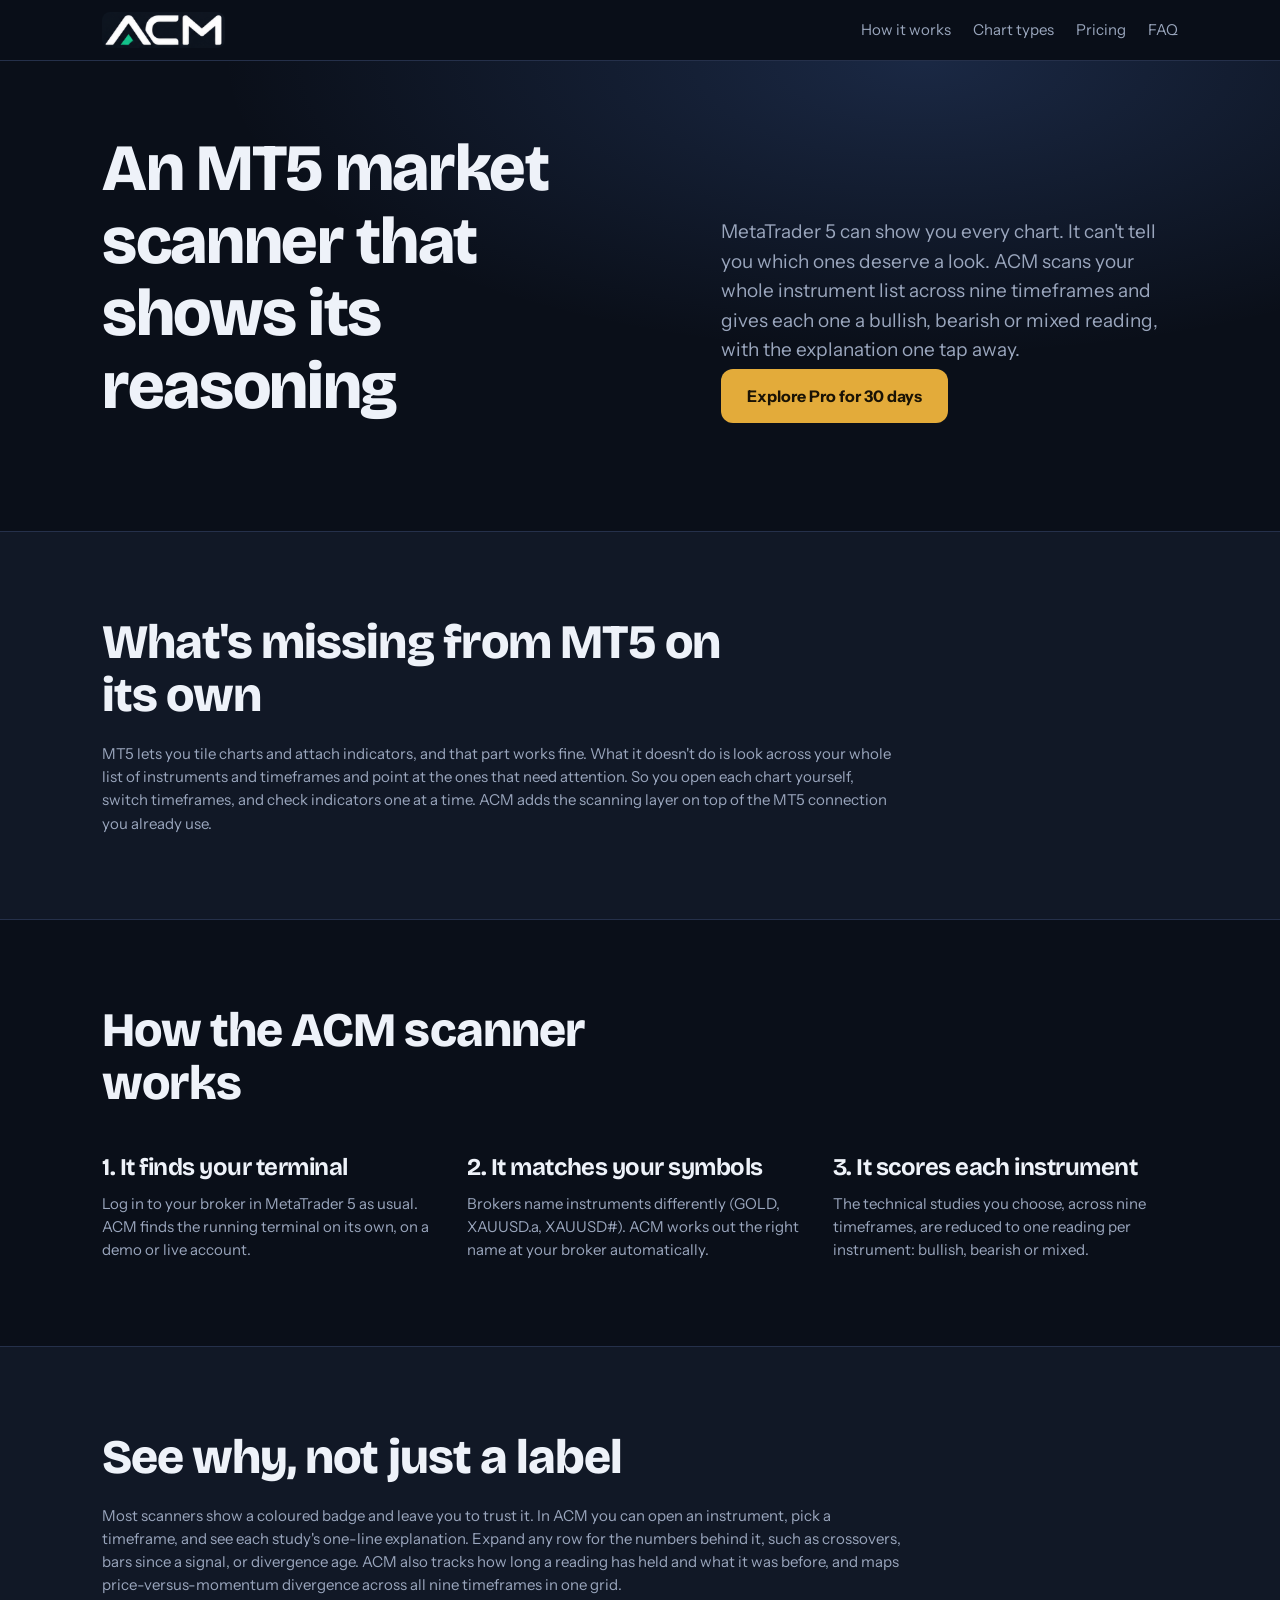
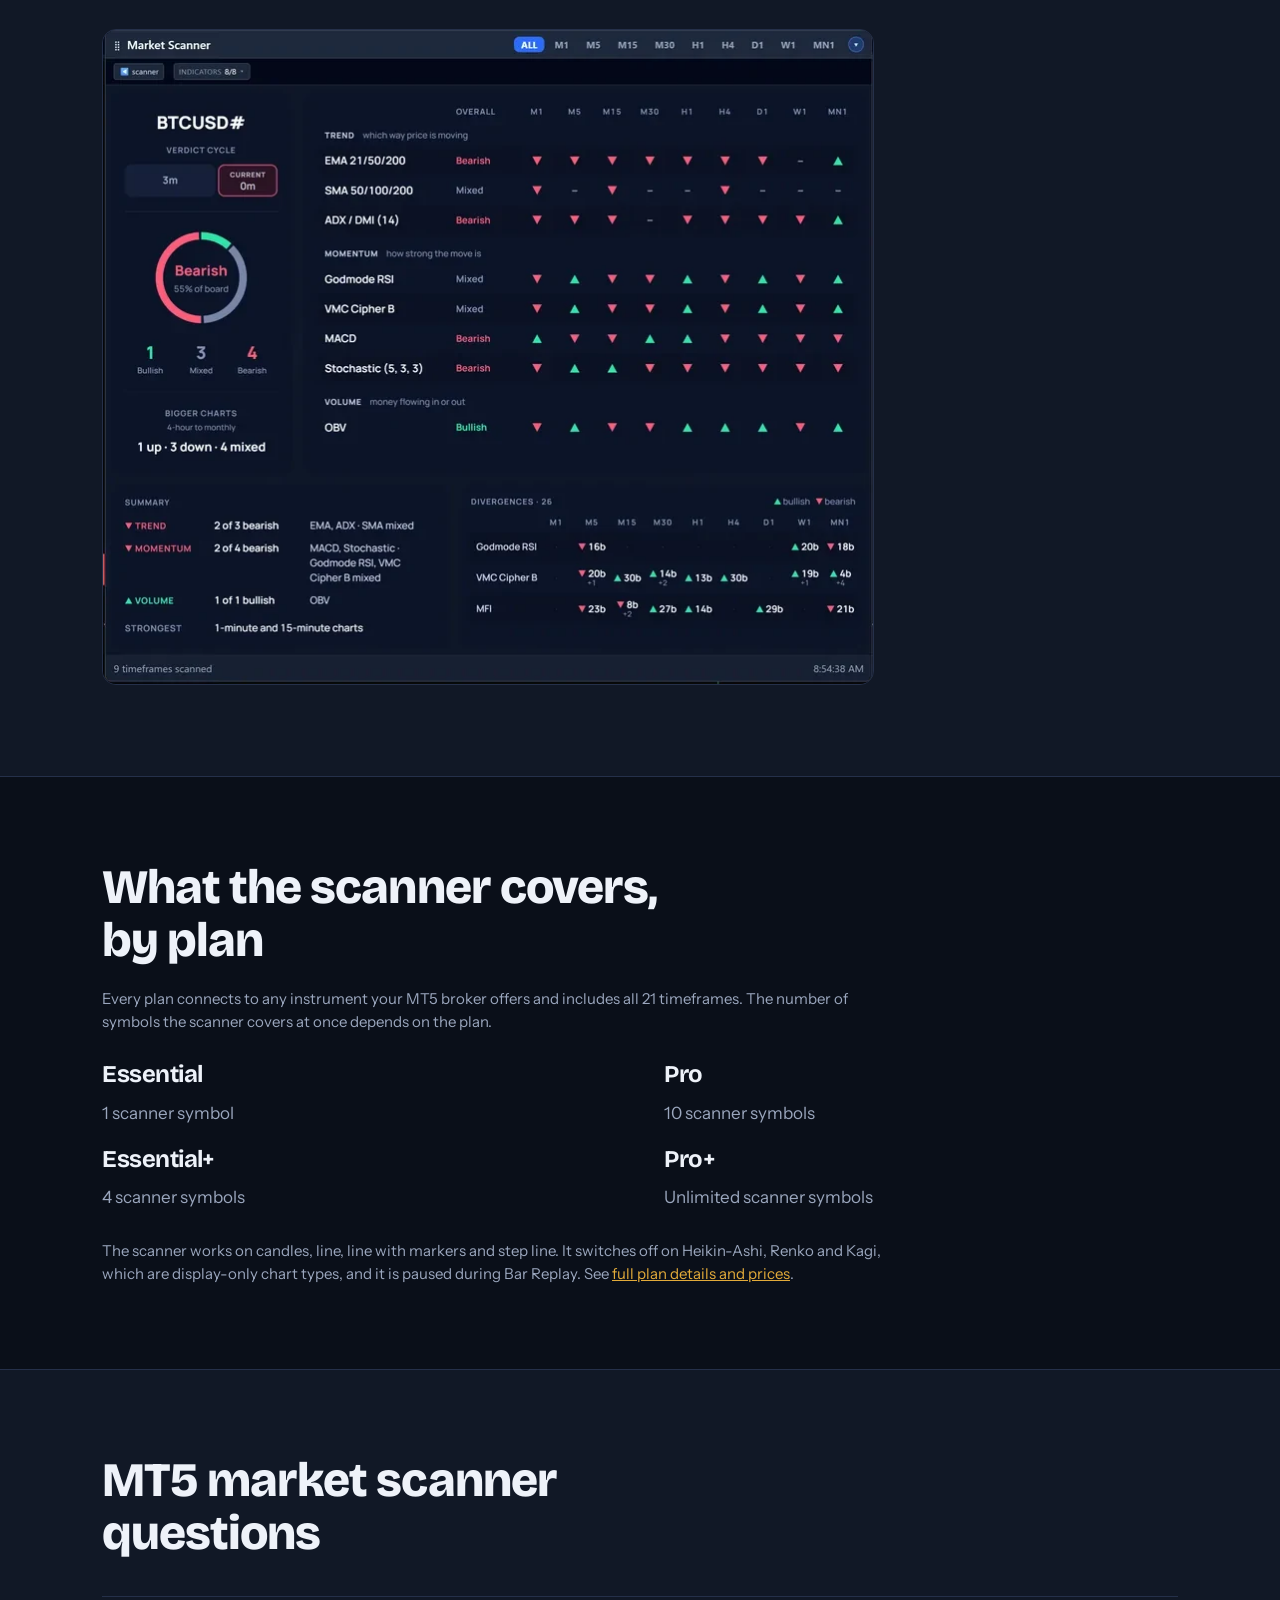
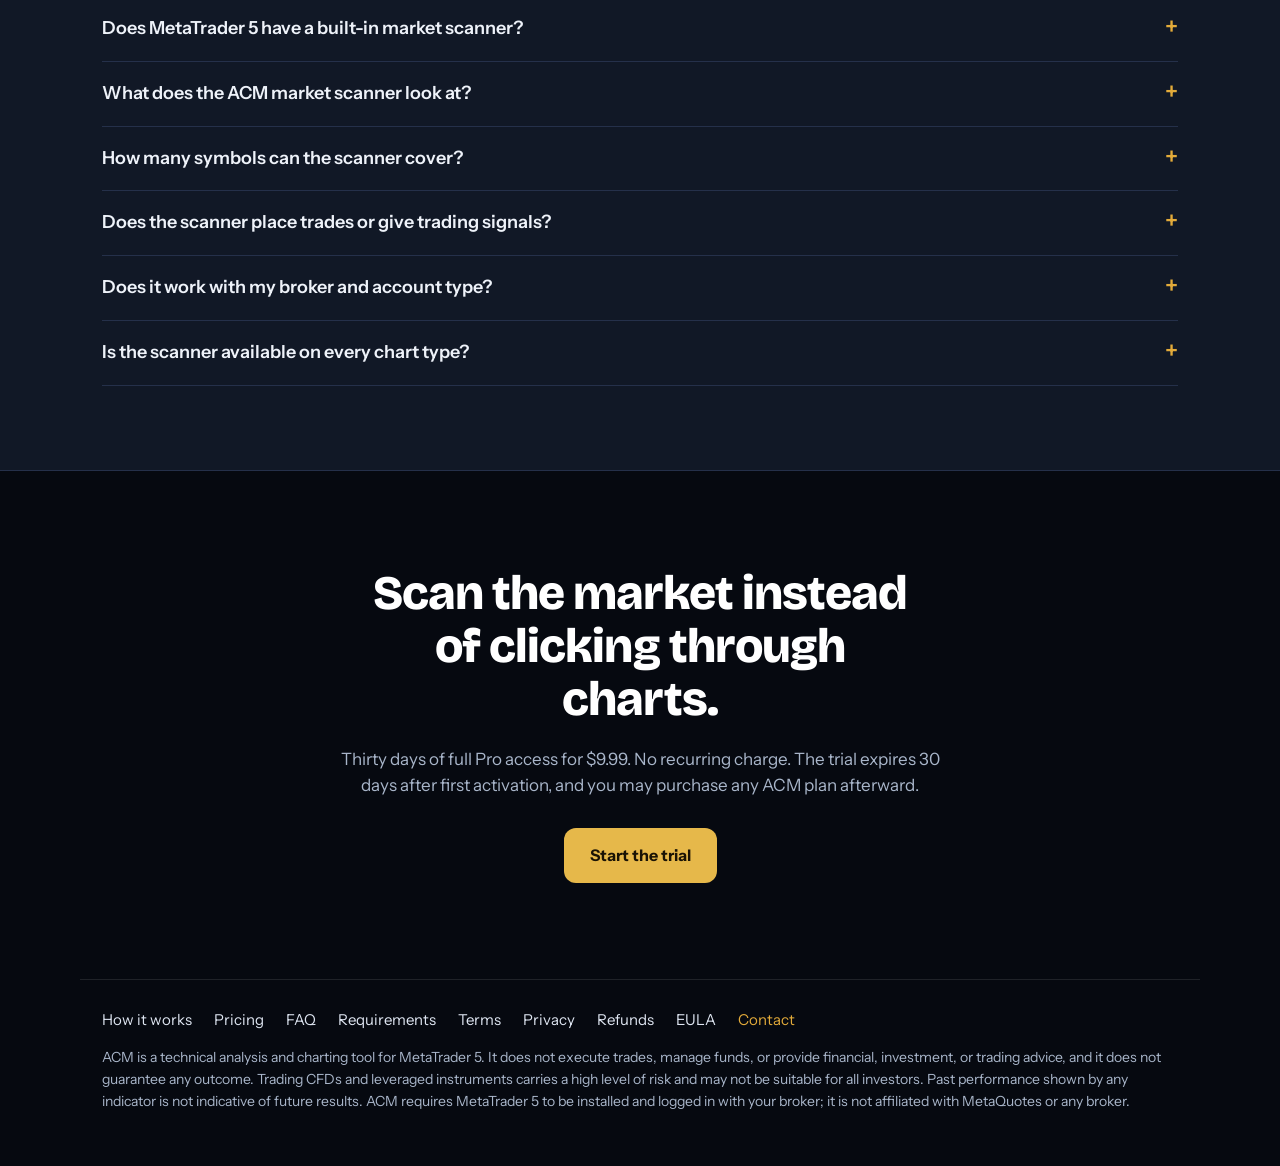
<file: mt5-market-scanner.html>
<!DOCTYPE html>
<html lang="en">
<head>
<meta charset="utf-8">
<meta name="viewport" content="width=device-width, initial-scale=1, viewport-fit=cover">
<title>MT5 Market Scanner: Scan Every Symbol and Timeframe | ACM</title>
<meta name="description" content="ACM adds a market scanner to MetaTrader 5. The technical studies you choose, across nine timeframes, are reduced to one bullish, bearish or mixed reading per instrument, with the reasoning shown.">
<link rel="canonical" href="https://acmscope.com/mt5-market-scanner">
<link rel="icon" href="/favicon.ico" sizes="any">
<link rel="icon" type="image/png" sizes="32x32" href="/favicon-32.png">
<link rel="apple-touch-icon" href="/apple-touch-icon.png">
<meta property="og:type" content="website">
<meta property="og:site_name" content="ACM Scope">
<meta property="og:url" content="https://acmscope.com/mt5-market-scanner">
<meta property="og:title" content="MT5 Market Scanner: Scan Every Symbol and Timeframe | ACM">
<meta property="og:description" content="ACM adds a market scanner to MetaTrader 5. The technical studies you choose, across nine timeframes, are reduced to one bullish, bearish or mixed reading per instrument, with the reasoning shown.">
<meta property="og:image" content="https://acmscope.com/assets/img/og-image.jpg">
<meta name="twitter:card" content="summary_large_image">
<script type="application/ld+json">
{"@context": "https://schema.org", "@graph": [{"@type": "WebPage", "@id": "https://acmscope.com/mt5-market-scanner#page", "url": "https://acmscope.com/mt5-market-scanner", "name": "MT5 Market Scanner: Scan Every Symbol and Timeframe | ACM", "description": "ACM adds a market scanner to MetaTrader 5. The technical studies you choose, across nine timeframes, are reduced to one bullish, bearish or mixed reading per instrument, with the reasoning shown.", "about": {"@id": "https://acmscope.com/#app"}}, {"@type": "FAQPage", "mainEntity": [{"@type": "Question", "name": "Does MetaTrader 5 have a built-in market scanner?", "acceptedAnswer": {"@type": "Answer", "text": "MT5 has a Market Watch list and lets you open charts and attach indicators, but it has no built-in view that scores your whole list of instruments across several timeframes at once. ACM adds that as a desktop app that reads from your running MT5 terminal."}}, {"@type": "Question", "name": "What does the ACM market scanner look at?", "acceptedAnswer": {"@type": "Answer", "text": "It runs the technical studies you choose (from 13 available to the scanner) across nine timeframes for each instrument your plan covers, and reduces them to one reading per instrument: bullish, bearish or mixed. You can open any instrument to see each study's one-line explanation and the numbers behind it."}}, {"@type": "Question", "name": "How many symbols can the scanner cover?", "acceptedAnswer": {"@type": "Answer", "text": "It depends on the plan: 1 symbol on Essential, 4 on Essential+, 10 on Pro and unlimited on Pro+. Every plan works with any instrument your MT5 broker offers."}}, {"@type": "Question", "name": "Does the scanner place trades or give trading signals?", "acceptedAnswer": {"@type": "Answer", "text": "No. ACM never places a trade and never touches your account. It reads market data through MetaTrader 5 and shows what the technical studies currently say. It is a charting and analysis tool, not financial advice."}}, {"@type": "Question", "name": "Does it work with my broker and account type?", "acceptedAnswer": {"@type": "Answer", "text": "ACM works with any MetaTrader 5 broker, on demo or live accounts. It finds the running terminal and matches your broker's symbol names automatically, including suffixes."}}, {"@type": "Question", "name": "Is the scanner available on every chart type?", "acceptedAnswer": {"@type": "Answer", "text": "The scanner and indicators work on candles, line, line with markers and step line. Heikin-Ashi, Renko and Kagi are display-only chart types, so the scanner switches off on those. It is also paused during Bar Replay so live readings never appear beside historical charts."}}]}]}
</script>
<link rel="preconnect" href="https://fonts.googleapis.com">
<link rel="preconnect" href="https://fonts.gstatic.com" crossorigin>
<link rel="stylesheet" href="https://fonts.googleapis.com/css2?family=Bricolage+Grotesque:wght@600;700;800&family=Instrument+Sans:wght@400;500;600;700&display=swap">
<style>
:root{--bg:#0a0f19;--panel:#111826;--ink:#eef2f9;--mute:#9aa6bd;--line:#25304a;--night:#060910;--bull:#3fd3ae;--bear:#f0645a;--mix:#e6b84a;--acc:#e3ab3a;--accs:rgba(227,171,58,.13);color-scheme:dark;
box-sizing:border-box;padding-top:env(safe-area-inset-top,0px);padding-bottom:env(safe-area-inset-bottom,0px)}
*,*::before,*::after{box-sizing:inherit}
html{scroll-behavior:smooth;scroll-padding-top:70px}
body{margin:0;background:var(--bg);color:var(--ink);font-family:"Instrument Sans",system-ui,-apple-system,"Segoe UI",sans-serif;line-height:1.55;font-size:17px}
h1,h2,h3{font-family:"Bricolage Grotesque","Instrument Sans",sans-serif;letter-spacing:-.02em;line-height:1.1;margin:0}
a{color:inherit}
.w{max-width:1120px;margin:0 auto;padding:0 22px}
header{position:sticky;top:env(safe-area-inset-top,0px);z-index:9;background:color-mix(in srgb,var(--bg) 88%,transparent);backdrop-filter:blur(10px);border-bottom:1px solid var(--line)}
header .w{display:flex;align-items:center;justify-content:space-between;height:60px;gap:16px}
.logo{font-family:"Bricolage Grotesque",sans-serif;font-weight:800;font-size:24px;text-decoration:none;letter-spacing:-.03em}
nav{display:flex;gap:22px;font-size:15px;overflow-x:auto}
nav a{text-decoration:none;color:var(--mute);white-space:nowrap}nav a:hover{color:var(--ink)}
.tick{background:var(--night);color:#e8edf5;overflow:hidden;white-space:nowrap;font-size:14px}
.tick div{display:inline-flex;gap:34px;padding:10px 0;animation:slide 40s linear infinite}
.tick span b{margin:0 6px;font-weight:600}
.tick i{font-style:normal;margin-right:6px}
.bullish{color:var(--bull)}.mixed{color:var(--mix)}.bearish{color:var(--bear)}
.tick .bullish{color:#3fd3ae}.tick .mixed{color:#e6b84a}
@keyframes slide{to{transform:translateX(-50%)}}
@media (prefers-reduced-motion:reduce){.tick div{animation:none}.dot{animation:none!important}}
.hero{padding:72px 0 64px}
.hero .w{display:grid;grid-template-columns:1.05fr 1fr;gap:48px;align-items:center}
h1{font-size:clamp(38px,5.4vw,66px);font-weight:800}
.hero p{color:var(--mute);font-size:19px;max-width:46ch;margin:22px 0 30px}
.btn{display:inline-block;background:var(--acc);color:#1a1305;font-weight:700;padding:15px 26px;border-radius:12px;text-decoration:none;border:0;font-size:16px}
.btn:hover{background:#fff;color:#1a1305}.btn:focus-visible,a:focus-visible,summary:focus-visible{outline:3px solid var(--acc);outline-offset:3px}
.board{background:var(--night);border-radius:20px;padding:10px;box-shadow:0 30px 60px -30px rgba(15,22,32,.55)}
.row{display:grid;grid-template-columns:1fr auto auto;gap:14px;align-items:center;padding:14px 16px;border-radius:12px;color:#e8edf5;font-size:16px}
.row+.row{border-top:1px solid rgba(255,255,255,.07)}
.row .s{font-weight:700}.row .s small{display:block;font-weight:500;color:#9fb0c8;font-size:14px}
.pill{font-weight:700;font-size:14px;padding:5px 12px;border-radius:99px;display:inline-flex;align-items:center;gap:7px}
.pill.bullish{background:rgba(63,211,174,.14);color:#3fd3ae}.pill.mixed{background:rgba(230,184,74,.14);color:#e6b84a}
.dot{width:8px;height:8px;border-radius:50%;background:currentColor;animation:pulse 2s ease-in-out infinite}
@keyframes pulse{50%{opacity:.25}}
.row.up{background:rgba(63,211,174,.07)}
section{padding:84px 0}
section.alt{background:var(--panel);border-block:1px solid var(--line)}
h2{font-size:clamp(30px,3.9vw,48px);font-weight:800;max-width:20ch}
.lede{color:var(--mute);max-width:62ch;margin:18px 0 0}
.two{display:grid;grid-template-columns:1fr 1fr;gap:48px;margin-top:44px;align-items:start}
h3{font-size:24px;font-weight:700}
.two p{color:var(--mute);margin:12px 0 0}
ul.b{list-style:none;padding:0;margin:20px 0 0}
ul.b li{padding:10px 0 10px 30px;position:relative;border-top:1px solid var(--line)}
ul.b li::before{content:"";position:absolute;left:4px;top:19px;width:12px;height:12px;border-radius:3px;background:var(--acc)}
.grid16{display:grid;grid-template-columns:repeat(4,1fr);gap:8px;background:var(--night);padding:14px;border-radius:18px}
.grid16 i{aspect-ratio:1.5;border-radius:6px;background:#1c2738;display:block}
.grid16 i:nth-child(5n+1){background:linear-gradient(135deg,#1c2738,#2b4bdb)}
.grid16 i:nth-child(7n+2){background:linear-gradient(135deg,#1c2738,#0e9a78)}
.three{display:grid;grid-template-columns:repeat(3,1fr);gap:20px;margin-top:44px}
.card{background:var(--bg);border:1px solid var(--line);border-radius:18px;padding:26px}
.card p{color:var(--mute);margin:12px 0 0}
.chips{display:flex;flex-wrap:wrap;gap:8px;margin:44px 0 12px}
.chips span{background:var(--accs);color:var(--acc);font-weight:600;font-size:14.5px;padding:7px 13px;border-radius:99px}
.note{color:var(--mute);font-size:15px;max-width:80ch;margin:0}
.types{display:grid;grid-template-columns:repeat(3,1fr);gap:20px;margin-top:40px}
.type{background:var(--panel);border:1px solid var(--line);border-radius:18px;padding:22px 24px;display:flex;justify-content:space-between;align-items:center;font-family:"Bricolage Grotesque",sans-serif;font-weight:700;font-size:22px}
.type em{font-family:"Instrument Sans",sans-serif;font-style:normal;font-size:14px;font-weight:600;padding:5px 12px;border-radius:99px;background:var(--accs);color:var(--acc)}
.type.x em{background:var(--night);color:#fff}
.stats{display:grid;grid-template-columns:repeat(4,1fr);gap:20px;margin-top:40px}
.stat{border-top:3px solid var(--acc);padding-top:14px}
.stat .n{font-family:"Bricolage Grotesque",sans-serif;font-size:76px;font-weight:800;line-height:1}
.stat div:last-child{color:var(--mute);font-weight:600}.stat b{display:block;font-size:18px}
.map{display:flex;flex-wrap:wrap;align-items:center;gap:12px;margin-top:36px}
.map span{background:var(--night);color:#fff;font-weight:600;padding:10px 16px;border-radius:10px}
.map p{margin:0;flex-basis:100%;color:var(--mute)}
.trial{display:flex;flex-wrap:wrap;gap:18px 30px;justify-content:space-between;align-items:center;margin-top:40px;background:var(--night);color:#e8edf5;border-radius:20px;padding:28px 32px}
.trial small{color:#e6b84a;font-weight:600;font-size:15px}.trial h3{margin:4px 0 8px;color:#fff}.trial p{margin:0;color:#a9b6ca;max-width:64ch}
.trial a{background:#e6b84a;color:#1a1305;font-weight:700;padding:14px 24px;border-radius:12px;text-decoration:none}
.plans{display:grid;grid-template-columns:repeat(4,1fr);gap:16px;margin-top:34px;align-items:stretch}
.plan{position:relative;background:var(--panel);border:1px solid var(--line);border-radius:20px;padding:26px 22px;display:flex;flex-direction:column}
.plan.pro{border:2px solid var(--acc);transform:scale(1.04);box-shadow:0 30px 60px -30px rgba(43,75,219,.5)}
.plan .badge{position:absolute;top:-14px;left:22px;background:var(--acc);color:#fff;font-weight:700;font-size:13px;padding:4px 14px;border-radius:99px}
.plan h3{font-size:26px}.plan .t{color:var(--mute);font-size:15px;margin:6px 0 18px;min-height:46px}
.pr{padding:14px 0;border-block:1px solid var(--line);display:flex;align-items:baseline;justify-content:space-between;color:var(--mute);font-size:14px}
.pr b{font-family:"Bricolage Grotesque",sans-serif;font-size:46px;color:var(--ink);letter-spacing:-.03em}
.plan ul{list-style:none;padding:0;margin:14px 0 22px;flex:1;font-size:15px}
.plan li{padding:7px 0 7px 26px;position:relative}
.plan li::before{content:"✓";position:absolute;left:0;color:var(--bull);font-weight:700}
.plan li.n{color:var(--mute);opacity:.7}.plan li.n::before{content:"–";color:var(--mute)}
.plan .btn{text-align:center;background:var(--accs);color:var(--acc)}
.plan.pro .btn{background:var(--acc);color:#fff}.plan .btn:hover{background:var(--ink);color:var(--bg)}
details{border-top:1px solid var(--line);padding:18px 0}details:last-of-type{border-bottom:1px solid var(--line)}
summary{cursor:pointer;font-weight:600;font-size:18px;list-style:none;display:flex;justify-content:space-between;gap:20px}
summary::after{content:"+";font-size:24px;line-height:1;color:var(--acc)}details[open] summary::after{content:"–"}
details p{color:var(--mute);margin:12px 0 0;max-width:72ch}
.cta{background:var(--night);color:#fff;text-align:center;padding:96px 0}
.cta h2{margin:0 auto;max-width:18ch;color:#fff}.cta p{color:#a9b6ca;max-width:56ch;margin:20px auto 30px}
.cta .btn{background:#e6b84a;color:#1a1305}
footer{background:var(--night);color:#a9b6ca;padding:0 0 40px;font-size:14px}
footer .w{border-top:1px solid rgba(255,255,255,.1);padding-top:28px}
footer nav{margin-bottom:16px;color:#fff}footer nav a{color:#dfe6f2}
#pricing{background:radial-gradient(900px 400px at 62% 60%,rgba(227,171,58,.09),transparent 70%),#0a0f19;color:#eef2f9}
#pricing .lede,#pricing .note{color:#9aa6bd}
#pricing .trial{border:1px solid #25304a;background:linear-gradient(90deg,rgba(227,171,58,.10),transparent 70%),#121927}
#pricing .trial{display:grid;grid-template-columns:1fr auto;gap:0 56px;align-items:center;border:2px solid var(--acc);box-shadow:0 0 60px rgba(227,171,58,.18);padding:36px 40px}
.trial small{letter-spacing:.12em;font-size:13px}
.trial h3{font-size:32px}
#pricing .trial p{max-width:58ch;font-size:17px}
.tcta{display:flex;flex-direction:column;align-items:stretch;gap:10px;width:310px;padding-left:48px;border-left:1px solid rgba(227,171,58,.28);text-align:center}
.tprice b{display:block;font-family:"Bricolage Grotesque",sans-serif;font-size:60px;font-weight:800;line-height:1;color:#fff;letter-spacing:-.03em}
.tprice em{display:block;font-style:normal;font-size:14px;color:#a9b6ca;margin-top:6px}
.tcta span{font-size:13px;color:#a9b6ca}
#pricing .trial .tcta a{display:block;font-size:17px;padding:16px 20px;box-shadow:0 10px 30px -10px rgba(227,171,58,.7);transition:transform .15s}
#pricing .trial .tcta a:hover{transform:translateY(-2px);background:#fff}
@media (max-width:860px){#pricing .trial{grid-template-columns:1fr;gap:28px;padding:28px 24px}.tcta{width:auto;padding:24px 0 0;border-left:0;border-top:1px solid rgba(227,171,58,.28)}}
#pricing .plan{--a:#8593ad;background:#121927;border:1px solid #25304a;border-top:3px solid var(--a);border-radius:16px;padding:28px 24px 24px}
#pricing .plan:nth-child(2){--a:#5b8def}#pricing .plan:nth-child(3){--a:#e3ab3a}#pricing .plan:nth-child(4){--a:#a084ea}
#pricing .plan.pro{background:#1a2336;border-color:#e3ab3a;transform:scale(1.045);z-index:1;box-shadow:0 0 80px rgba(227,171,58,.18)}
#pricing .plan .badge{background:#e3ab3a;color:#1a1305;left:50%;transform:translateX(-50%);top:-15px;padding:5px 18px}
#pricing .plan h3{color:#eef2f9}#pricing .plan .t{color:#9aa6bd}
.pricebox{display:flex;align-items:baseline;justify-content:space-between;gap:8px;padding:18px 0;border-block:1px solid #25304a;margin-bottom:8px}
.pricebox .k{font-size:14px;color:var(--a)}
.pricebox .price{font-family:"Bricolage Grotesque",sans-serif;font-size:52px;font-weight:700;line-height:1;letter-spacing:-.02em;color:#eef2f9}
.pricebox .price span{font-family:"Instrument Sans",sans-serif;font-size:14px;font-weight:400;color:#9aa6bd;letter-spacing:0;display:block;margin:8px 0 0;text-align:right}
#pricing .plan li{color:#dbe2ef;padding:9px 0 9px 33px;border-bottom:1px solid rgba(37,48,74,.6)}
#pricing .plan li:last-child{border-bottom:0}#pricing .plan li b{color:#fff}
#pricing .plan li::before{width:21px;height:21px;border-radius:50%;background:rgba(79,195,138,.15);color:#4fc38a;font-size:12px;display:grid;place-items:center;top:11px}
#pricing .plan li.n{color:#66728b;opacity:1}#pricing .plan li.n::before{content:"–";background:none;color:#66728b;font-size:16px}
#pricing .plan .btn{background:#2b3a57;color:#fff;padding:15px;border-radius:11px}
#pricing .plan:nth-child(2) .btn{background:#2f5197}#pricing .plan:nth-child(4) .btn{background:#5b41a6}
#pricing .plan.pro .btn{background:#e3ab3a;color:#1a1305}#pricing .plan .btn:hover{filter:brightness(1.14)}
.logo img{height:36px;width:auto;display:block;border-radius:8px}
.hero .w{display:block}.hh{display:grid;grid-template-columns:1.25fr 1fr;gap:48px;align-items:end;margin-bottom:44px}.hh p{margin:0 0 4px}
.media{border-radius:18px;overflow:hidden;border:1px solid var(--line);background:#05080d;box-shadow:0 30px 60px -32px rgba(15,22,32,.6)}
.media img,.media video{display:block;width:100%;height:auto}
.hero .media{box-shadow:0 40px 80px -36px rgba(43,75,219,.55)}
.srow{display:grid;grid-template-columns:1fr 1.25fr;gap:52px;align-items:center;margin-top:64px}.srow.rev{grid-template-columns:1.25fr 1fr}.srow.rev>.media{order:-1}
.srow p{color:var(--mute);margin:14px 0 0}
.types .type{display:block;padding:0;background:none;border:0;margin:0}
.types figcaption{display:flex;justify-content:space-between;align-items:center;padding:14px 4px 0;font-family:"Bricolage Grotesque",sans-serif;font-weight:700;font-size:22px}
.after{margin-top:48px}
@media (max-width:960px){.hh,.srow,.srow.rev{grid-template-columns:1fr;gap:28px}.srow.rev>.media{order:0}}
.hero{background:radial-gradient(1000px 420px at 72% 0%,rgba(91,141,239,.20),transparent 70%)}
.navcta{background:var(--acc);color:#1a1305;font-weight:700;font-size:14px;padding:9px 16px;border-radius:10px;text-decoration:none;white-space:nowrap}
.navcta:hover{background:#fff}
a[href^="mailto"]{color:var(--acc)}
.facts{display:grid;grid-template-columns:repeat(4,1fr);gap:20px;margin-top:44px}
.facts div{border-top:1px solid var(--line);padding-top:14px}.facts b{display:block;font-size:17px}.facts span{color:var(--mute);font-size:15px}
.steps{display:grid;grid-template-columns:repeat(3,1fr);gap:20px;margin-top:28px}
.step{background:var(--bg);border:1px solid var(--line);border-radius:18px;padding:26px}
.step i{font-style:normal;display:grid;place-items:center;width:38px;height:38px;border-radius:50%;background:var(--accs);color:var(--acc);font-weight:800;margin-bottom:16px}
.step p{color:var(--mute);margin:10px 0 0}
@media (max-width:960px){.facts{grid-template-columns:repeat(2,1fr)}.steps{grid-template-columns:1fr}}
@media (max-width:960px){.hero .w,.two{grid-template-columns:1fr}.three,.types{grid-template-columns:1fr}.stats,.plans{grid-template-columns:repeat(2,1fr)}.plan.pro{transform:none}}
@media (max-width:560px){.stats,.plans{grid-template-columns:1fr}header nav{display:none}}

/* ACM animated hero (scoped) */
#acm-hero{width:100%;position:relative;overflow:hidden;background:#070d18;border-radius:18px;border:1px solid var(--line);box-shadow:0 40px 80px -36px rgba(43,75,219,.55)}#acm-hero *{box-sizing:border-box;margin:0}#acm-hero h3,#acm-hero p,#acm-hero em{font-family:inherit;letter-spacing:normal;line-height:normal;max-width:none}#acm-hero .item h3{font-size:15px;font-weight:700;margin-bottom:6px}#acm-hero .item p{color:#b9c4dc;font-size:12.5px;line-height:1.4}#acm-hero .h .c{font-family:inherit}#acm-hero #acm-stage{position:absolute;left:0;top:0;width:1920px;height:1080px;transform-origin:0 0;overflow:hidden;color:#fff;font-family:"Helvetica Neue",Arial,"Liberation Sans",sans-serif}#acm-hero .bg{position:absolute;inset:0;background:radial-gradient(900px 600px at 78% 55%,#1b4a6a55,transparent 70%),radial-gradient(700px 500px at 5% 0%,#12805f33,transparent 70%),linear-gradient(160deg,#0d1a2e,#070d18 65%)}#acm-hero .grid{position:absolute;inset:0;background-image:linear-gradient(#ffffff08 1px,transparent 1px),linear-gradient(90deg,#ffffff08 1px,transparent 1px);background-size:80px 80px;-webkit-mask-image:linear-gradient(90deg,#000,transparent 85%);mask-image:linear-gradient(90deg,#000,transparent 85%)}#acm-hero .h{position:absolute;left:96px;top:150px;width:760px}#acm-hero .h .a{font-size:62px;font-weight:700;letter-spacing:-1.5px;line-height:1.1}#acm-hero .h .b{font-size:96px;font-weight:800;letter-spacing:-4px;line-height:1.05;white-space:nowrap}#acm-hero .h .c{font-size:34px;line-height:1.3;color:#a9b8d6;margin-top:24px}#acm-hero .feat{display:grid;grid-template-columns:repeat(3,224px)}#acm-hero .item{text-align:center;padding:16px 10px 18px;border-left:1px solid #ffffff1f}#acm-hero .item:nth-child(3n+1){border-left:0}#acm-hero .item:nth-child(-n+3){border-bottom:1px solid #ffffff14}#acm-hero .ic{width:84px;height:84px;margin:0 auto 12px;border-radius:19px;background:linear-gradient(145deg,#1a2a44,#0c182b);border:1px solid #ffffff22;display:flex;align-items:center;justify-content:center}#acm-hero .ic svg{width:56px;height:56px}#acm-hero .ic.n{flex-direction:column}#acm-hero .ic.n svg{width:44px;height:44px}#acm-hero .ic.n em{font-style:normal;font-weight:800;font-size:21px;line-height:21px;margin-bottom:1px}#acm-hero .item h3{font-size:15px;font-weight:700;margin-bottom:6px}#acm-hero .item p{color:#b9c4dc;font-size:12.5px;line-height:1.4}#acm-hero .feat{position:absolute;left:96px;top:585px}#acm-hero .in{opacity:0;transform:translateY(26px);animation:ah-up .9s ease-out forwards}#acm-hero .persp{position:absolute;left:800px;top:290px;width:1010px;height:532px;perspective:2600px;opacity:0;animation:ah-up 1s .5s ease-out forwards}#acm-hero .card{position:absolute;inset:0;transform-style:preserve-3d;animation:ah-flip 10s 1.6s ease-in-out infinite}#acm-hero .face{position:absolute;left:0;width:100%;backface-visibility:hidden;-webkit-backface-visibility:hidden;border-radius:14px;overflow:hidden;border:1px solid #ffffff2b;box-shadow:0 40px 90px #000c}#acm-hero .face img{display:block;width:100%}#acm-hero .f1{top:35px}#acm-hero .f2{top:0;transform:rotateY(180deg)}#acm-hero .tag{position:absolute;left:800px;top:226px;font-size:15px;font-weight:700;letter-spacing:.16em;text-transform:uppercase;padding:8px 16px;border-radius:20px}#acm-hero .t1{background:#1a2a44;border:1px solid #ffffff33;color:#c8d4ea;animation:ah-ta 10s 1.6s infinite}#acm-hero .t2{background:#2fd6a4;color:#062018;opacity:0;animation:ah-tb 10s 1.6s infinite}#acm-hero .badge{position:absolute;left:1724px;top:214px;width:84px;height:84px;border-radius:50%;background:#2fd6a4;display:flex;align-items:center;justify-content:center;box-shadow:0 10px 30px #000a;animation:ah-spin 10s 1.6s ease-in-out infinite}@keyframes ah-up{to{opacity:1;transform:none}}@keyframes ah-flip{0%,28%{transform:rotateY(0) scale(1)}34%{transform:rotateY(90deg) scale(1.05)}40%,88%{transform:rotateY(180deg) scale(1)}94%{transform:rotateY(270deg) scale(1.05)}100%{transform:rotateY(360deg) scale(1)}}@keyframes ah-ta{0%,30%{opacity:1}36%,90%{opacity:0}96%,100%{opacity:1}}@keyframes ah-tb{0%,30%{opacity:0}36%,90%{opacity:1}96%,100%{opacity:0}}@keyframes ah-spin{0%,28%{transform:rotate(0)}40%,88%{transform:rotate(360deg)}100%{transform:rotate(720deg)}}@media (prefers-reduced-motion:reduce){#acm-hero .in,#acm-hero .persp{animation:none;opacity:1;transform:none}#acm-hero .card,#acm-hero .badge,#acm-hero .t1,#acm-hero .t2{animation:none}#acm-hero .card{transform:rotateY(180deg)}#acm-hero .t1{opacity:0}#acm-hero .t2{opacity:1}}
</style>
</head>
<body id="top">
<header><div class="w"><a class="logo" href="/"><img src="/assets/img/acm-logo-wordmark.png" alt="ACM logo" width="720" height="210"></a><nav><a href="/#how-it-works">How it works</a><a href="/#chart-types">Chart types</a><a href="/#pricing">Pricing</a><a href="/#faq">FAQ</a></nav></div></header>

<main>
<div class="hero"><div class="w">
<div class="hh"><h1>An MT5 market scanner that shows its reasoning</h1><div><p>MetaTrader 5 can show you every chart. It can't tell you which ones deserve a look. ACM scans your whole instrument list across nine timeframes and gives each one a bullish, bearish or mixed reading, with the explanation one tap away.</p><a class="btn" href="/#pricing">Explore Pro for 30 days</a></div></div>
</div></div>

<section class="alt"><div class="w"><h2>What's missing from MT5 on its own</h2>
<p class="note" style="margin-top:20px">MT5 lets you tile charts and attach indicators, and that part works fine. What it doesn't do is look across your whole list of instruments and timeframes and point at the ones that need attention. So you open each chart yourself, switch timeframes, and check indicators one at a time. ACM adds the scanning layer on top of the MT5 connection you already use.</p></div></section>

<section><div class="w"><h2>How the ACM scanner works</h2>
<div class="three">
<div><h3>1. It finds your terminal</h3><p class="note" style="margin-top:12px">Log in to your broker in MetaTrader 5 as usual. ACM finds the running terminal on its own, on a demo or live account.</p></div>
<div><h3>2. It matches your symbols</h3><p class="note" style="margin-top:12px">Brokers name instruments differently (GOLD, XAUUSD.a, XAUUSD#). ACM works out the right name at your broker automatically.</p></div>
<div><h3>3. It scores each instrument</h3><p class="note" style="margin-top:12px">The technical studies you choose, across nine timeframes, are reduced to one reading per instrument: bullish, bearish or mixed.</p></div>
</div></div></section>

<section class="alt"><div class="w"><h2>See why, not just a label</h2>
<p class="note" style="margin-top:20px;margin-bottom:32px">Most scanners show a coloured badge and leave you to trust it. In ACM you can open an instrument, pick a timeframe, and see each study's one-line explanation. Expand any row for the numbers behind it, such as crossovers, bars since a signal, or divergence age. ACM also tracks how long a reading has held and what it was before, and maps price-versus-momentum divergence across all nine timeframes in one grid.</p>
<img src="/assets/img/v3-scanner-detail.webp" width="772" height="656" loading="lazy" decoding="async" alt="Detailed breakdown of a single instrument across nine timeframes with a divergence grid" style="max-width:100%;height:auto;border-radius:14px;border:1px solid var(--line)">
</div></section>

<section><div class="w"><h2>What the scanner covers, by plan</h2>
<p class="note" style="margin-top:20px">Every plan connects to any instrument your MT5 broker offers and includes all 21 timeframes. The number of symbols the scanner covers at once depends on the plan.</p>
<div class="two" style="margin-top:28px"><div><h3>Essential</h3><p>1 scanner symbol</p><h3 style="margin-top:20px">Essential+</h3><p>4 scanner symbols</p></div><div><h3>Pro</h3><p>10 scanner symbols</p><h3 style="margin-top:20px">Pro+</h3><p>Unlimited scanner symbols</p></div></div>
<p class="note" style="margin-top:28px">The scanner works on candles, line, line with markers and step line. It switches off on Heikin-Ashi, Renko and Kagi, which are display-only chart types, and it is paused during Bar Replay. See <a href="/#pricing" style="color:var(--acc)">full plan details and prices</a>.</p>
</div></section>

<section class="alt"><div class="w"><h2>MT5 market scanner questions</h2><div style="margin-top:36px"><details><summary>Does MetaTrader 5 have a built-in market scanner?</summary><p>MT5 has a Market Watch list and lets you open charts and attach indicators, but it has no built-in view that scores your whole list of instruments across several timeframes at once. ACM adds that as a desktop app that reads from your running MT5 terminal.</p></details><details><summary>What does the ACM market scanner look at?</summary><p>It runs the technical studies you choose (from 13 available to the scanner) across nine timeframes for each instrument your plan covers, and reduces them to one reading per instrument: bullish, bearish or mixed. You can open any instrument to see each study's one-line explanation and the numbers behind it.</p></details><details><summary>How many symbols can the scanner cover?</summary><p>It depends on the plan: 1 symbol on Essential, 4 on Essential+, 10 on Pro and unlimited on Pro+. Every plan works with any instrument your MT5 broker offers.</p></details><details><summary>Does the scanner place trades or give trading signals?</summary><p>No. ACM never places a trade and never touches your account. It reads market data through MetaTrader 5 and shows what the technical studies currently say. It is a charting and analysis tool, not financial advice.</p></details><details><summary>Does it work with my broker and account type?</summary><p>ACM works with any MetaTrader 5 broker, on demo or live accounts. It finds the running terminal and matches your broker's symbol names automatically, including suffixes.</p></details><details><summary>Is the scanner available on every chart type?</summary><p>The scanner and indicators work on candles, line, line with markers and step line. Heikin-Ashi, Renko and Kagi are display-only chart types, so the scanner switches off on those. It is also paused during Bar Replay so live readings never appear beside historical charts.</p></details></div></div></section>

<div class="cta"><div class="w"><h2>Scan the market instead of clicking through charts.</h2><p>Thirty days of full Pro access for $9.99. No recurring charge. The trial expires 30 days after first activation, and you may purchase any ACM plan afterward.</p><a class="btn" href="/#pricing">Start the trial</a></div></div>
</main>

<footer><div class="w"><nav><a href="/#how-it-works">How it works</a> <a href="/#pricing">Pricing</a> <a href="/#faq">FAQ</a> <a href="/#requirements">Requirements</a> <a href="terms.html">Terms</a> <a href="privacy.html">Privacy</a> <a href="/#refunds">Refunds</a> <a href="eula.html">EULA</a> <a href="mailto:support@acmscope.com">Contact</a></nav>
<p>ACM is a technical analysis and charting tool for MetaTrader 5. It does not execute trades, manage funds, or provide financial, investment, or trading advice, and it does not guarantee any outcome. Trading CFDs and leveraged instruments carries a high level of risk and may not be suitable for all investors. Past performance shown by any indicator is not indicative of future results. ACM requires MetaTrader 5 to be installed and logged in with your broker; it is not affiliated with MetaQuotes or any broker.</p></div></footer>
</body>
</html>
</file>
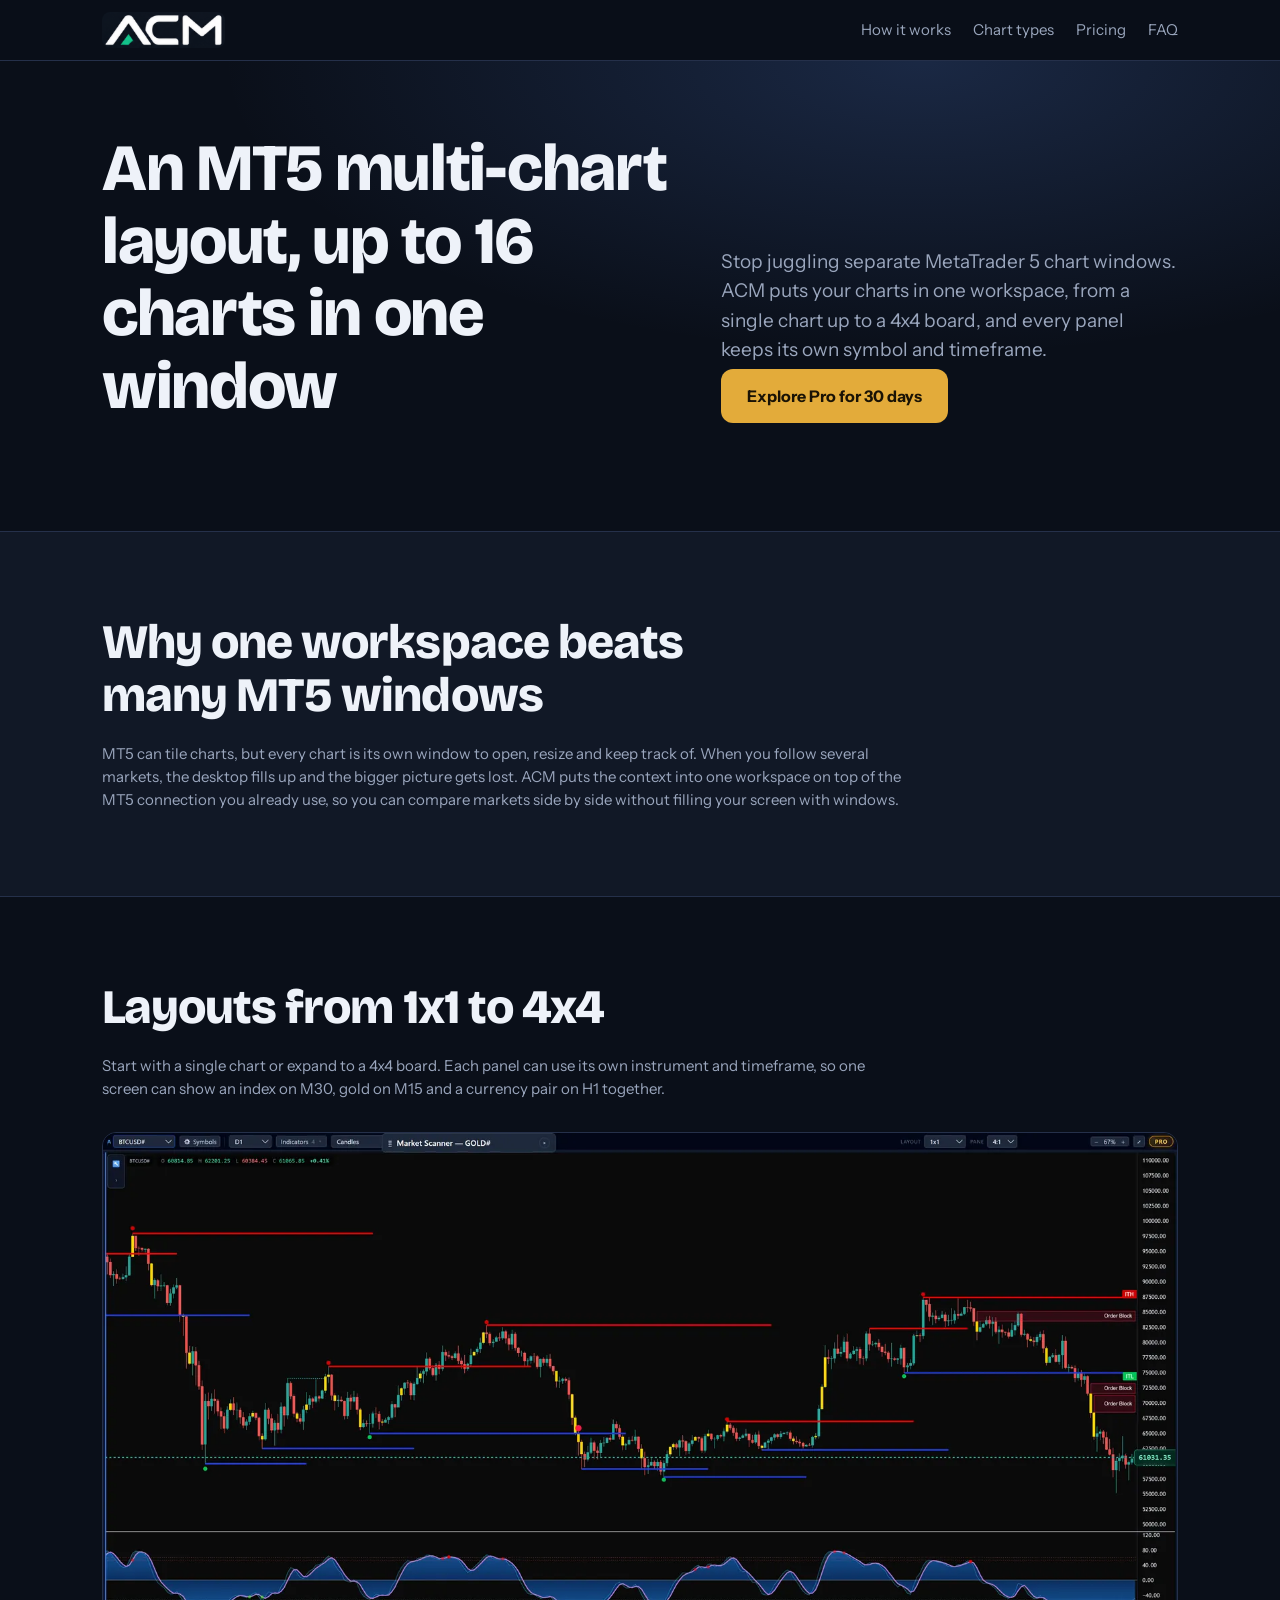
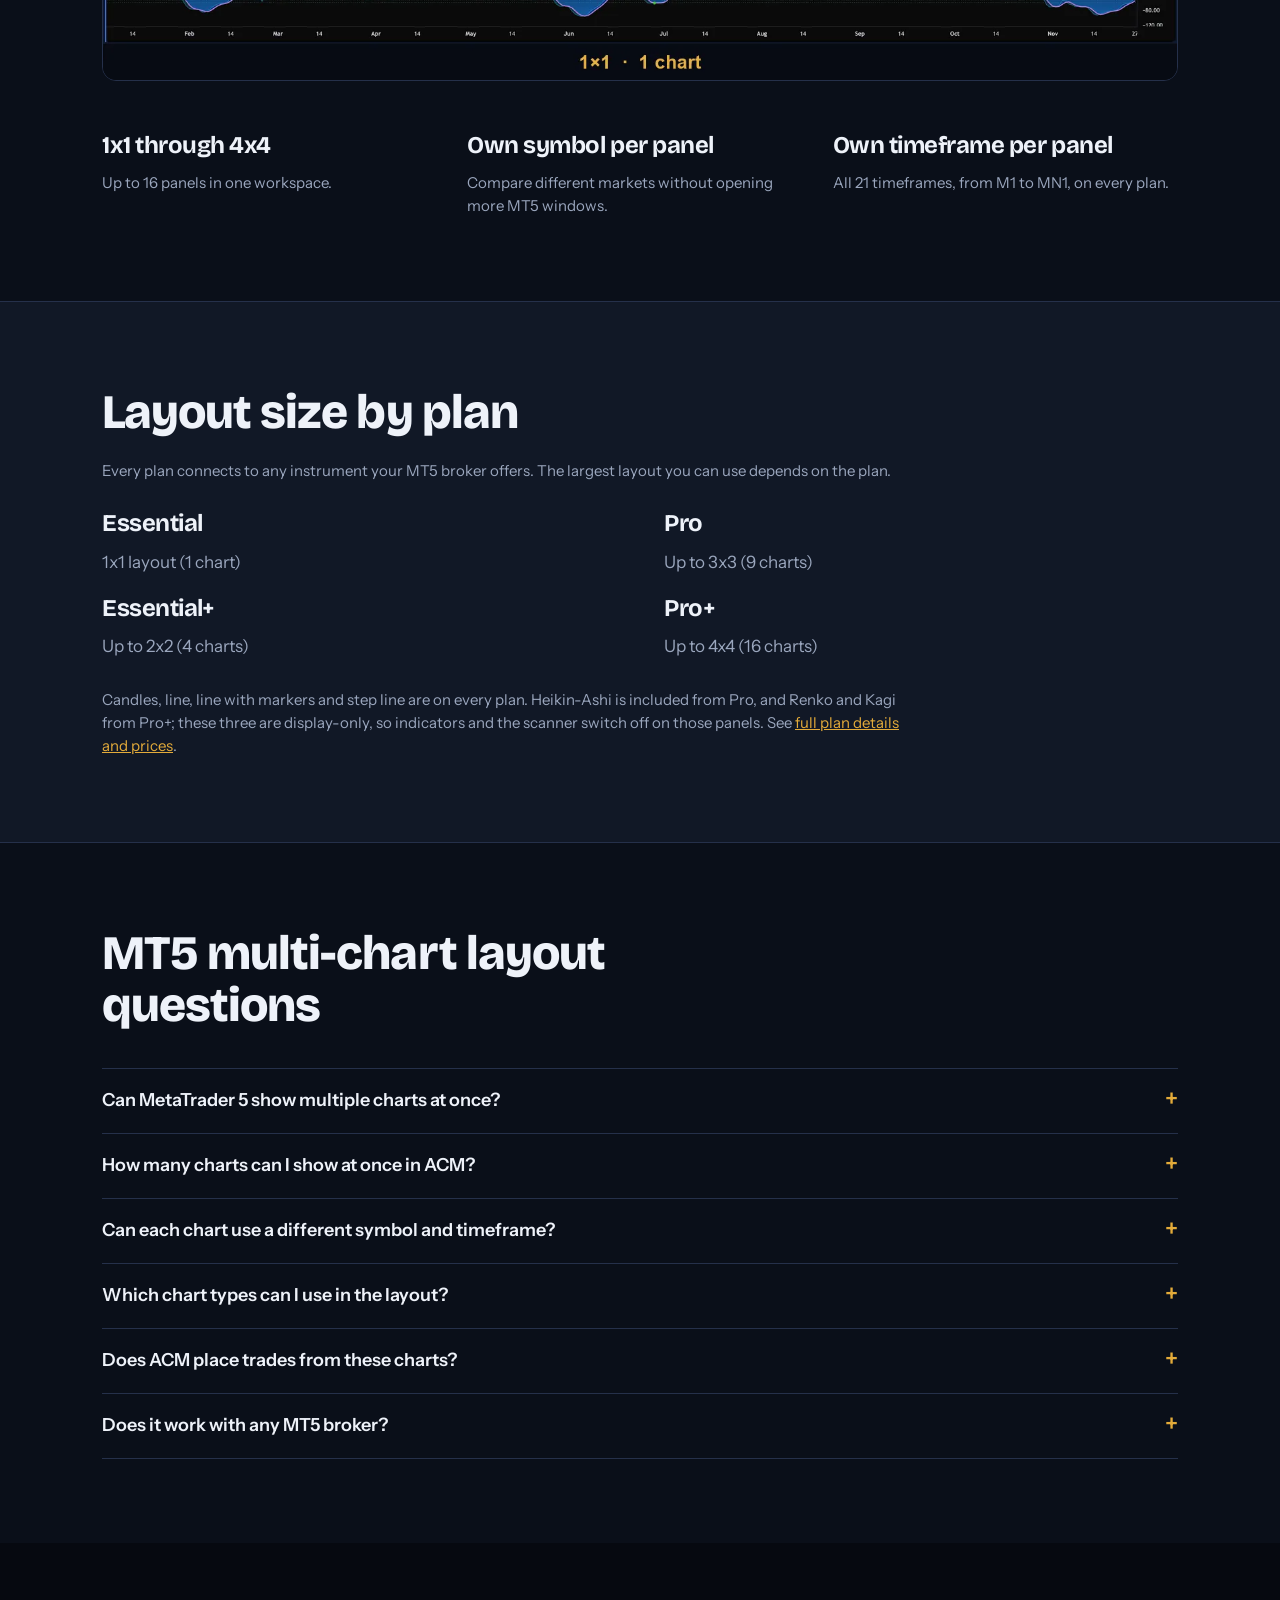
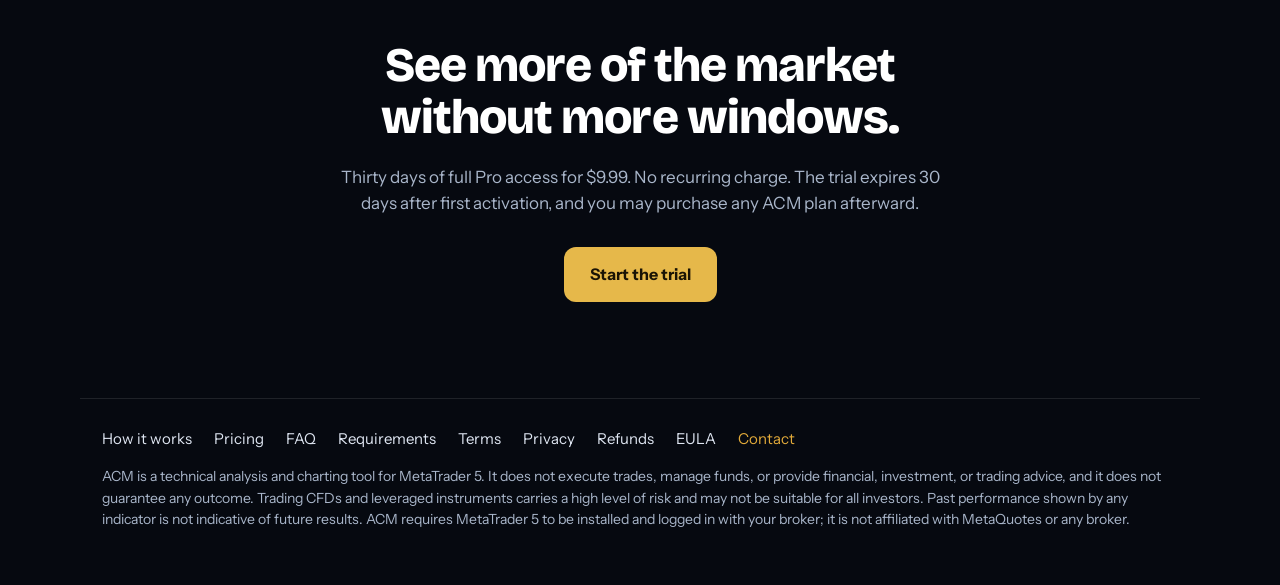
<file: mt5-multi-chart-layout.html>
<!DOCTYPE html>
<html lang="en">
<head>
<meta charset="utf-8">
<meta name="viewport" content="width=device-width, initial-scale=1, viewport-fit=cover">
<title>MT5 Multi-Chart Layout: Up to 16 Charts in One Window | ACM</title>
<meta name="description" content="ACM gives MetaTrader 5 a multi-chart workspace from 1x1 up to 4x4. Every panel can use its own symbol and timeframe, so you can compare markets in one window instead of many MT5 windows.">
<link rel="canonical" href="https://acmscope.com/mt5-multi-chart-layout">
<link rel="icon" href="/favicon.ico" sizes="any">
<link rel="icon" type="image/png" sizes="32x32" href="/favicon-32.png">
<link rel="apple-touch-icon" href="/apple-touch-icon.png">
<meta property="og:type" content="website">
<meta property="og:site_name" content="ACM Scope">
<meta property="og:url" content="https://acmscope.com/mt5-multi-chart-layout">
<meta property="og:title" content="MT5 Multi-Chart Layout: Up to 16 Charts in One Window | ACM">
<meta property="og:description" content="ACM gives MetaTrader 5 a multi-chart workspace from 1x1 up to 4x4. Every panel can use its own symbol and timeframe, so you can compare markets in one window instead of many MT5 windows.">
<meta property="og:image" content="https://acmscope.com/assets/img/og-image.jpg">
<meta name="twitter:card" content="summary_large_image">
<script type="application/ld+json">
{"@context": "https://schema.org", "@graph": [{"@type": "WebPage", "@id": "https://acmscope.com/mt5-multi-chart-layout#page", "url": "https://acmscope.com/mt5-multi-chart-layout", "name": "MT5 Multi-Chart Layout: Up to 16 Charts in One Window | ACM", "description": "ACM gives MetaTrader 5 a multi-chart workspace from 1x1 up to 4x4. Every panel can use its own symbol and timeframe, so you can compare markets in one window instead of many MT5 windows.", "about": {"@id": "https://acmscope.com/#app"}}, {"@type": "FAQPage", "mainEntity": [{"@type": "Question", "name": "Can MetaTrader 5 show multiple charts at once?", "acceptedAnswer": {"@type": "Answer", "text": "MT5 can tile several chart windows, but each one is a separate window you manage yourself. ACM adds a single workspace with layouts from 1x1 up to 4x4, where every panel can have its own symbol and timeframe."}}, {"@type": "Question", "name": "How many charts can I show at once in ACM?", "acceptedAnswer": {"@type": "Answer", "text": "It depends on the plan: one chart (1x1) on Essential, up to four (2x2) on Essential+, up to nine (3x3) on Pro and up to sixteen (4x4) on Pro+."}}, {"@type": "Question", "name": "Can each chart use a different symbol and timeframe?", "acceptedAnswer": {"@type": "Answer", "text": "Yes. Every panel can use its own instrument and its own timeframe, and all 21 timeframes from M1 to MN1 are available on every plan."}}, {"@type": "Question", "name": "Which chart types can I use in the layout?", "acceptedAnswer": {"@type": "Answer", "text": "Candles, line, line with markers and step line are on every plan. Heikin-Ashi is included from Pro, and Renko and Kagi from Pro+. Heikin-Ashi, Renko and Kagi are display-only, so indicators and the scanner switch off on those panels."}}, {"@type": "Question", "name": "Does ACM place trades from these charts?", "acceptedAnswer": {"@type": "Answer", "text": "No. ACM never places a trade and never touches your account. It reads market data through your MetaTrader 5 terminal and is a charting and analysis tool, not financial advice."}}, {"@type": "Question", "name": "Does it work with any MT5 broker?", "acceptedAnswer": {"@type": "Answer", "text": "Yes, on demo or live accounts. ACM finds the running MetaTrader 5 terminal and matches your broker's symbol names automatically, including suffixes."}}]}]}
</script>
<link rel="preconnect" href="https://fonts.googleapis.com">
<link rel="preconnect" href="https://fonts.gstatic.com" crossorigin>
<link rel="stylesheet" href="https://fonts.googleapis.com/css2?family=Bricolage+Grotesque:wght@600;700;800&family=Instrument+Sans:wght@400;500;600;700&display=swap">
<style>
:root{--bg:#0a0f19;--panel:#111826;--ink:#eef2f9;--mute:#9aa6bd;--line:#25304a;--night:#060910;--bull:#3fd3ae;--bear:#f0645a;--mix:#e6b84a;--acc:#e3ab3a;--accs:rgba(227,171,58,.13);color-scheme:dark;
box-sizing:border-box;padding-top:env(safe-area-inset-top,0px);padding-bottom:env(safe-area-inset-bottom,0px)}
*,*::before,*::after{box-sizing:inherit}
html{scroll-behavior:smooth;scroll-padding-top:70px}
body{margin:0;background:var(--bg);color:var(--ink);font-family:"Instrument Sans",system-ui,-apple-system,"Segoe UI",sans-serif;line-height:1.55;font-size:17px}
h1,h2,h3{font-family:"Bricolage Grotesque","Instrument Sans",sans-serif;letter-spacing:-.02em;line-height:1.1;margin:0}
a{color:inherit}
.w{max-width:1120px;margin:0 auto;padding:0 22px}
header{position:sticky;top:env(safe-area-inset-top,0px);z-index:9;background:color-mix(in srgb,var(--bg) 88%,transparent);backdrop-filter:blur(10px);border-bottom:1px solid var(--line)}
header .w{display:flex;align-items:center;justify-content:space-between;height:60px;gap:16px}
.logo{font-family:"Bricolage Grotesque",sans-serif;font-weight:800;font-size:24px;text-decoration:none;letter-spacing:-.03em}
nav{display:flex;gap:22px;font-size:15px;overflow-x:auto}
nav a{text-decoration:none;color:var(--mute);white-space:nowrap}nav a:hover{color:var(--ink)}
.tick{background:var(--night);color:#e8edf5;overflow:hidden;white-space:nowrap;font-size:14px}
.tick div{display:inline-flex;gap:34px;padding:10px 0;animation:slide 40s linear infinite}
.tick span b{margin:0 6px;font-weight:600}
.tick i{font-style:normal;margin-right:6px}
.bullish{color:var(--bull)}.mixed{color:var(--mix)}.bearish{color:var(--bear)}
.tick .bullish{color:#3fd3ae}.tick .mixed{color:#e6b84a}
@keyframes slide{to{transform:translateX(-50%)}}
@media (prefers-reduced-motion:reduce){.tick div{animation:none}.dot{animation:none!important}}
.hero{padding:72px 0 64px}
.hero .w{display:grid;grid-template-columns:1.05fr 1fr;gap:48px;align-items:center}
h1{font-size:clamp(38px,5.4vw,66px);font-weight:800}
.hero p{color:var(--mute);font-size:19px;max-width:46ch;margin:22px 0 30px}
.btn{display:inline-block;background:var(--acc);color:#1a1305;font-weight:700;padding:15px 26px;border-radius:12px;text-decoration:none;border:0;font-size:16px}
.btn:hover{background:#fff;color:#1a1305}.btn:focus-visible,a:focus-visible,summary:focus-visible{outline:3px solid var(--acc);outline-offset:3px}
.board{background:var(--night);border-radius:20px;padding:10px;box-shadow:0 30px 60px -30px rgba(15,22,32,.55)}
.row{display:grid;grid-template-columns:1fr auto auto;gap:14px;align-items:center;padding:14px 16px;border-radius:12px;color:#e8edf5;font-size:16px}
.row+.row{border-top:1px solid rgba(255,255,255,.07)}
.row .s{font-weight:700}.row .s small{display:block;font-weight:500;color:#9fb0c8;font-size:14px}
.pill{font-weight:700;font-size:14px;padding:5px 12px;border-radius:99px;display:inline-flex;align-items:center;gap:7px}
.pill.bullish{background:rgba(63,211,174,.14);color:#3fd3ae}.pill.mixed{background:rgba(230,184,74,.14);color:#e6b84a}
.dot{width:8px;height:8px;border-radius:50%;background:currentColor;animation:pulse 2s ease-in-out infinite}
@keyframes pulse{50%{opacity:.25}}
.row.up{background:rgba(63,211,174,.07)}
section{padding:84px 0}
section.alt{background:var(--panel);border-block:1px solid var(--line)}
h2{font-size:clamp(30px,3.9vw,48px);font-weight:800;max-width:20ch}
.lede{color:var(--mute);max-width:62ch;margin:18px 0 0}
.two{display:grid;grid-template-columns:1fr 1fr;gap:48px;margin-top:44px;align-items:start}
h3{font-size:24px;font-weight:700}
.two p{color:var(--mute);margin:12px 0 0}
ul.b{list-style:none;padding:0;margin:20px 0 0}
ul.b li{padding:10px 0 10px 30px;position:relative;border-top:1px solid var(--line)}
ul.b li::before{content:"";position:absolute;left:4px;top:19px;width:12px;height:12px;border-radius:3px;background:var(--acc)}
.grid16{display:grid;grid-template-columns:repeat(4,1fr);gap:8px;background:var(--night);padding:14px;border-radius:18px}
.grid16 i{aspect-ratio:1.5;border-radius:6px;background:#1c2738;display:block}
.grid16 i:nth-child(5n+1){background:linear-gradient(135deg,#1c2738,#2b4bdb)}
.grid16 i:nth-child(7n+2){background:linear-gradient(135deg,#1c2738,#0e9a78)}
.three{display:grid;grid-template-columns:repeat(3,1fr);gap:20px;margin-top:44px}
.card{background:var(--bg);border:1px solid var(--line);border-radius:18px;padding:26px}
.card p{color:var(--mute);margin:12px 0 0}
.chips{display:flex;flex-wrap:wrap;gap:8px;margin:44px 0 12px}
.chips span{background:var(--accs);color:var(--acc);font-weight:600;font-size:14.5px;padding:7px 13px;border-radius:99px}
.note{color:var(--mute);font-size:15px;max-width:80ch;margin:0}
.types{display:grid;grid-template-columns:repeat(3,1fr);gap:20px;margin-top:40px}
.type{background:var(--panel);border:1px solid var(--line);border-radius:18px;padding:22px 24px;display:flex;justify-content:space-between;align-items:center;font-family:"Bricolage Grotesque",sans-serif;font-weight:700;font-size:22px}
.type em{font-family:"Instrument Sans",sans-serif;font-style:normal;font-size:14px;font-weight:600;padding:5px 12px;border-radius:99px;background:var(--accs);color:var(--acc)}
.type.x em{background:var(--night);color:#fff}
.stats{display:grid;grid-template-columns:repeat(4,1fr);gap:20px;margin-top:40px}
.stat{border-top:3px solid var(--acc);padding-top:14px}
.stat .n{font-family:"Bricolage Grotesque",sans-serif;font-size:76px;font-weight:800;line-height:1}
.stat div:last-child{color:var(--mute);font-weight:600}.stat b{display:block;font-size:18px}
.map{display:flex;flex-wrap:wrap;align-items:center;gap:12px;margin-top:36px}
.map span{background:var(--night);color:#fff;font-weight:600;padding:10px 16px;border-radius:10px}
.map p{margin:0;flex-basis:100%;color:var(--mute)}
.trial{display:flex;flex-wrap:wrap;gap:18px 30px;justify-content:space-between;align-items:center;margin-top:40px;background:var(--night);color:#e8edf5;border-radius:20px;padding:28px 32px}
.trial small{color:#e6b84a;font-weight:600;font-size:15px}.trial h3{margin:4px 0 8px;color:#fff}.trial p{margin:0;color:#a9b6ca;max-width:64ch}
.trial a{background:#e6b84a;color:#1a1305;font-weight:700;padding:14px 24px;border-radius:12px;text-decoration:none}
.plans{display:grid;grid-template-columns:repeat(4,1fr);gap:16px;margin-top:34px;align-items:stretch}
.plan{position:relative;background:var(--panel);border:1px solid var(--line);border-radius:20px;padding:26px 22px;display:flex;flex-direction:column}
.plan.pro{border:2px solid var(--acc);transform:scale(1.04);box-shadow:0 30px 60px -30px rgba(43,75,219,.5)}
.plan .badge{position:absolute;top:-14px;left:22px;background:var(--acc);color:#fff;font-weight:700;font-size:13px;padding:4px 14px;border-radius:99px}
.plan h3{font-size:26px}.plan .t{color:var(--mute);font-size:15px;margin:6px 0 18px;min-height:46px}
.pr{padding:14px 0;border-block:1px solid var(--line);display:flex;align-items:baseline;justify-content:space-between;color:var(--mute);font-size:14px}
.pr b{font-family:"Bricolage Grotesque",sans-serif;font-size:46px;color:var(--ink);letter-spacing:-.03em}
.plan ul{list-style:none;padding:0;margin:14px 0 22px;flex:1;font-size:15px}
.plan li{padding:7px 0 7px 26px;position:relative}
.plan li::before{content:"✓";position:absolute;left:0;color:var(--bull);font-weight:700}
.plan li.n{color:var(--mute);opacity:.7}.plan li.n::before{content:"–";color:var(--mute)}
.plan .btn{text-align:center;background:var(--accs);color:var(--acc)}
.plan.pro .btn{background:var(--acc);color:#fff}.plan .btn:hover{background:var(--ink);color:var(--bg)}
details{border-top:1px solid var(--line);padding:18px 0}details:last-of-type{border-bottom:1px solid var(--line)}
summary{cursor:pointer;font-weight:600;font-size:18px;list-style:none;display:flex;justify-content:space-between;gap:20px}
summary::after{content:"+";font-size:24px;line-height:1;color:var(--acc)}details[open] summary::after{content:"–"}
details p{color:var(--mute);margin:12px 0 0;max-width:72ch}
.cta{background:var(--night);color:#fff;text-align:center;padding:96px 0}
.cta h2{margin:0 auto;max-width:18ch;color:#fff}.cta p{color:#a9b6ca;max-width:56ch;margin:20px auto 30px}
.cta .btn{background:#e6b84a;color:#1a1305}
footer{background:var(--night);color:#a9b6ca;padding:0 0 40px;font-size:14px}
footer .w{border-top:1px solid rgba(255,255,255,.1);padding-top:28px}
footer nav{margin-bottom:16px;color:#fff}footer nav a{color:#dfe6f2}
#pricing{background:radial-gradient(900px 400px at 62% 60%,rgba(227,171,58,.09),transparent 70%),#0a0f19;color:#eef2f9}
#pricing .lede,#pricing .note{color:#9aa6bd}
#pricing .trial{border:1px solid #25304a;background:linear-gradient(90deg,rgba(227,171,58,.10),transparent 70%),#121927}
#pricing .trial{display:grid;grid-template-columns:1fr auto;gap:0 56px;align-items:center;border:2px solid var(--acc);box-shadow:0 0 60px rgba(227,171,58,.18);padding:36px 40px}
.trial small{letter-spacing:.12em;font-size:13px}
.trial h3{font-size:32px}
#pricing .trial p{max-width:58ch;font-size:17px}
.tcta{display:flex;flex-direction:column;align-items:stretch;gap:10px;width:310px;padding-left:48px;border-left:1px solid rgba(227,171,58,.28);text-align:center}
.tprice b{display:block;font-family:"Bricolage Grotesque",sans-serif;font-size:60px;font-weight:800;line-height:1;color:#fff;letter-spacing:-.03em}
.tprice em{display:block;font-style:normal;font-size:14px;color:#a9b6ca;margin-top:6px}
.tcta span{font-size:13px;color:#a9b6ca}
#pricing .trial .tcta a{display:block;font-size:17px;padding:16px 20px;box-shadow:0 10px 30px -10px rgba(227,171,58,.7);transition:transform .15s}
#pricing .trial .tcta a:hover{transform:translateY(-2px);background:#fff}
@media (max-width:860px){#pricing .trial{grid-template-columns:1fr;gap:28px;padding:28px 24px}.tcta{width:auto;padding:24px 0 0;border-left:0;border-top:1px solid rgba(227,171,58,.28)}}
#pricing .plan{--a:#8593ad;background:#121927;border:1px solid #25304a;border-top:3px solid var(--a);border-radius:16px;padding:28px 24px 24px}
#pricing .plan:nth-child(2){--a:#5b8def}#pricing .plan:nth-child(3){--a:#e3ab3a}#pricing .plan:nth-child(4){--a:#a084ea}
#pricing .plan.pro{background:#1a2336;border-color:#e3ab3a;transform:scale(1.045);z-index:1;box-shadow:0 0 80px rgba(227,171,58,.18)}
#pricing .plan .badge{background:#e3ab3a;color:#1a1305;left:50%;transform:translateX(-50%);top:-15px;padding:5px 18px}
#pricing .plan h3{color:#eef2f9}#pricing .plan .t{color:#9aa6bd}
.pricebox{display:flex;align-items:baseline;justify-content:space-between;gap:8px;padding:18px 0;border-block:1px solid #25304a;margin-bottom:8px}
.pricebox .k{font-size:14px;color:var(--a)}
.pricebox .price{font-family:"Bricolage Grotesque",sans-serif;font-size:52px;font-weight:700;line-height:1;letter-spacing:-.02em;color:#eef2f9}
.pricebox .price span{font-family:"Instrument Sans",sans-serif;font-size:14px;font-weight:400;color:#9aa6bd;letter-spacing:0;display:block;margin:8px 0 0;text-align:right}
#pricing .plan li{color:#dbe2ef;padding:9px 0 9px 33px;border-bottom:1px solid rgba(37,48,74,.6)}
#pricing .plan li:last-child{border-bottom:0}#pricing .plan li b{color:#fff}
#pricing .plan li::before{width:21px;height:21px;border-radius:50%;background:rgba(79,195,138,.15);color:#4fc38a;font-size:12px;display:grid;place-items:center;top:11px}
#pricing .plan li.n{color:#66728b;opacity:1}#pricing .plan li.n::before{content:"–";background:none;color:#66728b;font-size:16px}
#pricing .plan .btn{background:#2b3a57;color:#fff;padding:15px;border-radius:11px}
#pricing .plan:nth-child(2) .btn{background:#2f5197}#pricing .plan:nth-child(4) .btn{background:#5b41a6}
#pricing .plan.pro .btn{background:#e3ab3a;color:#1a1305}#pricing .plan .btn:hover{filter:brightness(1.14)}
.logo img{height:36px;width:auto;display:block;border-radius:8px}
.hero .w{display:block}.hh{display:grid;grid-template-columns:1.25fr 1fr;gap:48px;align-items:end;margin-bottom:44px}.hh p{margin:0 0 4px}
.media{border-radius:18px;overflow:hidden;border:1px solid var(--line);background:#05080d;box-shadow:0 30px 60px -32px rgba(15,22,32,.6)}
.media img,.media video{display:block;width:100%;height:auto}
.hero .media{box-shadow:0 40px 80px -36px rgba(43,75,219,.55)}
.srow{display:grid;grid-template-columns:1fr 1.25fr;gap:52px;align-items:center;margin-top:64px}.srow.rev{grid-template-columns:1.25fr 1fr}.srow.rev>.media{order:-1}
.srow p{color:var(--mute);margin:14px 0 0}
.types .type{display:block;padding:0;background:none;border:0;margin:0}
.types figcaption{display:flex;justify-content:space-between;align-items:center;padding:14px 4px 0;font-family:"Bricolage Grotesque",sans-serif;font-weight:700;font-size:22px}
.after{margin-top:48px}
@media (max-width:960px){.hh,.srow,.srow.rev{grid-template-columns:1fr;gap:28px}.srow.rev>.media{order:0}}
.hero{background:radial-gradient(1000px 420px at 72% 0%,rgba(91,141,239,.20),transparent 70%)}
.navcta{background:var(--acc);color:#1a1305;font-weight:700;font-size:14px;padding:9px 16px;border-radius:10px;text-decoration:none;white-space:nowrap}
.navcta:hover{background:#fff}
a[href^="mailto"]{color:var(--acc)}
.facts{display:grid;grid-template-columns:repeat(4,1fr);gap:20px;margin-top:44px}
.facts div{border-top:1px solid var(--line);padding-top:14px}.facts b{display:block;font-size:17px}.facts span{color:var(--mute);font-size:15px}
.steps{display:grid;grid-template-columns:repeat(3,1fr);gap:20px;margin-top:28px}
.step{background:var(--bg);border:1px solid var(--line);border-radius:18px;padding:26px}
.step i{font-style:normal;display:grid;place-items:center;width:38px;height:38px;border-radius:50%;background:var(--accs);color:var(--acc);font-weight:800;margin-bottom:16px}
.step p{color:var(--mute);margin:10px 0 0}
@media (max-width:960px){.facts{grid-template-columns:repeat(2,1fr)}.steps{grid-template-columns:1fr}}
@media (max-width:960px){.hero .w,.two{grid-template-columns:1fr}.three,.types{grid-template-columns:1fr}.stats,.plans{grid-template-columns:repeat(2,1fr)}.plan.pro{transform:none}}
@media (max-width:560px){.stats,.plans{grid-template-columns:1fr}header nav{display:none}}

/* ACM animated hero (scoped) */
#acm-hero{width:100%;position:relative;overflow:hidden;background:#070d18;border-radius:18px;border:1px solid var(--line);box-shadow:0 40px 80px -36px rgba(43,75,219,.55)}#acm-hero *{box-sizing:border-box;margin:0}#acm-hero h3,#acm-hero p,#acm-hero em{font-family:inherit;letter-spacing:normal;line-height:normal;max-width:none}#acm-hero .item h3{font-size:15px;font-weight:700;margin-bottom:6px}#acm-hero .item p{color:#b9c4dc;font-size:12.5px;line-height:1.4}#acm-hero .h .c{font-family:inherit}#acm-hero #acm-stage{position:absolute;left:0;top:0;width:1920px;height:1080px;transform-origin:0 0;overflow:hidden;color:#fff;font-family:"Helvetica Neue",Arial,"Liberation Sans",sans-serif}#acm-hero .bg{position:absolute;inset:0;background:radial-gradient(900px 600px at 78% 55%,#1b4a6a55,transparent 70%),radial-gradient(700px 500px at 5% 0%,#12805f33,transparent 70%),linear-gradient(160deg,#0d1a2e,#070d18 65%)}#acm-hero .grid{position:absolute;inset:0;background-image:linear-gradient(#ffffff08 1px,transparent 1px),linear-gradient(90deg,#ffffff08 1px,transparent 1px);background-size:80px 80px;-webkit-mask-image:linear-gradient(90deg,#000,transparent 85%);mask-image:linear-gradient(90deg,#000,transparent 85%)}#acm-hero .h{position:absolute;left:96px;top:150px;width:760px}#acm-hero .h .a{font-size:62px;font-weight:700;letter-spacing:-1.5px;line-height:1.1}#acm-hero .h .b{font-size:96px;font-weight:800;letter-spacing:-4px;line-height:1.05;white-space:nowrap}#acm-hero .h .c{font-size:34px;line-height:1.3;color:#a9b8d6;margin-top:24px}#acm-hero .feat{display:grid;grid-template-columns:repeat(3,224px)}#acm-hero .item{text-align:center;padding:16px 10px 18px;border-left:1px solid #ffffff1f}#acm-hero .item:nth-child(3n+1){border-left:0}#acm-hero .item:nth-child(-n+3){border-bottom:1px solid #ffffff14}#acm-hero .ic{width:84px;height:84px;margin:0 auto 12px;border-radius:19px;background:linear-gradient(145deg,#1a2a44,#0c182b);border:1px solid #ffffff22;display:flex;align-items:center;justify-content:center}#acm-hero .ic svg{width:56px;height:56px}#acm-hero .ic.n{flex-direction:column}#acm-hero .ic.n svg{width:44px;height:44px}#acm-hero .ic.n em{font-style:normal;font-weight:800;font-size:21px;line-height:21px;margin-bottom:1px}#acm-hero .item h3{font-size:15px;font-weight:700;margin-bottom:6px}#acm-hero .item p{color:#b9c4dc;font-size:12.5px;line-height:1.4}#acm-hero .feat{position:absolute;left:96px;top:585px}#acm-hero .in{opacity:0;transform:translateY(26px);animation:ah-up .9s ease-out forwards}#acm-hero .persp{position:absolute;left:800px;top:290px;width:1010px;height:532px;perspective:2600px;opacity:0;animation:ah-up 1s .5s ease-out forwards}#acm-hero .card{position:absolute;inset:0;transform-style:preserve-3d;animation:ah-flip 10s 1.6s ease-in-out infinite}#acm-hero .face{position:absolute;left:0;width:100%;backface-visibility:hidden;-webkit-backface-visibility:hidden;border-radius:14px;overflow:hidden;border:1px solid #ffffff2b;box-shadow:0 40px 90px #000c}#acm-hero .face img{display:block;width:100%}#acm-hero .f1{top:35px}#acm-hero .f2{top:0;transform:rotateY(180deg)}#acm-hero .tag{position:absolute;left:800px;top:226px;font-size:15px;font-weight:700;letter-spacing:.16em;text-transform:uppercase;padding:8px 16px;border-radius:20px}#acm-hero .t1{background:#1a2a44;border:1px solid #ffffff33;color:#c8d4ea;animation:ah-ta 10s 1.6s infinite}#acm-hero .t2{background:#2fd6a4;color:#062018;opacity:0;animation:ah-tb 10s 1.6s infinite}#acm-hero .badge{position:absolute;left:1724px;top:214px;width:84px;height:84px;border-radius:50%;background:#2fd6a4;display:flex;align-items:center;justify-content:center;box-shadow:0 10px 30px #000a;animation:ah-spin 10s 1.6s ease-in-out infinite}@keyframes ah-up{to{opacity:1;transform:none}}@keyframes ah-flip{0%,28%{transform:rotateY(0) scale(1)}34%{transform:rotateY(90deg) scale(1.05)}40%,88%{transform:rotateY(180deg) scale(1)}94%{transform:rotateY(270deg) scale(1.05)}100%{transform:rotateY(360deg) scale(1)}}@keyframes ah-ta{0%,30%{opacity:1}36%,90%{opacity:0}96%,100%{opacity:1}}@keyframes ah-tb{0%,30%{opacity:0}36%,90%{opacity:1}96%,100%{opacity:0}}@keyframes ah-spin{0%,28%{transform:rotate(0)}40%,88%{transform:rotate(360deg)}100%{transform:rotate(720deg)}}@media (prefers-reduced-motion:reduce){#acm-hero .in,#acm-hero .persp{animation:none;opacity:1;transform:none}#acm-hero .card,#acm-hero .badge,#acm-hero .t1,#acm-hero .t2{animation:none}#acm-hero .card{transform:rotateY(180deg)}#acm-hero .t1{opacity:0}#acm-hero .t2{opacity:1}}
</style>
</head>
<body id="top">
<header><div class="w"><a class="logo" href="/"><img src="/assets/img/acm-logo-wordmark.png" alt="ACM logo" width="720" height="210"></a><nav><a href="/#how-it-works">How it works</a><a href="/#chart-types">Chart types</a><a href="/#pricing">Pricing</a><a href="/#faq">FAQ</a></nav></div></header>

<main>
<div class="hero"><div class="w">
<div class="hh"><h1>An MT5 multi-chart layout, up to 16 charts in one window</h1><div><p>Stop juggling separate MetaTrader 5 chart windows. ACM puts your charts in one workspace, from a single chart up to a 4x4 board, and every panel keeps its own symbol and timeframe.</p><a class="btn" href="/#pricing">Explore Pro for 30 days</a></div></div>
</div></div>

<section class="alt"><div class="w"><h2>Why one workspace beats many MT5 windows</h2>
<p class="note" style="margin-top:20px">MT5 can tile charts, but every chart is its own window to open, resize and keep track of. When you follow several markets, the desktop fills up and the bigger picture gets lost. ACM puts the context into one workspace on top of the MT5 connection you already use, so you can compare markets side by side without filling your screen with windows.</p></div></section>

<section><div class="w"><h2>Layouts from 1x1 to 4x4</h2>
<p class="note" style="margin-top:20px;margin-bottom:32px">Start with a single chart or expand to a 4x4 board. Each panel can use its own instrument and timeframe, so one screen can show an index on M30, gold on M15 and a currency pair on H1 together.</p>
<img src="/assets/img/v4-layouts.webp" width="1600" height="815" loading="lazy" decoding="async" alt="ACM switching between chart layouts: 1x1, 2x1, 2x2 and 3x3" style="max-width:100%;height:auto;border-radius:14px;border:1px solid var(--line)">
<div class="three">
<div><h3>1x1 through 4x4</h3><p class="note" style="margin-top:12px">Up to 16 panels in one workspace.</p></div>
<div><h3>Own symbol per panel</h3><p class="note" style="margin-top:12px">Compare different markets without opening more MT5 windows.</p></div>
<div><h3>Own timeframe per panel</h3><p class="note" style="margin-top:12px">All 21 timeframes, from M1 to MN1, on every plan.</p></div>
</div></div></section>

<section class="alt"><div class="w"><h2>Layout size by plan</h2>
<p class="note" style="margin-top:20px">Every plan connects to any instrument your MT5 broker offers. The largest layout you can use depends on the plan.</p>
<div class="two" style="margin-top:28px"><div><h3>Essential</h3><p>1x1 layout (1 chart)</p><h3 style="margin-top:20px">Essential+</h3><p>Up to 2x2 (4 charts)</p></div><div><h3>Pro</h3><p>Up to 3x3 (9 charts)</p><h3 style="margin-top:20px">Pro+</h3><p>Up to 4x4 (16 charts)</p></div></div>
<p class="note" style="margin-top:28px">Candles, line, line with markers and step line are on every plan. Heikin-Ashi is included from Pro, and Renko and Kagi from Pro+; these three are display-only, so indicators and the scanner switch off on those panels. See <a href="/#pricing" style="color:var(--acc)">full plan details and prices</a>.</p>
</div></section>

<section><div class="w"><h2>MT5 multi-chart layout questions</h2><div style="margin-top:36px"><details><summary>Can MetaTrader 5 show multiple charts at once?</summary><p>MT5 can tile several chart windows, but each one is a separate window you manage yourself. ACM adds a single workspace with layouts from 1x1 up to 4x4, where every panel can have its own symbol and timeframe.</p></details><details><summary>How many charts can I show at once in ACM?</summary><p>It depends on the plan: one chart (1x1) on Essential, up to four (2x2) on Essential+, up to nine (3x3) on Pro and up to sixteen (4x4) on Pro+.</p></details><details><summary>Can each chart use a different symbol and timeframe?</summary><p>Yes. Every panel can use its own instrument and its own timeframe, and all 21 timeframes from M1 to MN1 are available on every plan.</p></details><details><summary>Which chart types can I use in the layout?</summary><p>Candles, line, line with markers and step line are on every plan. Heikin-Ashi is included from Pro, and Renko and Kagi from Pro+. Heikin-Ashi, Renko and Kagi are display-only, so indicators and the scanner switch off on those panels.</p></details><details><summary>Does ACM place trades from these charts?</summary><p>No. ACM never places a trade and never touches your account. It reads market data through your MetaTrader 5 terminal and is a charting and analysis tool, not financial advice.</p></details><details><summary>Does it work with any MT5 broker?</summary><p>Yes, on demo or live accounts. ACM finds the running MetaTrader 5 terminal and matches your broker's symbol names automatically, including suffixes.</p></details></div></div></section>

<div class="cta"><div class="w"><h2>See more of the market without more windows.</h2><p>Thirty days of full Pro access for $9.99. No recurring charge. The trial expires 30 days after first activation, and you may purchase any ACM plan afterward.</p><a class="btn" href="/#pricing">Start the trial</a></div></div>
</main>

<footer><div class="w"><nav><a href="/#how-it-works">How it works</a> <a href="/#pricing">Pricing</a> <a href="/#faq">FAQ</a> <a href="/#requirements">Requirements</a> <a href="terms.html">Terms</a> <a href="privacy.html">Privacy</a> <a href="/#refunds">Refunds</a> <a href="eula.html">EULA</a> <a href="mailto:support@acmscope.com">Contact</a></nav>
<p>ACM is a technical analysis and charting tool for MetaTrader 5. It does not execute trades, manage funds, or provide financial, investment, or trading advice, and it does not guarantee any outcome. Trading CFDs and leveraged instruments carries a high level of risk and may not be suitable for all investors. Past performance shown by any indicator is not indicative of future results. ACM requires MetaTrader 5 to be installed and logged in with your broker; it is not affiliated with MetaQuotes or any broker.</p></div></footer>
</body>
</html>
</file>
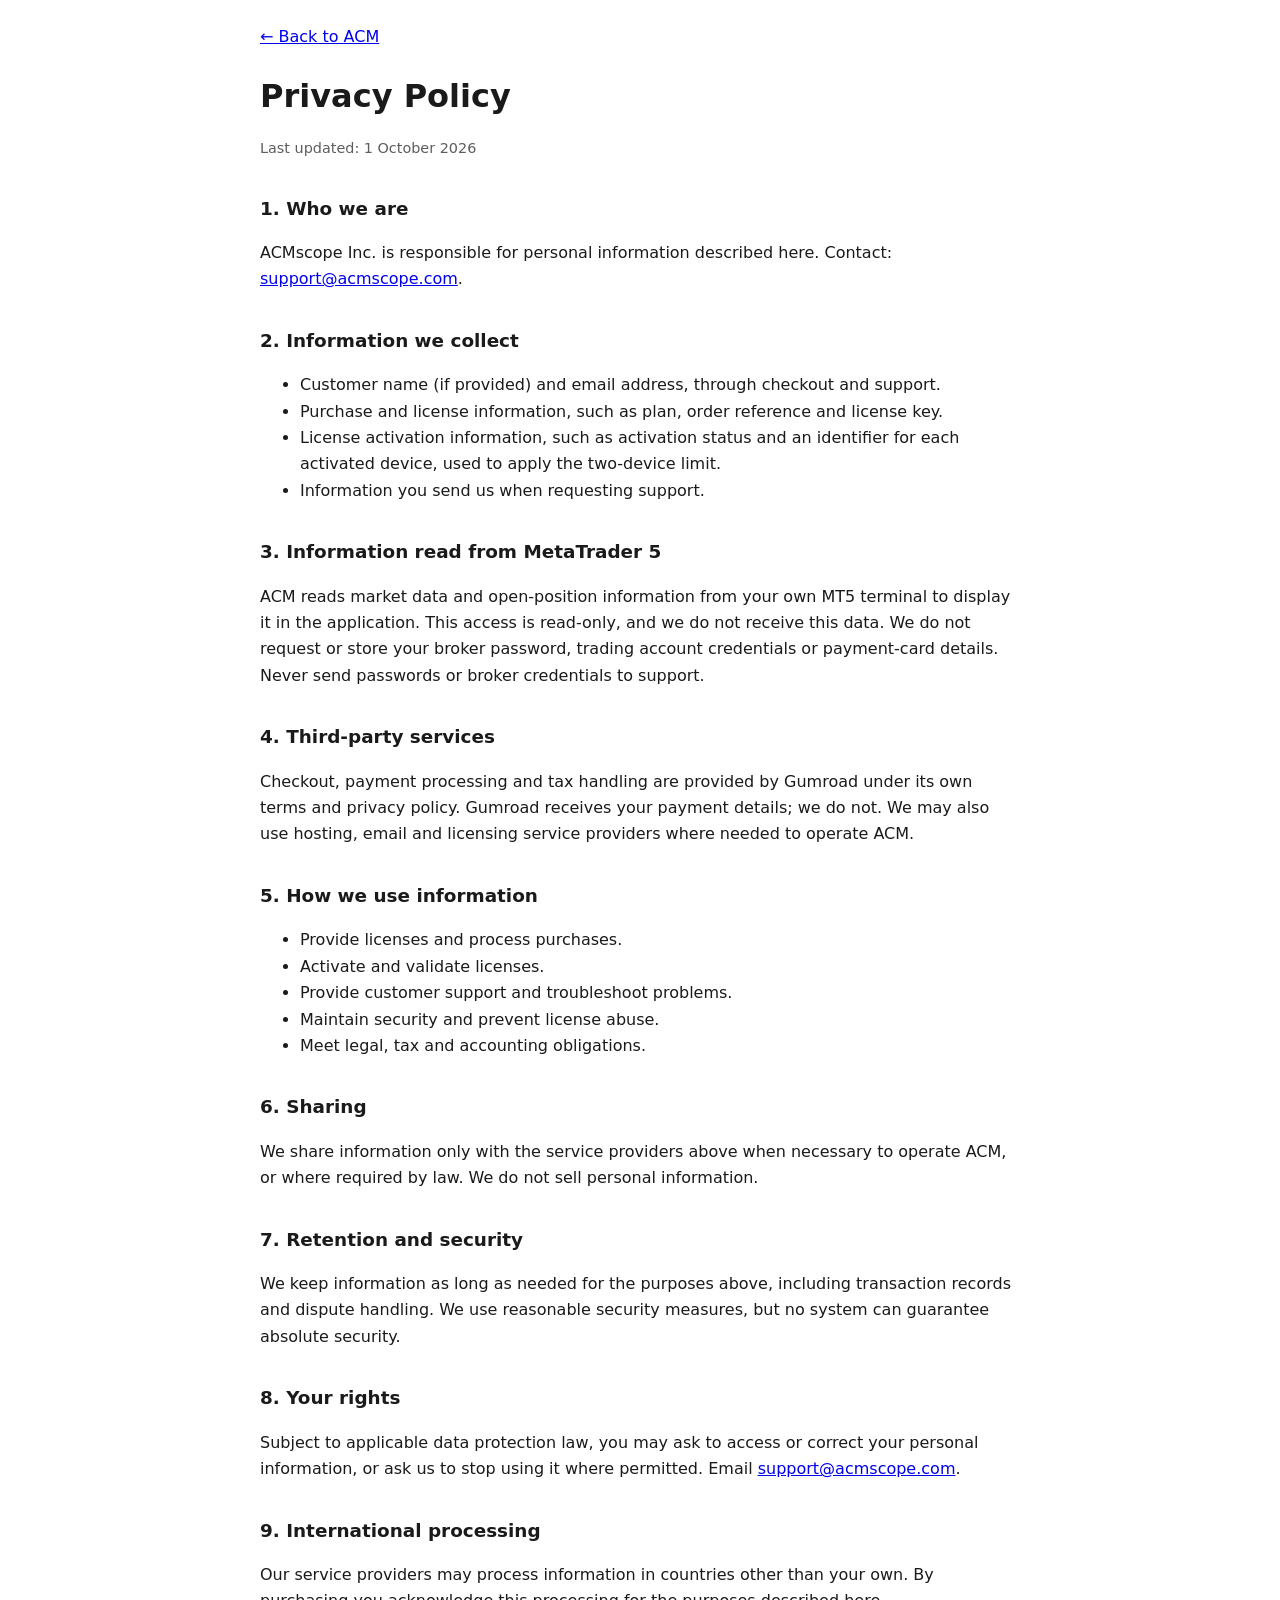
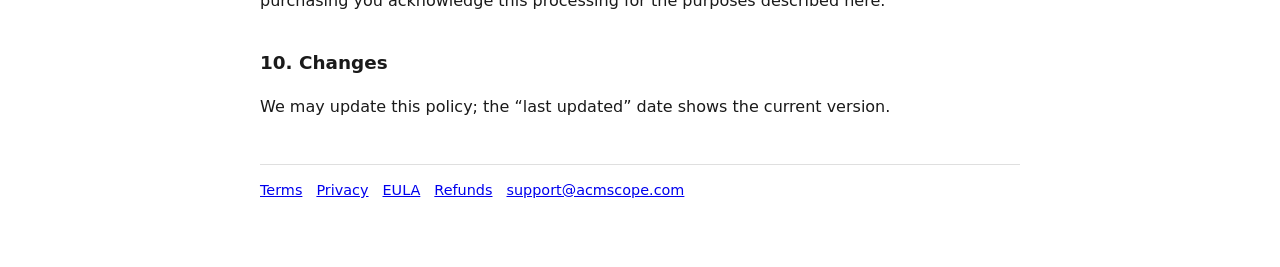
<file: privacy.html>
<!DOCTYPE html>
<html lang="en"><head><meta charset="utf-8"><meta name="viewport" content="width=device-width,initial-scale=1">
<title>Privacy Policy — ACM</title><link rel="canonical" href="https://acmscope.com/privacy.html">
<style>body{font:16px/1.65 system-ui,-apple-system,Segoe UI,Roboto,sans-serif;margin:0;background:#fff;color:#1a1a1a}
@media(prefers-color-scheme:dark){body{background:#101215;color:#e6e6e6}a{color:#7ab7ff}}
main{max-width:760px;margin:0 auto;padding:24px 20px 64px}h1{margin:.6em 0 .2em}h2{margin-top:1.8em;font-size:1.15em}
.meta{opacity:.7;font-size:.9em}footer{border-top:1px solid #8884;margin-top:3em;padding-top:1em;font-size:.9em}footer a{margin-right:14px}</style></head><body><main>
<a href="https://acmscope.com/">← Back to ACM</a>
<h1>Privacy Policy</h1><p class="meta">Last updated: 1 October 2026</p>
<h2>1. Who we are</h2>
<p>ACMscope Inc. is responsible for personal information described here. Contact: <a href="mailto:support@acmscope.com">support@acmscope.com</a>.</p>
<h2>2. Information we collect</h2>
<ul><li>Customer name (if provided) and email address, through checkout and support.</li><li>Purchase and license information, such as plan, order reference and license key.</li><li>License activation information, such as activation status and an identifier for each activated device, used to apply the two-device limit.</li><li>Information you send us when requesting support.</li></ul>
<h2>3. Information read from MetaTrader 5</h2>
<p>ACM reads market data and open-position information from your own MT5 terminal to display it in the application. This access is read-only, and we do not receive this data. We do not request or store your broker password, trading account credentials or payment-card details. Never send passwords or broker credentials to support.</p>
<h2>4. Third-party services</h2>
<p>Checkout, payment processing and tax handling are provided by Gumroad under its own terms and privacy policy. Gumroad receives your payment details; we do not. We may also use hosting, email and licensing service providers where needed to operate ACM.</p>
<h2>5. How we use information</h2>
<ul><li>Provide licenses and process purchases.</li><li>Activate and validate licenses.</li><li>Provide customer support and troubleshoot problems.</li><li>Maintain security and prevent license abuse.</li><li>Meet legal, tax and accounting obligations.</li></ul>
<h2>6. Sharing</h2>
<p>We share information only with the service providers above when necessary to operate ACM, or where required by law. We do not sell personal information.</p>
<h2>7. Retention and security</h2>
<p>We keep information as long as needed for the purposes above, including transaction records and dispute handling. We use reasonable security measures, but no system can guarantee absolute security.</p>
<h2>8. Your rights</h2>
<p>Subject to applicable data protection law, you may ask to access or correct your personal information, or ask us to stop using it where permitted. Email <a href="mailto:support@acmscope.com">support@acmscope.com</a>.</p>
<h2>9. International processing</h2>
<p>Our service providers may process information in countries other than your own. By purchasing you acknowledge this processing for the purposes described here.</p>
<h2>10. Changes</h2>
<p>We may update this policy; the “last updated” date shows the current version.</p>
<footer><a href="https://acmscope.com/terms.html">Terms</a><a href="https://acmscope.com/privacy.html">Privacy</a><a href="https://acmscope.com/eula.html">EULA</a><a href="https://acmscope.com/refunds.html">Refunds</a><a href="mailto:support@acmscope.com">support@acmscope.com</a></footer>
</main></body></html>
</file>
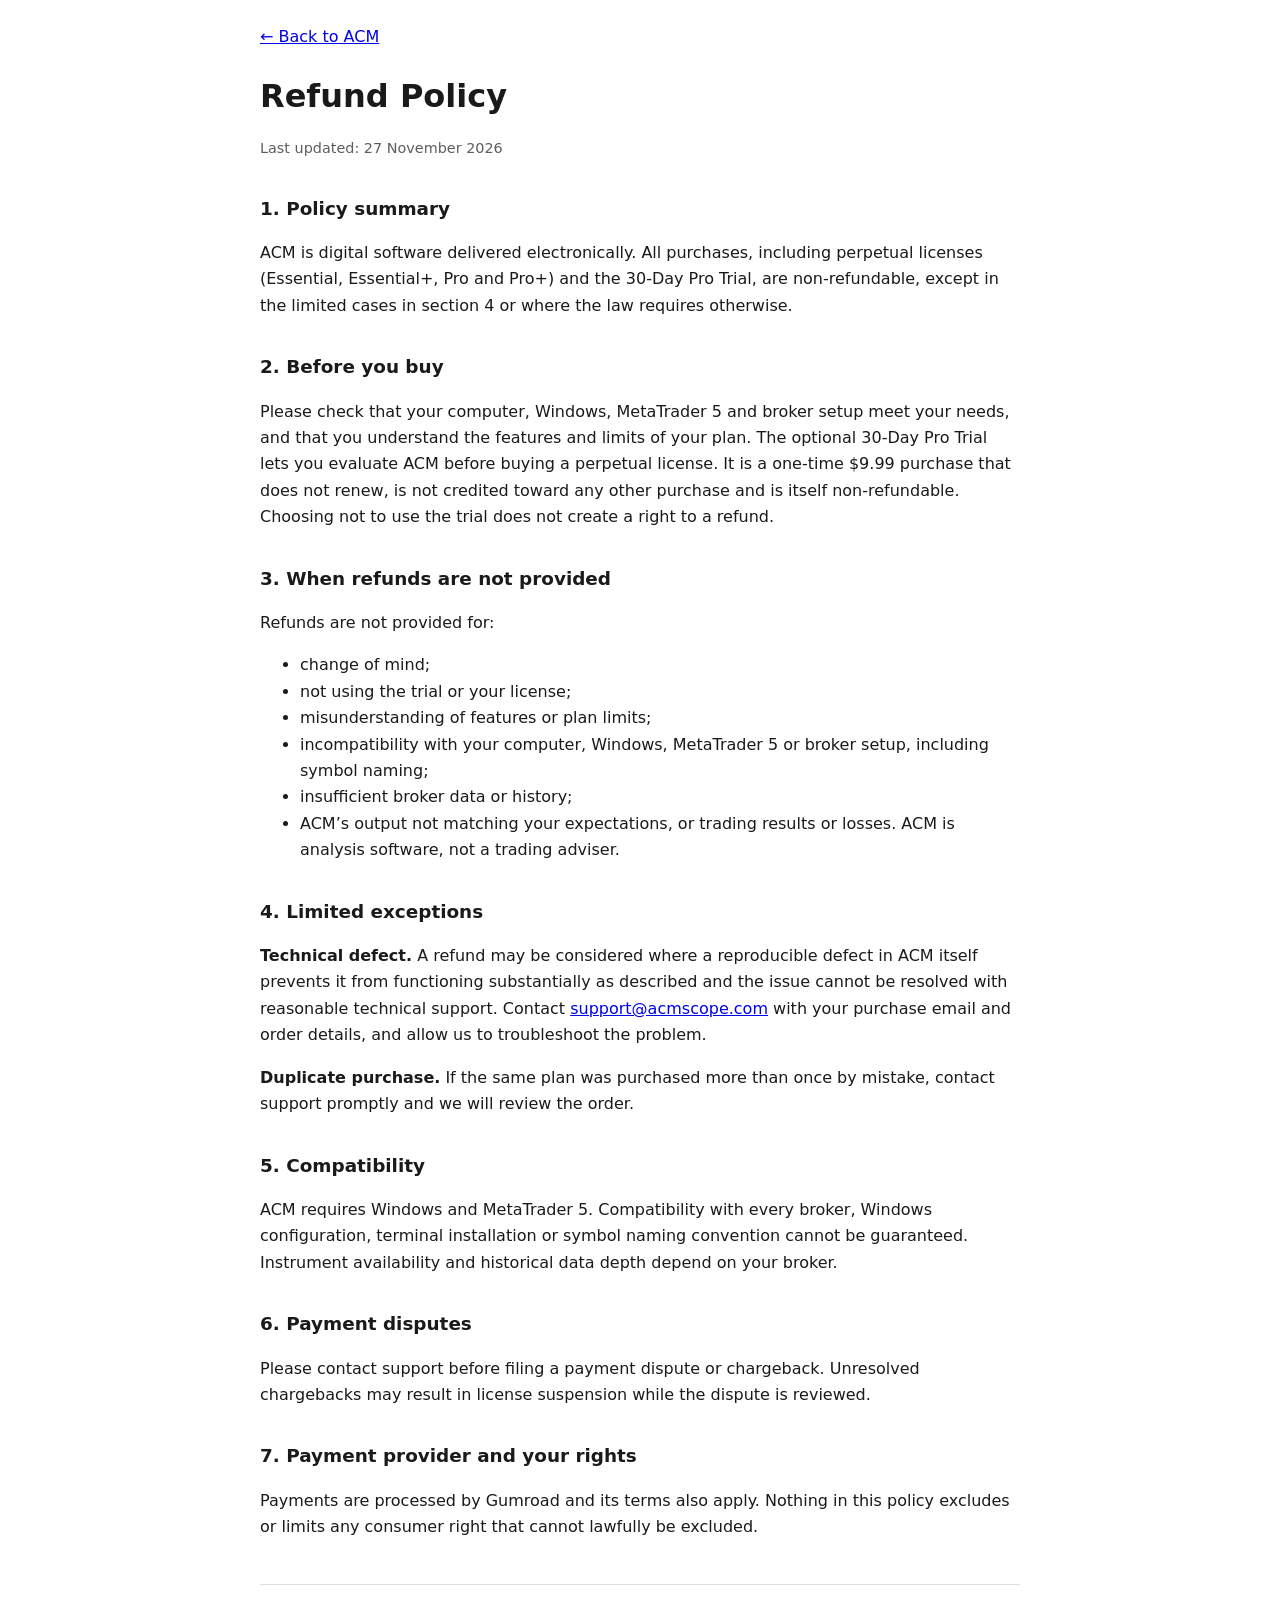
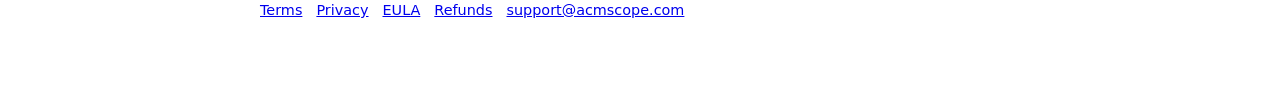
<file: refunds.html>
<!DOCTYPE html>
<html lang="en"><head><meta charset="utf-8"><meta name="viewport" content="width=device-width,initial-scale=1">
<title>Refund Policy — ACM</title><link rel="canonical" href="https://acmscope.com/refunds.html">
<style>body{font:16px/1.65 system-ui,-apple-system,Segoe UI,Roboto,sans-serif;margin:0;background:#fff;color:#1a1a1a}
@media(prefers-color-scheme:dark){body{background:#101215;color:#e6e6e6}a{color:#7ab7ff}}
main{max-width:760px;margin:0 auto;padding:24px 20px 64px}h1{margin:.6em 0 .2em}h2{margin-top:1.8em;font-size:1.15em}
.meta{opacity:.7;font-size:.9em}footer{border-top:1px solid #8884;margin-top:3em;padding-top:1em;font-size:.9em}footer a{margin-right:14px}</style></head><body><main>
<a href="https://acmscope.com/">← Back to ACM</a>
<h1>Refund Policy</h1><p class="meta">Last updated: 27 November 2026</p>
<h2>1. Policy summary</h2>
<p>ACM is digital software delivered electronically. All purchases, including perpetual licenses (Essential, Essential+, Pro and Pro+) and the 30-Day Pro Trial, are non-refundable, except in the limited cases in section 4 or where the law requires otherwise.</p>
<h2>2. Before you buy</h2>
<p>Please check that your computer, Windows, MetaTrader 5 and broker setup meet your needs, and that you understand the features and limits of your plan. The optional 30-Day Pro Trial lets you evaluate ACM before buying a perpetual license. It is a one-time $9.99 purchase that does not renew, is not credited toward any other purchase and is itself non-refundable. Choosing not to use the trial does not create a right to a refund.</p>
<h2>3. When refunds are not provided</h2>
<p>Refunds are not provided for:</p>
<ul>
<li>change of mind;</li>
<li>not using the trial or your license;</li>
<li>misunderstanding of features or plan limits;</li>
<li>incompatibility with your computer, Windows, MetaTrader 5 or broker setup, including symbol naming;</li>
<li>insufficient broker data or history;</li>
<li>ACM’s output not matching your expectations, or trading results or losses. ACM is analysis software, not a trading adviser.</li>
</ul>
<h2>4. Limited exceptions</h2>
<p><b>Technical defect.</b> A refund may be considered where a reproducible defect in ACM itself prevents it from functioning substantially as described and the issue cannot be resolved with reasonable technical support. Contact <a href="mailto:support@acmscope.com">support@acmscope.com</a> with your purchase email and order details, and allow us to troubleshoot the problem.</p>
<p><b>Duplicate purchase.</b> If the same plan was purchased more than once by mistake, contact support promptly and we will review the order.</p>
<h2>5. Compatibility</h2>
<p>ACM requires Windows and MetaTrader 5. Compatibility with every broker, Windows configuration, terminal installation or symbol naming convention cannot be guaranteed. Instrument availability and historical data depth depend on your broker.</p>
<h2>6. Payment disputes</h2>
<p>Please contact support before filing a payment dispute or chargeback. Unresolved chargebacks may result in license suspension while the dispute is reviewed.</p>
<h2>7. Payment provider and your rights</h2>
<p>Payments are processed by Gumroad and its terms also apply. Nothing in this policy excludes or limits any consumer right that cannot lawfully be excluded.</p>
<footer><a href="https://acmscope.com/terms.html">Terms</a><a href="https://acmscope.com/privacy.html">Privacy</a><a href="https://acmscope.com/eula.html">EULA</a><a href="https://acmscope.com/refunds.html">Refunds</a><a href="mailto:support@acmscope.com">support@acmscope.com</a></footer>
</main></body></html>
</file>
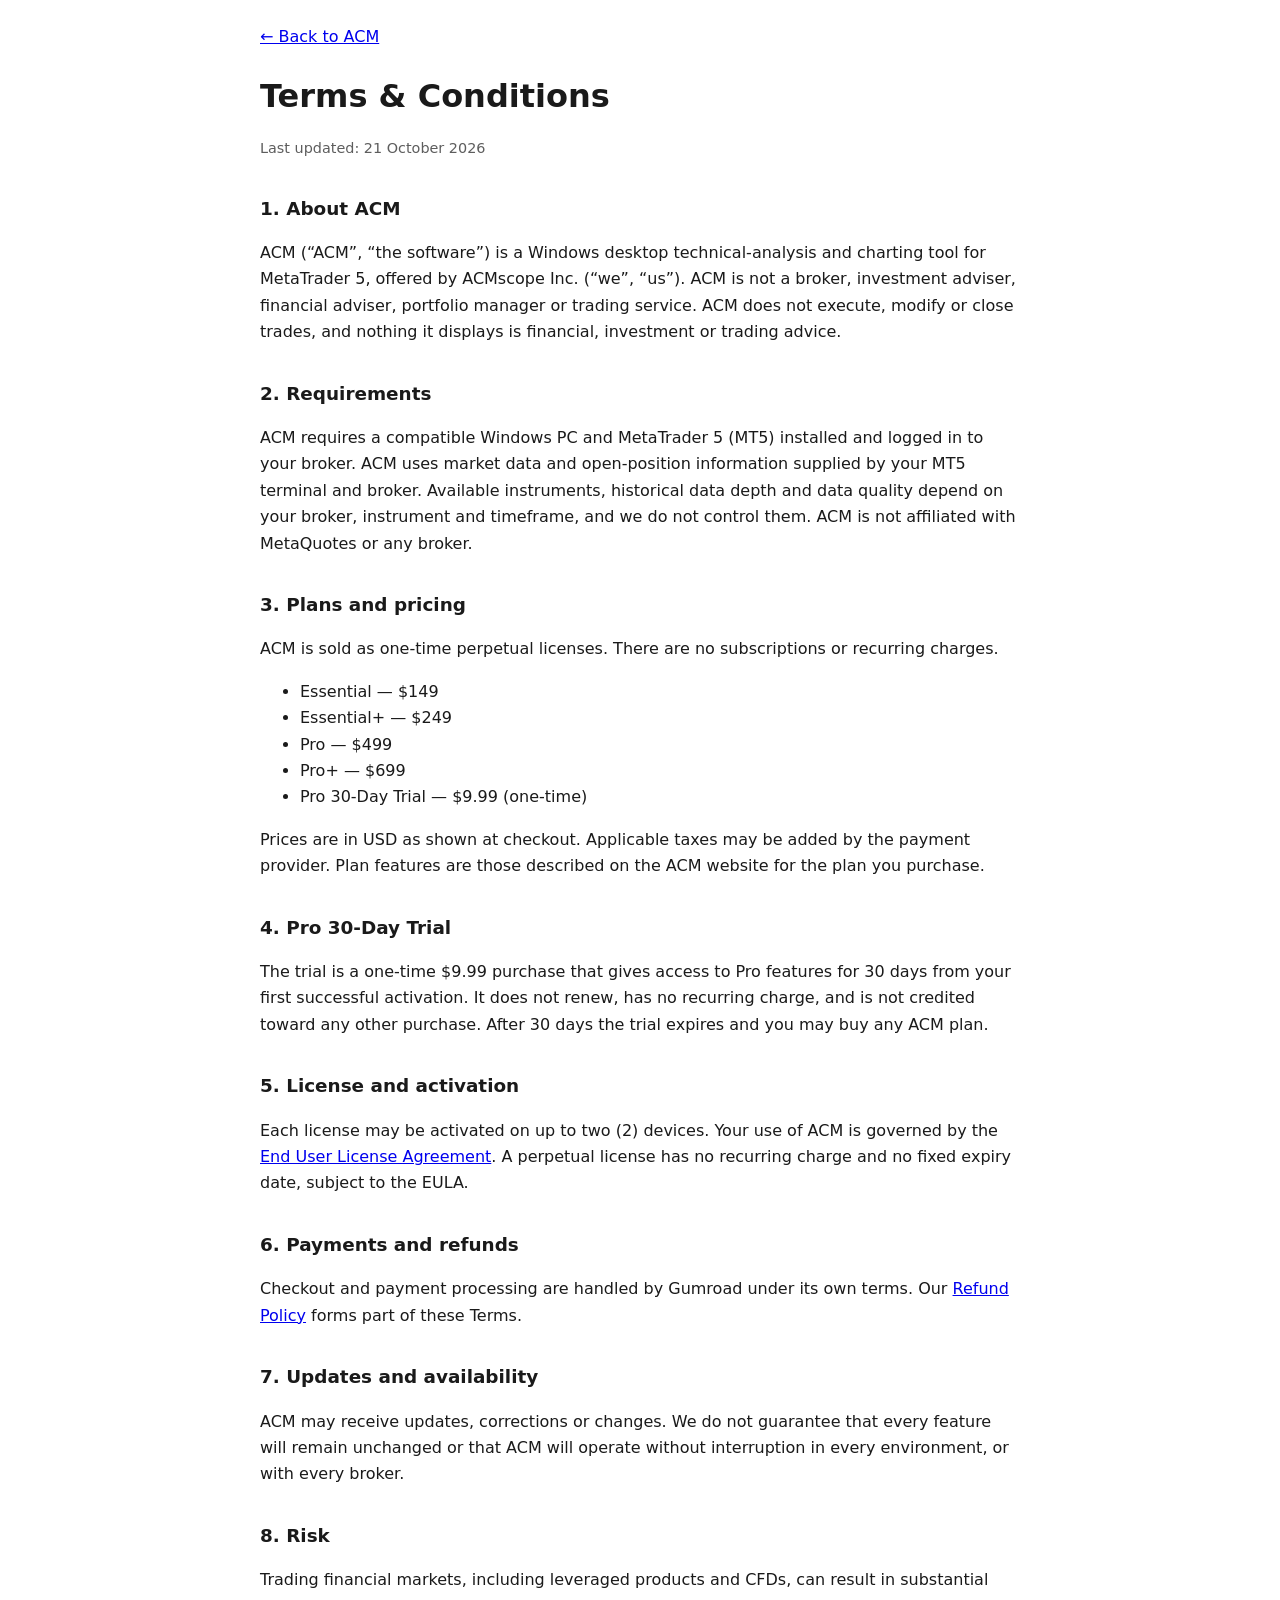
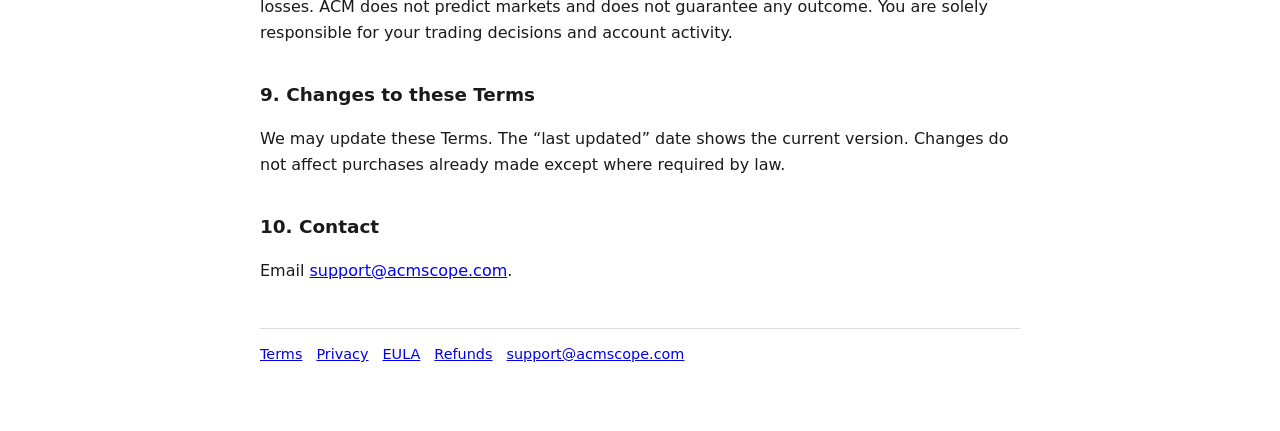
<file: terms.html>
<!DOCTYPE html>
<html lang="en"><head><meta charset="utf-8"><meta name="viewport" content="width=device-width,initial-scale=1">
<title>Terms &amp; Conditions — ACM</title><link rel="canonical" href="https://acmscope.com/terms.html">
<style>body{font:16px/1.65 system-ui,-apple-system,Segoe UI,Roboto,sans-serif;margin:0;background:#fff;color:#1a1a1a}
@media(prefers-color-scheme:dark){body{background:#101215;color:#e6e6e6}a{color:#7ab7ff}}
main{max-width:760px;margin:0 auto;padding:24px 20px 64px}h1{margin:.6em 0 .2em}h2{margin-top:1.8em;font-size:1.15em}
.meta{opacity:.7;font-size:.9em}footer{border-top:1px solid #8884;margin-top:3em;padding-top:1em;font-size:.9em}footer a{margin-right:14px}</style></head><body><main>
<a href="https://acmscope.com/">← Back to ACM</a>
<h1>Terms &amp; Conditions</h1><p class="meta">Last updated: 21 October 2026</p>
<h2>1. About ACM</h2>
<p>ACM (“ACM”, “the software”) is a Windows desktop technical-analysis and charting tool for MetaTrader 5, offered by ACMscope Inc. (“we”, “us”). ACM is not a broker, investment adviser, financial adviser, portfolio manager or trading service. ACM does not execute, modify or close trades, and nothing it displays is financial, investment or trading advice.</p>
<h2>2. Requirements</h2>
<p>ACM requires a compatible Windows PC and MetaTrader 5 (MT5) installed and logged in to your broker. ACM uses market data and open-position information supplied by your MT5 terminal and broker. Available instruments, historical data depth and data quality depend on your broker, instrument and timeframe, and we do not control them. ACM is not affiliated with MetaQuotes or any broker.</p>
<h2>3. Plans and pricing</h2>
<p>ACM is sold as one-time perpetual licenses. There are no subscriptions or recurring charges.</p><ul><li>Essential — $149</li><li>Essential+ — $249</li><li>Pro — $499</li><li>Pro+ — $699</li><li>Pro 30-Day Trial — $9.99 (one-time)</li></ul><p>Prices are in USD as shown at checkout. Applicable taxes may be added by the payment provider. Plan features are those described on the ACM website for the plan you purchase.</p>
<h2>4. Pro 30-Day Trial</h2>
<p>The trial is a one-time $9.99 purchase that gives access to Pro features for 30 days from your first successful activation. It does not renew, has no recurring charge, and is not credited toward any other purchase. After 30 days the trial expires and you may buy any ACM plan.</p>
<h2>5. License and activation</h2>
<p>Each license may be activated on up to two (2) devices. Your use of ACM is governed by the <a href="https://acmscope.com/eula.html">End User License Agreement</a>. A perpetual license has no recurring charge and no fixed expiry date, subject to the EULA.</p>
<h2>6. Payments and refunds</h2>
<p>Checkout and payment processing are handled by Gumroad under its own terms. Our <a href="https://acmscope.com/refunds.html">Refund Policy</a> forms part of these Terms.</p>
<h2>7. Updates and availability</h2>
<p>ACM may receive updates, corrections or changes. We do not guarantee that every feature will remain unchanged or that ACM will operate without interruption in every environment, or with every broker.</p>
<h2>8. Risk</h2>
<p>Trading financial markets, including leveraged products and CFDs, can result in substantial losses. ACM does not predict markets and does not guarantee any outcome. You are solely responsible for your trading decisions and account activity.</p>
<h2>9. Changes to these Terms</h2>
<p>We may update these Terms. The “last updated” date shows the current version. Changes do not affect purchases already made except where required by law.</p>
<h2>10. Contact</h2>
<p>Email <a href="mailto:support@acmscope.com">support@acmscope.com</a>.</p>
<footer><a href="https://acmscope.com/terms.html">Terms</a><a href="https://acmscope.com/privacy.html">Privacy</a><a href="https://acmscope.com/eula.html">EULA</a><a href="https://acmscope.com/refunds.html">Refunds</a><a href="mailto:support@acmscope.com">support@acmscope.com</a></footer>
</main></body></html>
</file>
